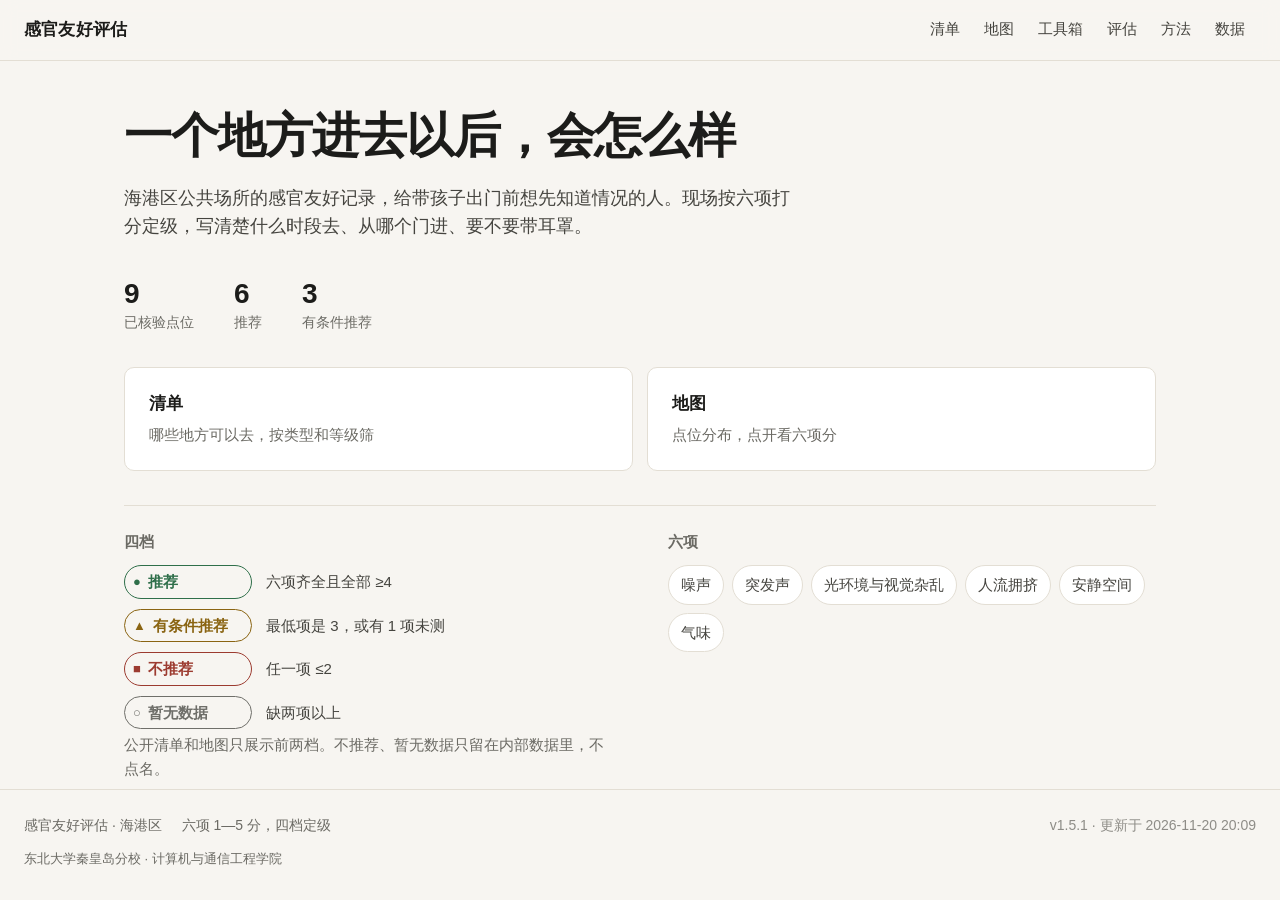
<file: index.html>
<!doctype html>
<html lang="zh-CN">
<head>
<meta charset="utf-8">
<meta name="viewport" content="width=device-width, initial-scale=1">
<title>感官友好评估 · 海港区公共环境</title>
<meta name="description" content="六项观察、四档定级，写清楚哪个时段去、从哪个门进、要不要带耳罩。">
<link rel="stylesheet" href="./assets/css/site.css?v=202611202009">
</head>
<body data-page="index">

<a class="skip" href="#main">跳到正文</a>

<header class="site-head">
  <div class="wrap head-inner">
    <a class="brand" href="./index.html?v=202611202009">感官友好评估</a>
    <nav class="nav" aria-label="主导航">
    <a href="./list.html?v=202611202009">清单</a>
    <a href="./map.html?v=202611202009">地图</a>
    <a href="./tools.html?v=202611202009">工具箱</a>
    <a href="./assess.html?v=202611202009">评估</a>
    <a href="./method.html?v=202611202009">方法</a>
    <a href="./data.html?v=202611202009">数据</a>
  </nav>
  </div>
</header>

<main id="main" class="wrap home">

  <section class="hero">
    <h1>一个地方进去以后，会怎么样</h1>
    <p class="lead">海港区公共场所的感官友好记录，给带孩子出门前想先知道情况的人。现场按六项打分定级，写清楚什么时段去、从哪个门进、要不要带耳罩。</p>
  </section>

  <ul class="stats" id="stats" hidden></ul>

  <div class="entry">
    <a href="./list.html?v=202611202009">
      <span class="entry-title">清单</span>
      <span class="entry-sub">哪些地方可以去，按类型和等级筛</span>
    </a>
    <a href="./map.html?v=202611202009">
      <span class="entry-title">地图</span>
      <span class="entry-sub">点位分布，点开看六项分</span>
    </a>
  </div>

  <div class="home-row">

    <section>
      <h2>四档</h2>
      <ul class="level-legend">
        <li><span class="badge badge-ok"><span class="glyph" aria-hidden="true">●</span>推荐</span><span>六项齐全且全部 ≥4</span></li>
        <li><span class="badge badge-warn"><span class="glyph" aria-hidden="true">▲</span>有条件推荐</span><span>最低项是 3，或有 1 项未测</span></li>
        <li><span class="badge badge-bad"><span class="glyph" aria-hidden="true">■</span>不推荐</span><span>任一项 ≤2</span></li>
        <li><span class="badge badge-none"><span class="glyph" aria-hidden="true">○</span>暂无数据</span><span>缺两项以上</span></li>
      </ul>
      <p class="hint">公开清单和地图只展示前两档。不推荐、暂无数据只留在内部数据里，不点名。</p>
    </section>

    <section>
      <h2>六项</h2>
      <ul class="dims">
        <li><a href="./method.html#dim-noise">噪声</a></li>
        <li><a href="./method.html#dim-surprise">突发声</a></li>
        <li><a href="./method.html#dim-light">光环境与视觉杂乱</a></li>
        <li><a href="./method.html#dim-crowd">人流拥挤</a></li>
        <li><a href="./method.html#dim-quiet">安静空间</a></li>
        <li><a href="./method.html#dim-smell">气味</a></li>
      </ul>
    </section>

  </div>

</main>

<footer class="site-foot">
  <div class="wrap">
    <div class="foot-inner">
      <span>感官友好评估 · 海港区</span>
      <span class="foot-note">六项 1—5 分，四档定级</span>
      <span class="foot-build" id="build"></span>
    </div>
    <p class="foot-school">东北大学秦皇岛分校 · 计算机与通信工程学院</p>
  </div>
</footer>

<script src="./data/points.js?v=202611202009"></script>
<script src="./data/demo-points.js?v=202611202009"></script>
<script src="./data/build.js?v=202611202009"></script>
<script src="./assets/js/core.js?v=202611202009"></script>
<script>
(function () {
  var list = window.SF.points();
  if (!list.length) return;

  var verified = list.filter(function (p) { return p.status === 'verified'; });
  var rec = verified.filter(function (p) { return p.level === 'recommended'; }).length;
  var cond = verified.filter(function (p) { return p.level === 'conditional'; }).length;

  var stats = document.getElementById('stats');
  stats.innerHTML =
    '<li><span class="num">' + verified.length + '</span><span class="lab">已核验点位</span></li>' +
    '<li><span class="num">' + rec + '</span><span class="lab">推荐</span></li>' +
    '<li><span class="num">' + cond + '</span><span class="lab">有条件推荐</span></li>';
  stats.hidden = false;
})();
</script>

</body>
</html>
</file>
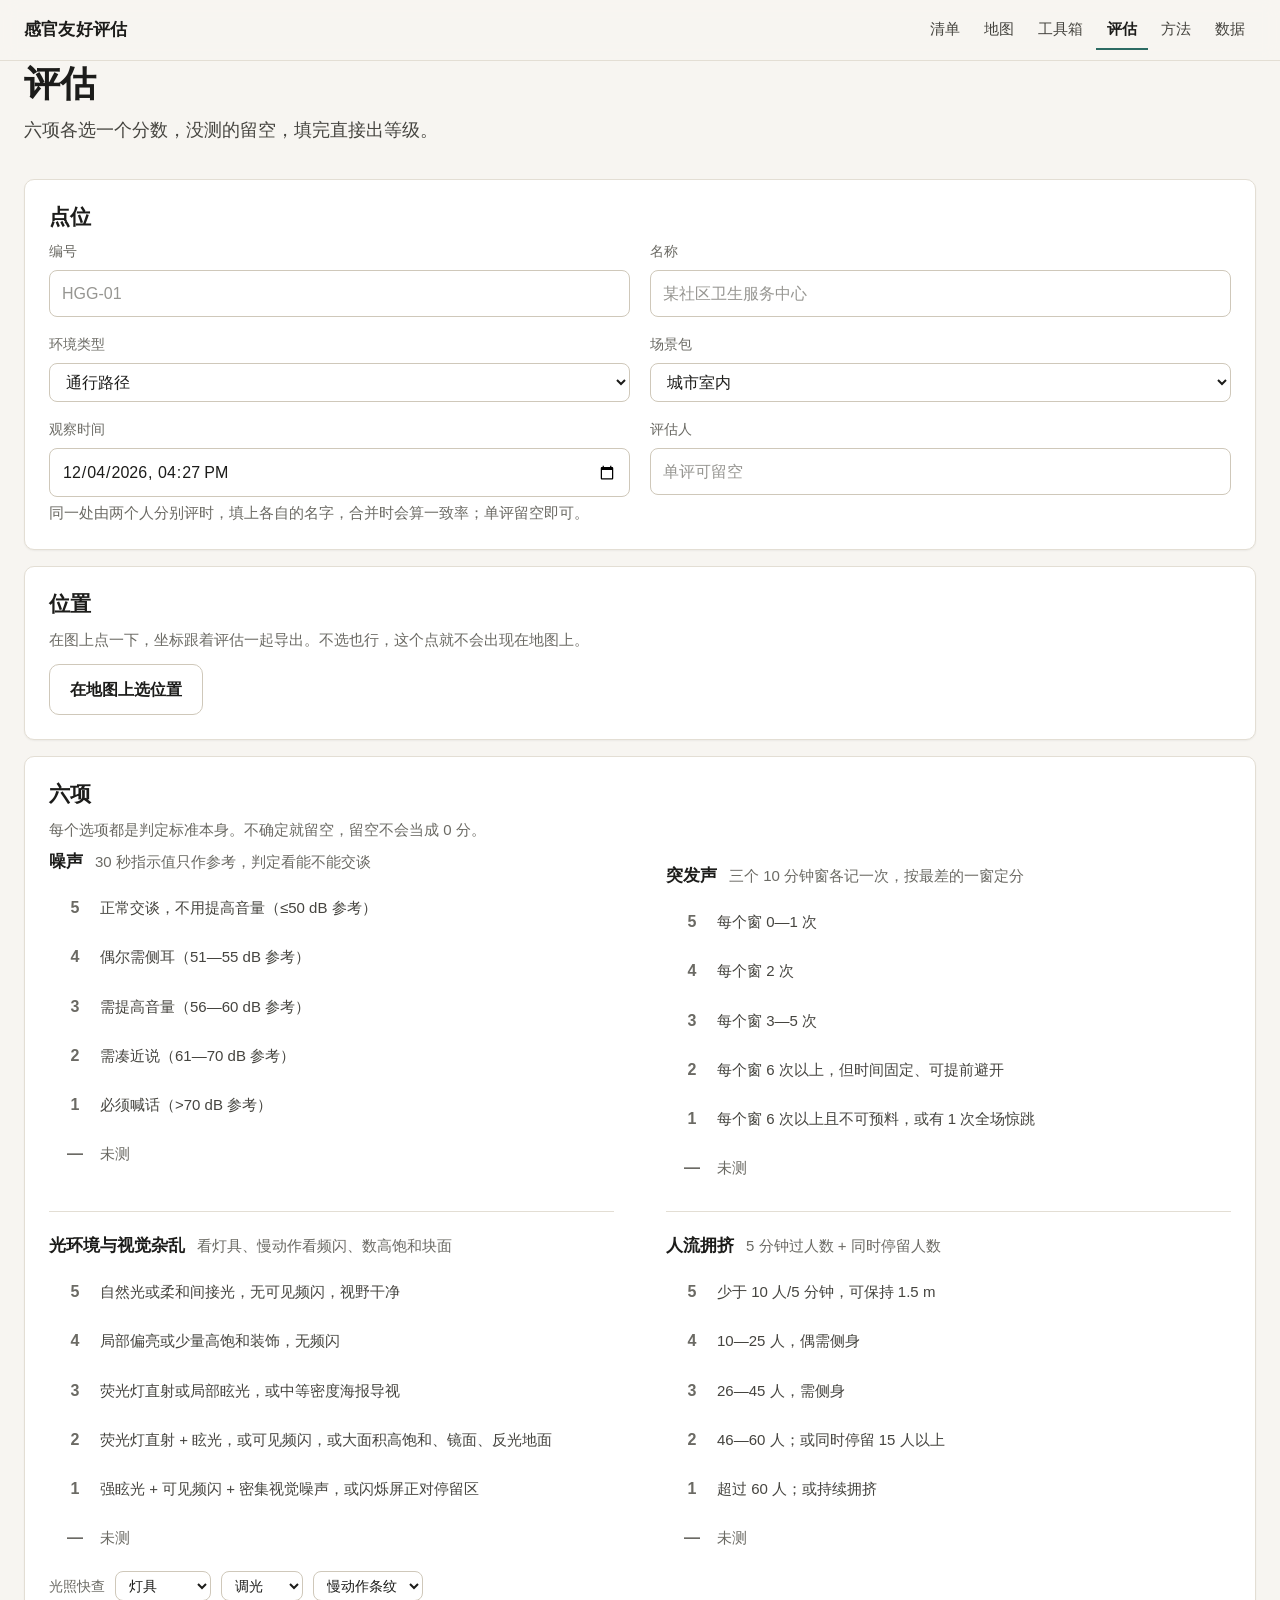
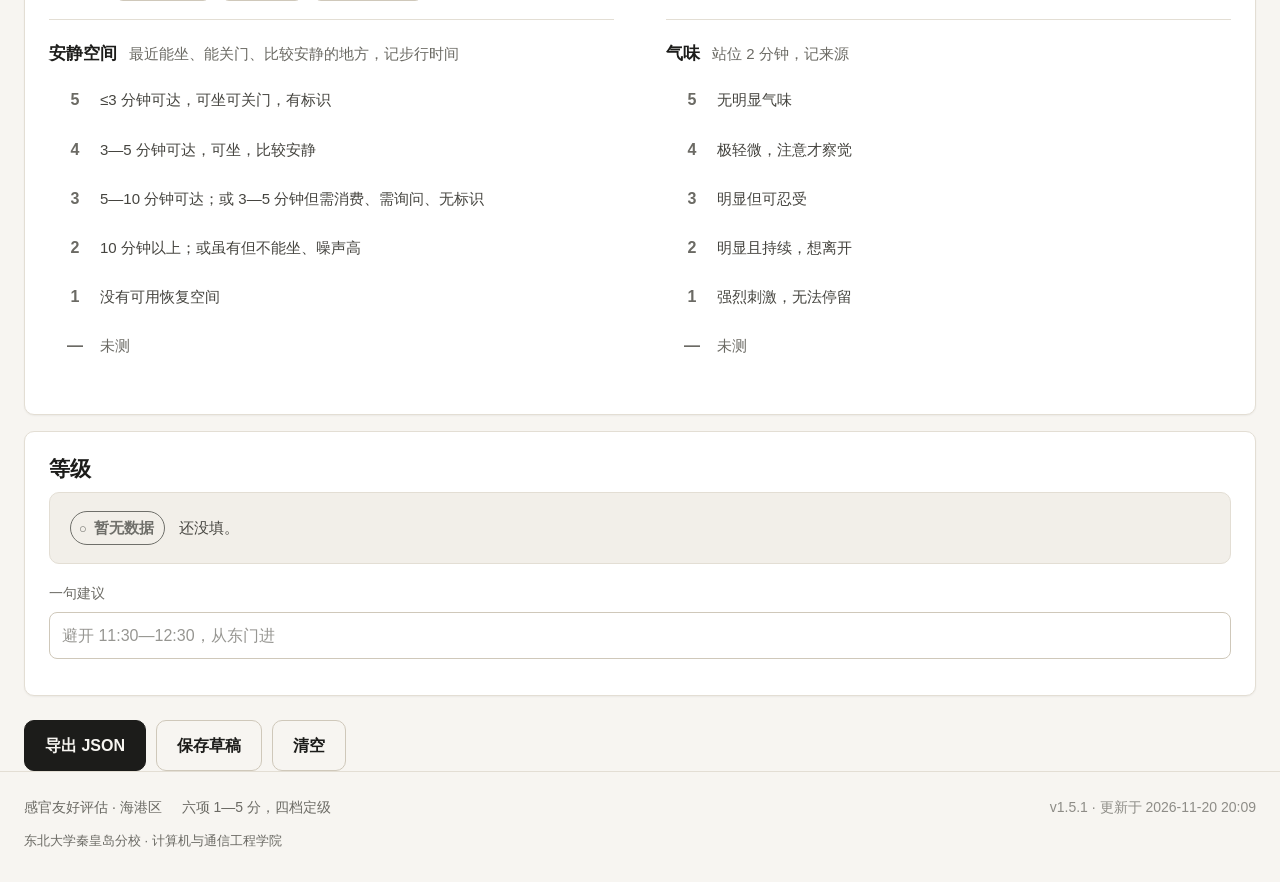
<file: assess.html>
<!doctype html>
<html lang="zh-CN">
<head>
<meta charset="utf-8">
<meta name="viewport" content="width=device-width, initial-scale=1">
<title>评估 · 感官友好评估</title>
<link rel="stylesheet" href="./assets/css/site.css?v=202611202009">
</head>
<body data-page="assess">

<a class="skip" href="#main">跳到正文</a>

<header class="site-head">
  <div class="wrap head-inner">
    <a class="brand" href="./index.html?v=202611202009">感官友好评估</a>
    <nav class="nav" aria-label="主导航">
    <a href="./list.html?v=202611202009">清单</a>
    <a href="./map.html?v=202611202009">地图</a>
    <a href="./tools.html?v=202611202009">工具箱</a>
    <a href="./assess.html?v=202611202009" aria-current="page">评估</a>
    <a href="./method.html?v=202611202009">方法</a>
    <a href="./data.html?v=202611202009">数据</a>
  </nav>
  </div>
</header>

<main id="main" class="wrap wrap-wide">

  <header class="page-head">
    <h1>评估</h1>
    <p class="lead">六项各选一个分数，没测的留空，填完直接出等级。</p>
  </header>

  <form id="form" novalidate>

    <section class="card">
      <h2>点位</h2>
      <div class="grid-2">
        <label class="field">
          <span>编号</span>
          <input name="id" list="place-list" placeholder="HGG-01" autocomplete="off">
        </label>
        <datalist id="place-list"></datalist>
        <label class="field">
          <span>名称</span>
          <input name="name" placeholder="某社区卫生服务中心" autocomplete="off">
        </label>
        <label class="field">
          <span>环境类型</span>
          <select name="envType" id="envType"></select>
        </label>
        <label class="field">
          <span>场景包</span>
          <select name="scenario" id="scenario"></select>
        </label>
        <label class="field">
          <span>观察时间</span>
          <input type="datetime-local" name="observedAt">
        </label>
        <label class="field">
          <span>评估人</span>
          <input name="rater" placeholder="单评可留空" autocomplete="off">
        </label>
      </div>
      <p class="hint">同一处由两个人分别评时，填上各自的名字，合并时会算一致率；单评留空即可。</p>
    </section>

    <section class="card">
      <h2>位置</h2>
      <p class="hint">在图上点一下，坐标跟着评估一起导出。不选也行，这个点就不会出现在地图上。</p>
      <div class="actions" style="margin-top:12px">
        <button type="button" class="btn btn-ghost" id="pick-open">在地图上选位置</button>
      </div>
      <div id="pick-wrap" hidden style="margin-top:14px">
        <div id="picker" class="picker"></div>
        <p class="hint" id="pick-val">坐标：未选</p>
        <div class="grid-2" style="margin-top:12px">
          <label class="field">
            <span>x</span>
            <input id="pick-x" type="number" inputmode="numeric" placeholder="412" autocomplete="off">
          </label>
          <label class="field">
            <span>y</span>
            <input id="pick-y" type="number" inputmode="numeric" placeholder="236" autocomplete="off">
          </label>
        </div>
        <p class="hint">地图加载不出来时，直接填 x / y 也可以。</p>
        <p class="hint">底图 © <a href="https://www.openstreetmap.org/copyright" rel="noopener">OpenStreetMap contributors</a>，ODbL 1.0。</p>
        <div class="actions" style="margin-top:10px">
          <button type="button" class="btn btn-ghost" id="pick-clear">清除位置</button>
        </div>
      </div>
    </section>

    <section class="card">
      <h2>六项</h2>
      <p class="hint">每个选项都是判定标准本身。不确定就留空，留空不会当成 0 分。</p>
      <div id="dims"></div>
    </section>

    <section class="card">
      <h2>等级</h2>
      <div class="result" id="result" aria-live="polite">
        <span class="badge badge-none"><span class="glyph" aria-hidden="true">○</span>暂无数据</span>
        <span class="result-text">还没填。</span>
      </div>
      <div id="result-bars"></div>
      <label class="field" style="margin-top:18px">
        <span>一句建议</span>
        <input name="note" placeholder="避开 11:30—12:30，从东门进" autocomplete="off">
      </label>
      <p class="hint" id="tools-note" style="margin-top:12px"></p>
    </section>

    <div class="actions">
      <button type="button" class="btn" id="export">导出 JSON</button>
      <button type="button" class="btn btn-ghost" id="save">保存草稿</button>
      <button type="button" class="btn btn-ghost" id="clear">清空</button>
    </div>

  </form>

</main>

<footer class="site-foot">
  <div class="wrap">
    <div class="foot-inner">
      <span>感官友好评估 · 海港区</span>
      <span class="foot-note">六项 1—5 分，四档定级</span>
      <span class="foot-build" id="build"></span>
    </div>
    <p class="foot-school">东北大学秦皇岛分校 · 计算机与通信工程学院</p>
  </div>
</footer>

<script src="./data/points.js?v=202611202009"></script>
<script src="./data/demo-points.js?v=202611202009"></script>
<script src="./data/places.js?v=202611202009"></script>
<script src="./data/landmarks.js?v=202611202009"></script>
<script src="./data/labels.js?v=202611202009"></script>
<script src="./data/labels-detail.js?v=202611202009"></script>
<script src="./data/build.js?v=202611202009"></script>
<script src="./assets/js/core.js?v=202611202009"></script>
<script src="./assets/js/maplabels.js?v=202611202009"></script>
<script src="./assets/js/picker.js?v=202611202009"></script>
<script src="./assets/js/assess.js?v=202611202009"></script>

</body>
</html>
</file>
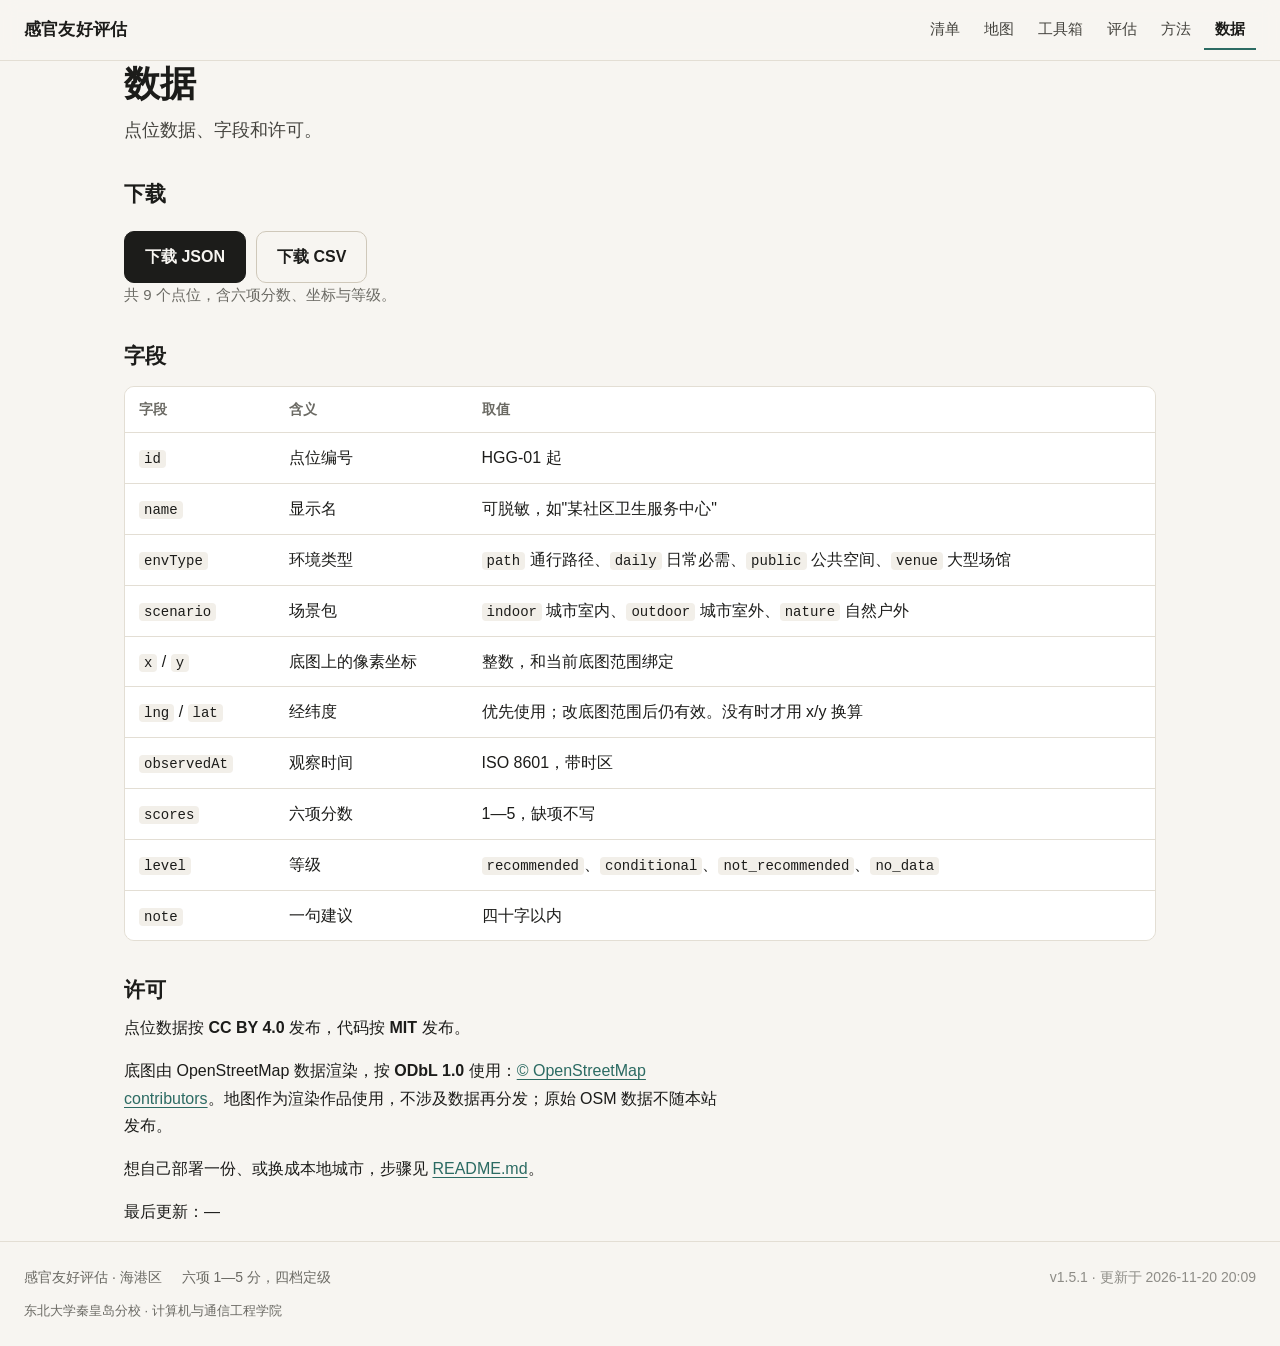
<file: data.html>
<!doctype html>
<html lang="zh-CN">
<head>
<meta charset="utf-8">
<meta name="viewport" content="width=device-width, initial-scale=1">
<title>数据 · 感官友好评估</title>
<link rel="stylesheet" href="./assets/css/site.css?v=202611202009">
</head>
<body data-page="data">

<a class="skip" href="#main">跳到正文</a>

<header class="site-head">
  <div class="wrap head-inner">
    <a class="brand" href="./index.html?v=202611202009">感官友好评估</a>
    <nav class="nav" aria-label="主导航">
    <a href="./list.html?v=202611202009">清单</a>
    <a href="./map.html?v=202611202009">地图</a>
    <a href="./tools.html?v=202611202009">工具箱</a>
    <a href="./assess.html?v=202611202009">评估</a>
    <a href="./method.html?v=202611202009">方法</a>
    <a href="./data.html?v=202611202009" aria-current="page">数据</a>
  </nav>
  </div>
</header>

<main id="main" class="wrap">

  <header class="page-head">
    <h1>数据</h1>
    <p class="lead">点位数据、字段和许可。</p>
  </header>

  <h2>下载</h2>
  <div class="prose">
    <p id="dl-empty">还没有公开点位，暂时没有可下载的数据。</p>
    <div class="actions" id="dl-actions" hidden>
      <button type="button" class="btn" id="dl-json">下载 JSON</button>
      <button type="button" class="btn btn-ghost" id="dl-csv">下载 CSV</button>
    </div>
    <p class="hint" id="dl-count"></p>
  </div>

  <h2>字段</h2>
  <div class="table-scroll">
    <table>
      <thead>
        <tr><th>字段</th><th>含义</th><th>取值</th></tr>
      </thead>
      <tbody>
        <tr><td><code>id</code></td><td>点位编号</td><td>HGG-01 起</td></tr>
        <tr><td><code>name</code></td><td>显示名</td><td>可脱敏，如"某社区卫生服务中心"</td></tr>
        <tr><td><code>envType</code></td><td>环境类型</td><td><code>path</code> 通行路径、<code>daily</code> 日常必需、<code>public</code> 公共空间、<code>venue</code> 大型场馆</td></tr>
        <tr><td><code>scenario</code></td><td>场景包</td><td><code>indoor</code> 城市室内、<code>outdoor</code> 城市室外、<code>nature</code> 自然户外</td></tr>
        <tr><td><code>x</code> / <code>y</code></td><td>底图上的像素坐标</td><td>整数，和当前底图范围绑定</td></tr>
        <tr><td><code>lng</code> / <code>lat</code></td><td>经纬度</td><td>优先使用；改底图范围后仍有效。没有时才用 x/y 换算</td></tr>
        <tr><td><code>observedAt</code></td><td>观察时间</td><td>ISO 8601，带时区</td></tr>
        <tr><td><code>scores</code></td><td>六项分数</td><td>1—5，缺项不写</td></tr>
        <tr><td><code>level</code></td><td>等级</td><td><code>recommended</code>、<code>conditional</code>、<code>not_recommended</code>、<code>no_data</code></td></tr>
        <tr><td><code>note</code></td><td>一句建议</td><td>四十字以内</td></tr>
      </tbody>
    </table>
  </div>

  <h2>许可</h2>
  <div class="prose">
    <p>点位数据按 <strong>CC BY 4.0</strong> 发布，代码按 <strong>MIT</strong> 发布。</p>
    <p>底图由 OpenStreetMap 数据渲染，按 <strong>ODbL 1.0</strong> 使用：<a href="https://www.openstreetmap.org/copyright" rel="noopener">© OpenStreetMap contributors</a>。地图作为渲染作品使用，不涉及数据再分发；原始 OSM 数据不随本站发布。</p>
    <p>想自己部署一份、或换成本地城市，步骤见 <a href="./README.md">README.md</a>。</p>
    <p>最后更新：—</p>
  </div>

</main>

<footer class="site-foot">
  <div class="wrap">
    <div class="foot-inner">
      <span>感官友好评估 · 海港区</span>
      <span class="foot-note">六项 1—5 分，四档定级</span>
      <span class="foot-build" id="build"></span>
    </div>
    <p class="foot-school">东北大学秦皇岛分校 · 计算机与通信工程学院</p>
  </div>
</footer>

<script src="./data/points.js?v=202611202009"></script>
<script src="./data/demo-points.js?v=202611202009"></script>
<script src="./data/build.js?v=202611202009"></script>
<script src="./assets/js/core.js?v=202611202009"></script>
<script>
(function () {
  var pts = window.SF.points();
  if (!pts.length) return;

  document.getElementById('dl-empty').hidden = true;
  document.getElementById('dl-actions').hidden = false;
  document.getElementById('dl-count').textContent = '共 ' + pts.length + ' 个点位，含六项分数、坐标与等级。';

  function save(name, text, type) {
    var blob = new Blob([text], { type: type });
    var a = document.createElement('a');
    a.href = URL.createObjectURL(blob);
    a.download = name;
    document.body.appendChild(a);
    a.click();
    a.remove();
    setTimeout(function () { URL.revokeObjectURL(a.href); }, 1000);
  }

  var today = new Date().toISOString().slice(0, 10);

  document.getElementById('dl-json').addEventListener('click', function () {
    save('感官友好点位-' + today + '.json', JSON.stringify(pts, null, 2), 'application/json');
  });

  document.getElementById('dl-csv').addEventListener('click', function () {
    var dims = window.SF.DIMS.map(function (d) { return d.id; });
    var head = ['id', 'name', 'envType', 'x', 'y', 'observedAt', 'level'].concat(dims).concat(['note']);
    var rows = [head.join(',')];
    pts.forEach(function (p) {
      var line = [p.id, p.name, p.envType, p.x, p.y, p.observedAt, p.level];
      dims.forEach(function (d) { line.push(p.scores && p.scores[d] != null ? p.scores[d] : ''); });
      line.push(p.note || '');
      rows.push(line.map(function (v) {
        var s = v == null ? '' : String(v);
        return /[",\n]/.test(s) ? '"' + s.replace(/"/g, '""') + '"' : s;
      }).join(','));
    });
    save('感官友好点位-' + today + '.csv', '\uFEFF' + rows.join('\n'), 'text/csv');
  });
})();
</script>

</body>
</html>
</file>
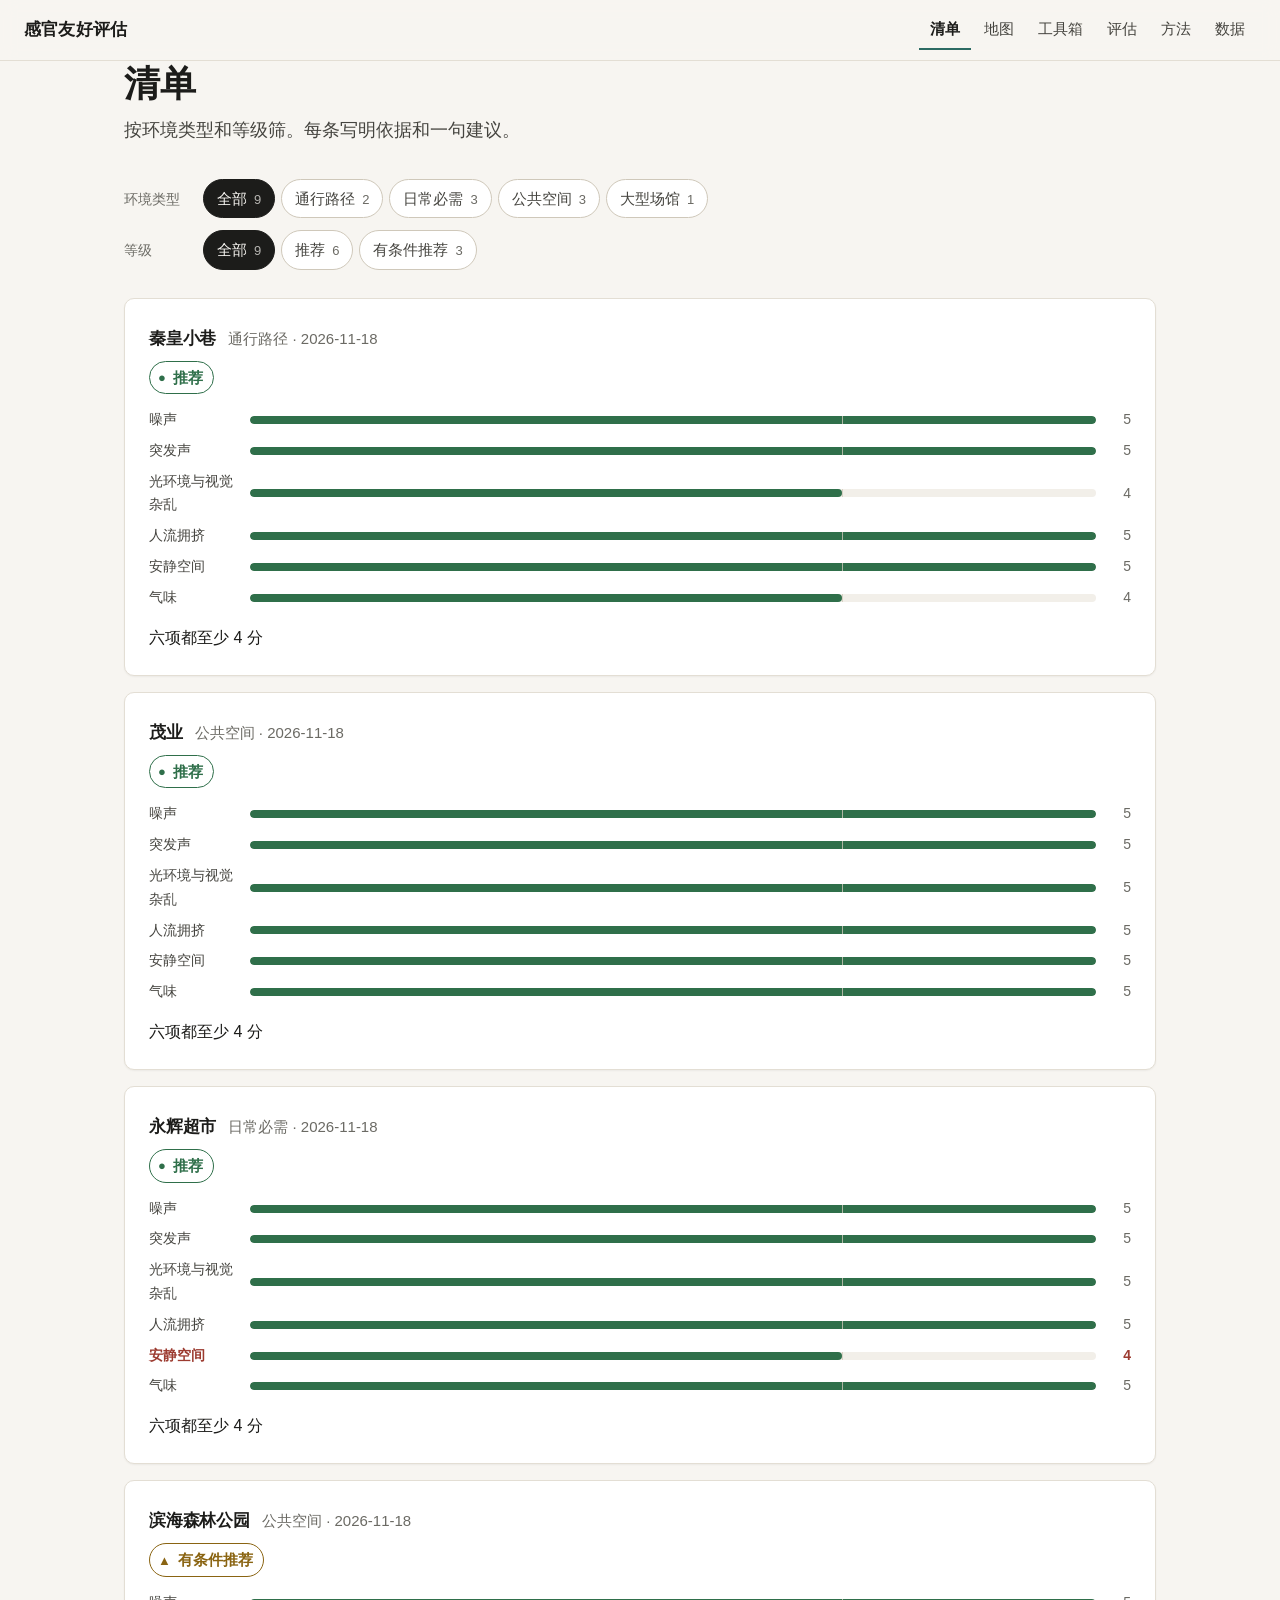
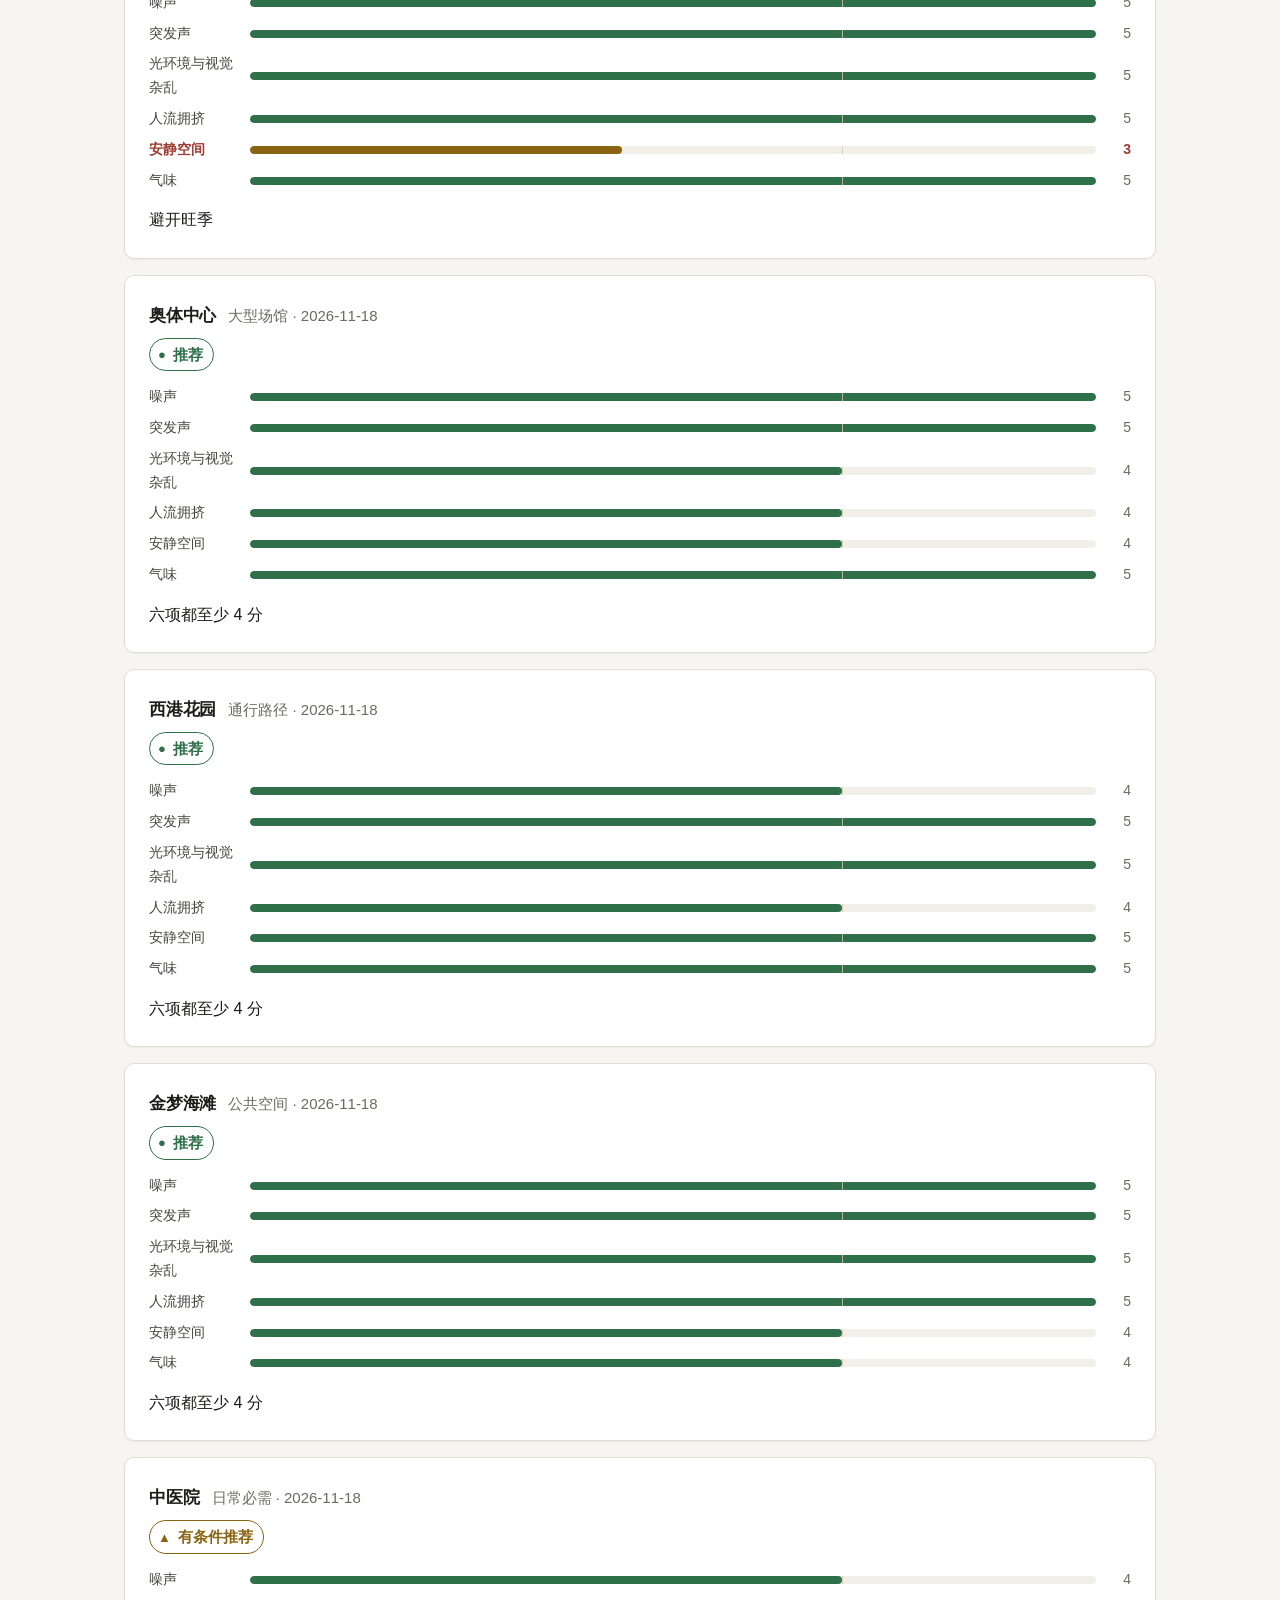
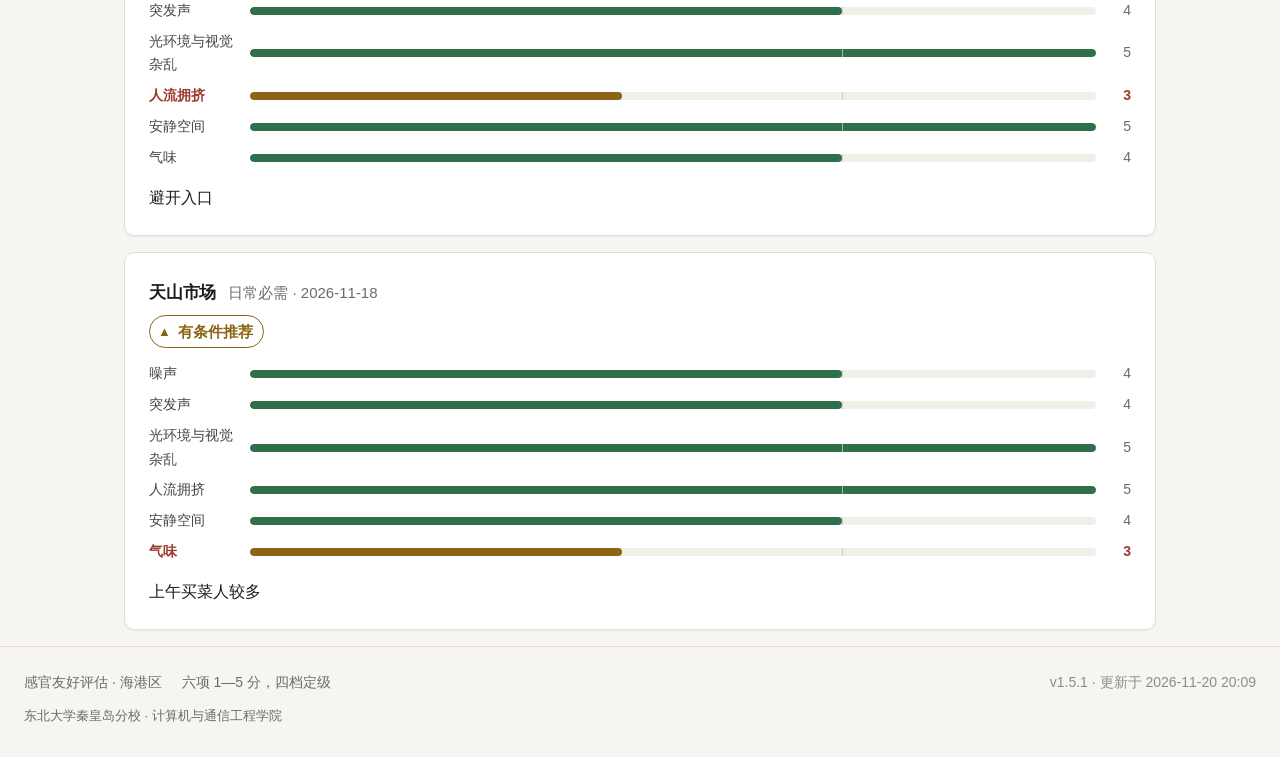
<file: list.html>
<!doctype html>
<html lang="zh-CN">
<head>
<meta charset="utf-8">
<meta name="viewport" content="width=device-width, initial-scale=1">
<title>清单 · 感官友好评估</title>
<link rel="stylesheet" href="./assets/css/site.css?v=202611202009">
</head>
<body data-page="list">

<a class="skip" href="#main">跳到正文</a>

<header class="site-head">
  <div class="wrap head-inner">
    <a class="brand" href="./index.html?v=202611202009">感官友好评估</a>
    <nav class="nav" aria-label="主导航">
    <a href="./list.html?v=202611202009" aria-current="page">清单</a>
    <a href="./map.html?v=202611202009">地图</a>
    <a href="./tools.html?v=202611202009">工具箱</a>
    <a href="./assess.html?v=202611202009">评估</a>
    <a href="./method.html?v=202611202009">方法</a>
    <a href="./data.html?v=202611202009">数据</a>
  </nav>
  </div>
</header>

<main id="main" class="wrap">

  <header class="page-head">
    <h1>清单</h1>
    <p class="lead">按环境类型和等级筛。每条写明依据和一句建议。</p>
  </header>

  <div class="filters" id="filters" hidden></div>
  <div id="results"><div class="empty">还没有点位。</div></div>

</main>

<footer class="site-foot">
  <div class="wrap">
    <div class="foot-inner">
      <span>感官友好评估 · 海港区</span>
      <span class="foot-note">六项 1—5 分，四档定级</span>
      <span class="foot-build" id="build"></span>
    </div>
    <p class="foot-school">东北大学秦皇岛分校 · 计算机与通信工程学院</p>
  </div>
</footer>

<script src="./data/points.js?v=202611202009"></script>
<script src="./data/demo-points.js?v=202611202009"></script>
<script src="./data/build.js?v=202611202009"></script>
<script src="./assets/js/core.js?v=202611202009"></script>
<script>
(function () {
  var SF = window.SF;
  // 公开页只展示"推荐 / 有条件推荐"，其余等级留在内部数据里
  var PUBLIC = { recommended: 1, conditional: 1 };
  var data = SF.points().filter(function (p) { return PUBLIC[p.level]; });
  var filters = document.getElementById('filters');
  var host = document.getElementById('results');
  var state = { envType: '', level: '' };

  var GROUPS = [
    {
      key: 'envType',
      label: '环境类型',
      options: [{ v: '', t: '全部' }].concat(SF.ENV_TYPES.map(function (t) {
        return { v: t.id, t: t.name };
      }))
    },
    {
      key: 'level',
      label: '等级',
      options: [
        { v: '', t: '全部' },
        { v: 'recommended', t: '推荐' },
        { v: 'conditional', t: '有条件推荐' }
      ]
    }
  ];

  function card(p) {
    var lv = SF.LEVELS[p.level] || SF.LEVELS.no_data;
    var type = (SF.ENV_TYPES.filter(function (t) { return t.id === p.envType; })[0] || {}).name || '';
    return '<article class="card">' +
      '<div class="dim-head"><h2 style="margin:0;font-size:1.0625rem">' + SF.esc(p.name) + '</h2>' +
      '<span class="hint">' + SF.esc(type) + ' · ' + SF.fmtDate(p.observedAt) + '</span></div>' +
      '<p style="margin:10px 0 0"><span class="badge badge-' + lv.cls + '">' +
      '<span class="glyph" aria-hidden="true">' + lv.glyph + '</span>' + lv.label + '</span></p>' +
      SF.scoreBars(p.scores) +
      '<p class="prose" style="margin:14px 0 0">' + SF.esc(p.note || lv.text) + '</p>' +
      '</article>';
  }

  function render() {
    var list = data.filter(function (p) {
      return (!state.envType || p.envType === state.envType) &&
             (!state.level || p.level === state.level);
    });
    if (!list.length) {
      host.innerHTML = '<div class="empty">没有符合条件的点位。</div>';
      return;
    }
    host.innerHTML = list.map(card).join('');
  }

  function updateChips() {
    SF.$$('.chip', filters).forEach(function (btn) {
      var key = btn.getAttribute('data-filter');
      var val = btn.getAttribute('data-value');
      var n = data.filter(function (p) {
        var self = !val || p[key] === val;
        var other = key === 'envType'
          ? (!state.level || p.level === state.level)
          : (!state.envType || p.envType === state.envType);
        return self && other;
      }).length;
      btn.querySelector('.count').textContent = n;
      btn.setAttribute('aria-pressed', state[key] === val ? 'true' : 'false');
    });
  }

  if (!data.length) {
    host.innerHTML = '<div class="empty">还没有点位。</div>';
    return;
  }

  filters.hidden = false;
  filters.innerHTML = GROUPS.map(function (g) {
    return '<div class="filter-row">' +
      '<span class="filter-label">' + g.label + '</span>' +
      '<div class="group" role="group" aria-label="' + g.label + '">' +
      g.options.map(function (o) {
        return '<button type="button" class="chip" data-filter="' + g.key +
          '" data-value="' + o.v + '" aria-pressed="false">' + o.t +
          '<span class="count">0</span></button>';
      }).join('') +
      '</div></div>';
  }).join('');

  filters.addEventListener('click', function (e) {
    var btn = e.target.closest('.chip');
    if (!btn) return;
    state[btn.getAttribute('data-filter')] = btn.getAttribute('data-value');
    updateChips();
    render();
  });

  updateChips();
  render();
})();
</script>

</body>
</html>
</file>
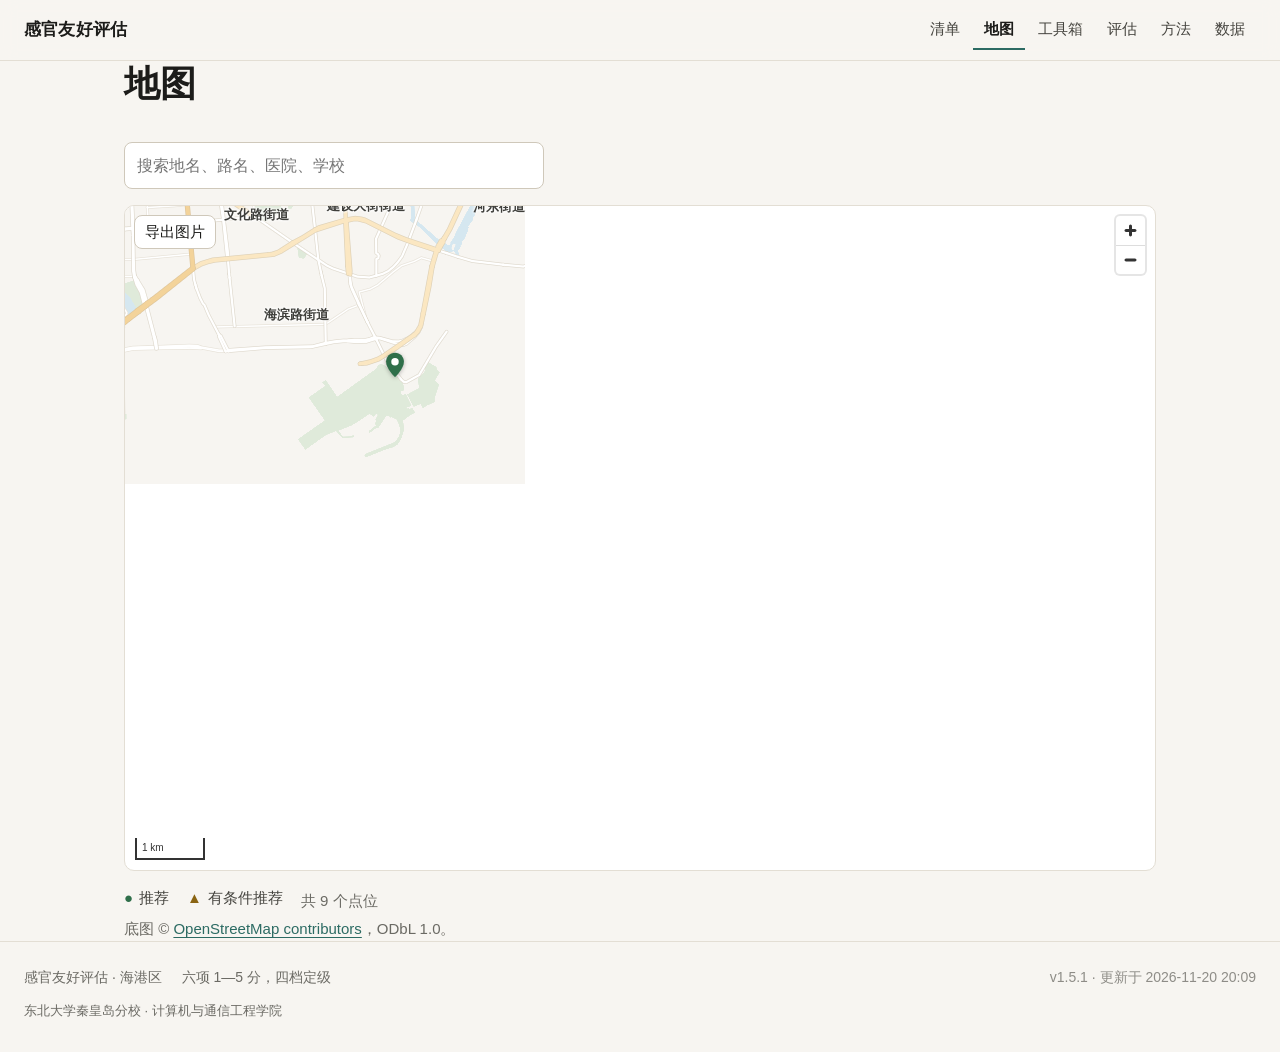
<file: map.html>
<!doctype html>
<html lang="zh-CN">
<head>
<meta charset="utf-8">
<meta name="viewport" content="width=device-width, initial-scale=1">
<title>地图 · 感官友好评估</title>
<link rel="stylesheet" href="./assets/vendor/maplibre/maplibre-gl.css?v=202611202009">
<link rel="stylesheet" href="./assets/css/site.css?v=202611202009">
<script>
/* 先把底图数据拉起来，和地图库并行，不用等库下载完 */
window.__sfBaseParts = ["./data/map-base-area.geojson?v=202611202009", "./data/map-base-road.geojson?v=202611202009"].map(function (u) {
  return fetch(u, { priority: "high" }).then(function (r) { return r.json(); });
});
</script>
</head>
<body data-page="map">

<a class="skip" href="#main">跳到正文</a>

<header class="site-head">
  <div class="wrap head-inner">
    <a class="brand" href="./index.html?v=202611202009">感官友好评估</a>
    <nav class="nav" aria-label="主导航">
      <a href="./list.html?v=202611202009">清单</a>
      <a href="./map.html?v=202611202009" aria-current="page">地图</a>
      <a href="./tools.html?v=202611202009">工具箱</a>
      <a href="./assess.html?v=202611202009">评估</a>
      <a href="./method.html?v=202611202009">方法</a>
      <a href="./data.html?v=202611202009">数据</a>
    </nav>
  </div>
</header>

<main id="main" class="wrap">

  <header class="page-head">
    <h1>地图</h1>
  </header>

  <div class="map-search">
    <input type="search" id="q" placeholder="搜索地名、路名、医院、学校" autocomplete="off" aria-label="搜索地图上的名字">
    <ul id="q-list" class="q-list" hidden></ul>
  </div>

  <div class="map-wrap">
    <div id="map" class="map-shell ml-shell" role="application" aria-label="海港区点位地图，可拖动和缩放">
      <img id="map-fallback" class="map-fallback" src="./assets/img/haigang.svg" alt="">
    </div>
    <div class="map-tools">
      <button type="button" id="export-png">导出图片</button>
      <button type="button" id="pick-toggle" hidden>标点</button>
    </div>
  </div>

  <ul class="legend">
    <li><span class="mark ok" aria-hidden="true">●</span>推荐</li>
    <li><span class="mark warn" aria-hidden="true">▲</span>有条件推荐</li>
    <li class="hint" id="shown"></li>
  </ul>

  <p class="hint">底图 © <a href="https://www.openstreetmap.org/copyright" rel="noopener">OpenStreetMap contributors</a>，ODbL 1.0。</p>

  <p class="hint" id="empty" hidden>还没有点位。</p>

  <div id="pick-panel" class="card" hidden>
    <p class="hint">标点模式：在地图上点一下，坐标就出来了，填进 places.csv 的 x/y 列。</p>
    <p><strong id="pick-coord">—</strong></p>
    <button type="button" class="btn btn-ghost" id="pick-copy">复制坐标</button>
  </div>

  <aside id="card" class="card" hidden aria-live="polite"></aside>

</main>

<footer class="site-foot">
  <div class="wrap">
    <div class="foot-inner">
      <span>感官友好评估 · 海港区</span>
      <span class="foot-note">六项 1—5 分，四档定级</span>
      <span class="foot-build" id="build"></span>
    </div>
    <p class="foot-school">东北大学秦皇岛分校 · 计算机与通信工程学院</p>
  </div>
</footer>

<script src="./data/points.js?v=202611202009"></script>
<script src="./data/demo-points.js?v=202611202009"></script>
<script src="./data/landmarks.js?v=202611202009"></script>
<script src="./data/labels.js?v=202611202009"></script>
<script src="./data/labels-detail.js?v=202611202009"></script>
<script src="./data/build.js?v=202611202009"></script>
<script src="./assets/js/core.js?v=202611202009"></script>

<script src="./assets/vendor/maplibre/maplibre-gl.js?v=202611202009"></script>
<script type="module">
const maplibregl = window.maplibregl;
import { BOUNDS, toLngLat, toXY, emptyStyle, loadBase, loadDetail, addBaseLayers, addDetailLayers } from './assets/js/map-style.mjs?v=202611202009';

const SF = window.SF;

const points = SF.points().filter(p => p.level === 'recommended' || p.level === 'conditional');
const hasRecommended = points.some(p => p.level === 'recommended');
// 点位少的时候全部显示，不必等放大（分级显示是为了多点点位时防挤）
const showAllPoints = points.length <= 12;

const cardHost = document.getElementById('card');
const shown = document.getElementById('shown');
const empty = document.getElementById('empty');

const map = new maplibregl.Map({
  container: 'map',
  style: emptyStyle(),
  bounds: BOUNDS,
  fitBoundsOptions: { padding: 10 },
  attributionControl: false,
  dragRotate: false,
  pitchWithRotate: false,
  preserveDrawingBuffer: true
});

window.__sfmap = map;
map.addControl(new maplibregl.NavigationControl({ showCompass: false }), 'top-right');
map.addControl(new maplibregl.ScaleControl({ unit: 'metric' }), 'bottom-left');

let z0 = 13;

map.on('load', async () => {
  z0 = map.getZoom();
  const base = await loadBase();
  addBaseLayers(map, z0, base);

  var fb = document.getElementById('map-fallback');
  if (fb) fb.remove();

  startOverlay();
  updateLegend();
  initSearch();

  // 底图就绪后再显示点位与名称，避免和静态占位图错位
  var overlayEl = document.querySelector('.ml-overlay');
  if (overlayEl) overlayEl.classList.add('is-ready');

  // 细节层体积大，放大到一定程度才取
  let detailAdded = false;
  let detailLoading = false;
  async function ensureDetail() {
    if (detailAdded || detailLoading) return;
    detailLoading = true;
    try {
      const detail = await loadDetail();
      addDetailLayers(map, z0, detail);
      detailAdded = true;
    } finally {
      detailLoading = false;
    }
  }
  map.on('zoom', () => {
    if (!detailAdded && map.getZoom() >= z0 + 0.8) ensureDetail();
  });
});

/* ---------- 叠层：标签 + 点位 ---------- */

let overlay = null;
let labelNodes = [];
let pointNodes = [];

function zoomToScale(z) { return Math.pow(2, z - z0); }

function tiersAt(s) {
  if (s < 2) return [1];
  if (s < 4) return [2];
  if (s < 8) return [2, 3];
  return [2, 3, 4];
}

function startOverlay() {
  const host = document.getElementById('map');
  const layer = document.createElement('div');
  layer.className = 'ml-overlay';
  host.appendChild(layer);
  overlay = layer;

  const all = (window.SF_LABELS || []).concat(window.SF_LABELS_DETAIL || []);
  labelNodes = all.map(l => {
    const el = document.createElement('span');
    el.className = 'ml-lbl t' + l.t;
    el.textContent = l.n;
    el.style.display = 'none';
    layer.appendChild(el);
    return { el, ll: toLngLat(l.x, l.y), t: l.t };
  });

  pointNodes = points
    .filter(p => isFinite(Number(p.x)) && isFinite(Number(p.y)))
    .map(p => {
      const el = document.createElement('button');
      el.type = 'button';
      el.className = 'ml-pin ' + (p.level === 'recommended' ? 'ok' : 'warn');
      el.title = p.name;
      el.innerHTML = p.level === 'recommended'
        ? '<svg viewBox="0 0 24 32" aria-hidden="true"><path d="M12 1C5.9 1 1 5.9 1 12c0 8.6 11 19 11 19s11-10.4 11-19C23 5.9 18.1 1 12 1z"/><circle cx="12" cy="12" r="4.6" fill="#fff"/></svg>'
        : '<svg viewBox="0 0 24 32" aria-hidden="true"><path d="M12 1C5.9 1 1 5.9 1 12c0 8.6 11 19 11 19s11-10.4 11-19C23 5.9 18.1 1 12 1z"/><path d="M12 7.6l4.6 8H7.4z" fill="#fff"/></svg>';
      el.addEventListener('click', () => { showCard(p); showPopup(p, ll); });
      layer.appendChild(el);
      const ll = (p.lng != null && p.lat != null) ? [Number(p.lng), Number(p.lat)] : toLngLat(Number(p.x), Number(p.y));
      return { el, ll, p };
    });

  map.on('move', function () { renderPins(); scheduleOverlay(); });
  map.on('zoom', function () { renderPins(); scheduleOverlay(); });
  map.on('moveend', function () { renderPins(); renderOverlay(); });
  map.on('zoomend', function () { renderPins(); renderOverlay(); });
  map.on('resize', function () { renderPins(); renderOverlay(); });
  scheduleOverlay();

  if (!points.length) empty.hidden = false;
}

let overlayTimer = 0;
function scheduleOverlay() {
  if (overlayTimer) return;
  overlayTimer = setTimeout(function () { overlayTimer = 0; renderOverlay(); }, 16);
}

// 点位很少，直接跟随地图同步更新，避免拖动/缩放时落后于底图
function renderPins() {
  if (!pointNodes.length) return;
  const s = zoomToScale(map.getZoom());
  for (const n of pointNodes) {
    const p = map.project(n.ll);
    const visible = showAllPoints || s >= 1.6 || n.p.level === 'recommended' || !hasRecommended;
    if (!visible) { n.el.style.display = 'none'; continue; }
    n.el.style.display = '';
    n.el.style.left = p.x + 'px';
    n.el.style.top = p.y + 'px';
  }
}

function renderOverlay() {
  overlayTimer = 0;
  const size = map.getCanvas().getBoundingClientRect();
  const s = zoomToScale(map.getZoom());
  const want = tiersAt(s);
  const placed = [];

  for (const n of labelNodes) {
    if (want.indexOf(n.t) < 0) { n.el.style.display = 'none'; continue; }
    if (placed.length >= 70) { n.el.style.display = 'none'; continue; }

    const p = map.project(n.ll);
    if (p.x < -100 || p.x > size.width + 100 || p.y < -30 || p.y > size.height + 30) {
      n.el.style.display = 'none';
      continue;
    }

    const w = n.el.textContent.length * (n.t === 1 ? 14 : 12) * 0.95;
    const h = n.t === 1 ? 17 : 14;
    const pad = 3;
    const box = { x1: p.x - w / 2 - pad, x2: p.x + w / 2 + pad, y1: p.y - h / 2 - pad, y2: p.y + h / 2 + pad };

    let hit = false;
    for (const b of placed) {
      if (box.x1 < b.x2 && box.x2 > b.x1 && box.y1 < b.y2 && box.y2 > b.y1) { hit = true; break; }
    }
    if (hit) { n.el.style.display = 'none'; continue; }

    placed.push(box);
    n.el.style.display = '';
    n.el.style.left = p.x + 'px';
    n.el.style.top = p.y + 'px';
  }

  renderPins();
}

function updateLegend() {
  if (!points.length) { shown.textContent = ''; return; }
  shown.textContent = '共 ' + points.length + ' 个点位';
}

let popup = null;
let sheet = null;

function infoHtml(p) {
  const lv = SF.LEVELS[p.level] || SF.LEVELS.no_data;
  const rows = SF.DIMS.map(function (d) {
    var v = p.scores && p.scores[d.id];
    return '<span class="pop-dim">' + SF.esc(d.name) + '<b>' + (v == null ? '—' : v) + '</b></span>';
  }).join('');

  return '<div class="pop-in"><strong>' + SF.esc(p.name) + '</strong>' +
    '<span class="badge badge-' + lv.cls + '"><span class="glyph" aria-hidden="true">' + lv.glyph + '</span>' + lv.label + '</span>' +
    '<div class="pop-dims">' + rows + '</div>' +
    (p.note ? '<p class="pop-note">' + SF.esc(p.note) + '</p>' : '') +
    '</div>';
}

function isNarrow() {
  return window.matchMedia('(max-width: 760px)').matches;
}

function showPopup(p, ll) {
  // 手机端用地图内底部卡片，避免弹窗被地图边界裁掉
  if (isNarrow()) {
    if (!sheet) {
      sheet = document.createElement('div');
      sheet.className = 'map-sheet';
      sheet.hidden = true;
      document.querySelector('.map-wrap').appendChild(sheet);
      sheet.addEventListener('click', function (e) {
        if (e.target.classList.contains('map-sheet-close')) sheet.hidden = true;
      });
    }
    sheet.innerHTML = '<button type="button" class="map-sheet-close" aria-label="关闭">×</button>' + infoHtml(p);
    sheet.hidden = false;
    return;
  }

  if (!popup) {
    popup = new maplibregl.Popup({ offset: 30, closeButton: true, maxWidth: '300px', className: 'sf-popup' });
  }
  popup.setLngLat(ll).setHTML(infoHtml(p)).addTo(map);
}

function showCard(p) {
  const lv = SF.LEVELS[p.level] || SF.LEVELS.no_data;
  const type = (SF.ENV_TYPES.filter(t => t.id === p.envType)[0] || {}).name || '';
  cardHost.innerHTML =
    '<h2 style="margin:0 0 4px;font-size:1.0625rem">' + SF.esc(p.name) + '</h2>' +
    '<p class="hint" style="margin:0">' + SF.esc(type) + ' · ' + SF.fmtDate(p.observedAt) + '</p>' +
    '<p style="margin:10px 0 0"><span class="badge badge-' + lv.cls + '">' +
    '<span class="glyph" aria-hidden="true">' + lv.glyph + '</span>' + lv.label + '</span></p>' +
    SF.scoreBars(p.scores) +
    '<p class="prose" style="margin:14px 0 0">' + SF.esc(p.note || lv.text) + '</p>';
  cardHost.hidden = false;
}

/* ---------- 搜索 ---------- */

function initSearch() {
  const input = document.getElementById('q');
  const list = document.getElementById('q-list');
  if (!input || !list) return;

  const index = (window.SF_LABELS || []).concat(window.SF_LABELS_DETAIL || []);
  points.forEach(p => {
    if (p.x != null && p.y != null) index.push({ n: p.name, x: p.x, y: p.y });
  });

  let hits = [];

  function flyToLabel(h) {
    map.flyTo({ center: toLngLat(h.x, h.y), zoom: z0 + 2.6, duration: 700 });
    list.hidden = true;
  }

  function render(q) {
    const v = q.trim();
    if (!v) { list.hidden = true; list.innerHTML = ''; return; }
    hits = index.filter(l => l.n && l.n.indexOf(v) >= 0).slice(0, 8);
    if (!hits.length) { list.innerHTML = '<li class="q-empty">没找到</li>'; list.hidden = false; return; }
    list.innerHTML = hits.map((h, i) =>
      '<li><button type="button" data-i="' + i + '">' + SF.esc(h.n) + '</button></li>').join('');
    list.hidden = false;
  }

  input.addEventListener('input', () => render(input.value));
  input.addEventListener('keydown', e => {
    if (e.key === 'Enter' && hits.length) { e.preventDefault(); flyToLabel(hits[0]); }
    if (e.key === 'Escape') list.hidden = true;
  });
  list.addEventListener('click', e => {
    const btn = e.target.closest('button');
    if (!btn) return;
    const h = hits[Number(btn.getAttribute('data-i'))];
    if (h) flyToLabel(h);
  });
  document.addEventListener('click', e => {
    if (!e.target.closest('.map-search')) list.hidden = true;
  });
}

/* ---------- 导出图片 ---------- */

document.getElementById('export-png').addEventListener('click', function () {
  const btn = this;
  btn.textContent = '导出中…';

  map.once('render', () => {
    const src = map.getCanvas();
    const out = document.createElement('canvas');
    out.width = src.width;
    out.height = src.height;
    const ctx = out.getContext('2d');
    ctx.drawImage(src, 0, 0);

    // 把标签和点位画进图里（DOM 层不会被导出）
    const size = map.getCanvas().getBoundingClientRect();
    const s = zoomToScale(map.getZoom());
    const want = tiersAt(s);

    ctx.textAlign = 'center';
    ctx.textBaseline = 'middle';
    for (const n of labelNodes) {
      if (want.indexOf(n.t) < 0) continue;
      const p = map.project(n.ll);
      if (p.x < 0 || p.x > size.width || p.y < 0 || p.y > size.height) continue;
      ctx.font = (n.t === 1 ? '600 13px' : '12px') + ' system-ui, "Microsoft YaHei", sans-serif';
      ctx.lineWidth = 4;
      ctx.strokeStyle = 'rgba(255,255,255,.95)';
      ctx.strokeText(n.el.textContent, p.x, p.y);
      ctx.fillStyle = n.t === 1 ? '#3f3f3b' : '#6b6a64';
      ctx.fillText(n.el.textContent, p.x, p.y);
    }

    for (const n of pointNodes) {
      if (n.el.style.display === 'none') continue;
      const p = map.project(n.ll);
      ctx.beginPath();
      ctx.arc(p.x, p.y, 7, 0, Math.PI * 2);
      ctx.fillStyle = n.p.level === 'recommended' ? '#2f6f4a' : '#8a6412';
      ctx.fill();
      ctx.lineWidth = 2;
      ctx.strokeStyle = '#fff';
      ctx.stroke();
    }

    out.toBlob(blob => {
      const a = document.createElement('a');
      a.href = URL.createObjectURL(blob);
      a.download = '感官友好地图-' + new Date().toISOString().slice(0, 10) + '.png';
      document.body.appendChild(a);
      a.click();
      a.remove();
      setTimeout(() => URL.revokeObjectURL(a.href), 1000);
      btn.textContent = '导出图片';
    }, 'image/png');
  });
  map.triggerRepaint();
});

/* ---------- 标点（只在 ?pick=1 时出现） ---------- */

if (/[?&]pick=1/.test(location.search)) {
  const btn = document.getElementById('pick-toggle');
  const panel = document.getElementById('pick-panel');
  const coord = document.getElementById('pick-coord');

  btn.hidden = false;
  let picking = false;

  btn.addEventListener('click', () => {
    picking = !picking;
    btn.textContent = picking ? '标点中' : '标点';
    panel.hidden = !picking;
    map.getCanvas().style.cursor = picking ? 'crosshair' : '';
  });

  map.on('click', e => {
    if (!picking) return;
    const [x, y] = toXY(e.lngLat.lng, e.lngLat.lat);
    coord.textContent = Math.round(x) + ', ' + Math.round(y);
  });

  document.getElementById('pick-copy').addEventListener('click', function () {
    if (navigator.clipboard) navigator.clipboard.writeText(coord.textContent);
    const self = this;
    self.textContent = '已复制';
    setTimeout(() => { self.textContent = '复制坐标'; }, 1400);
  });
}
</script>

</body>
</html>
</file>
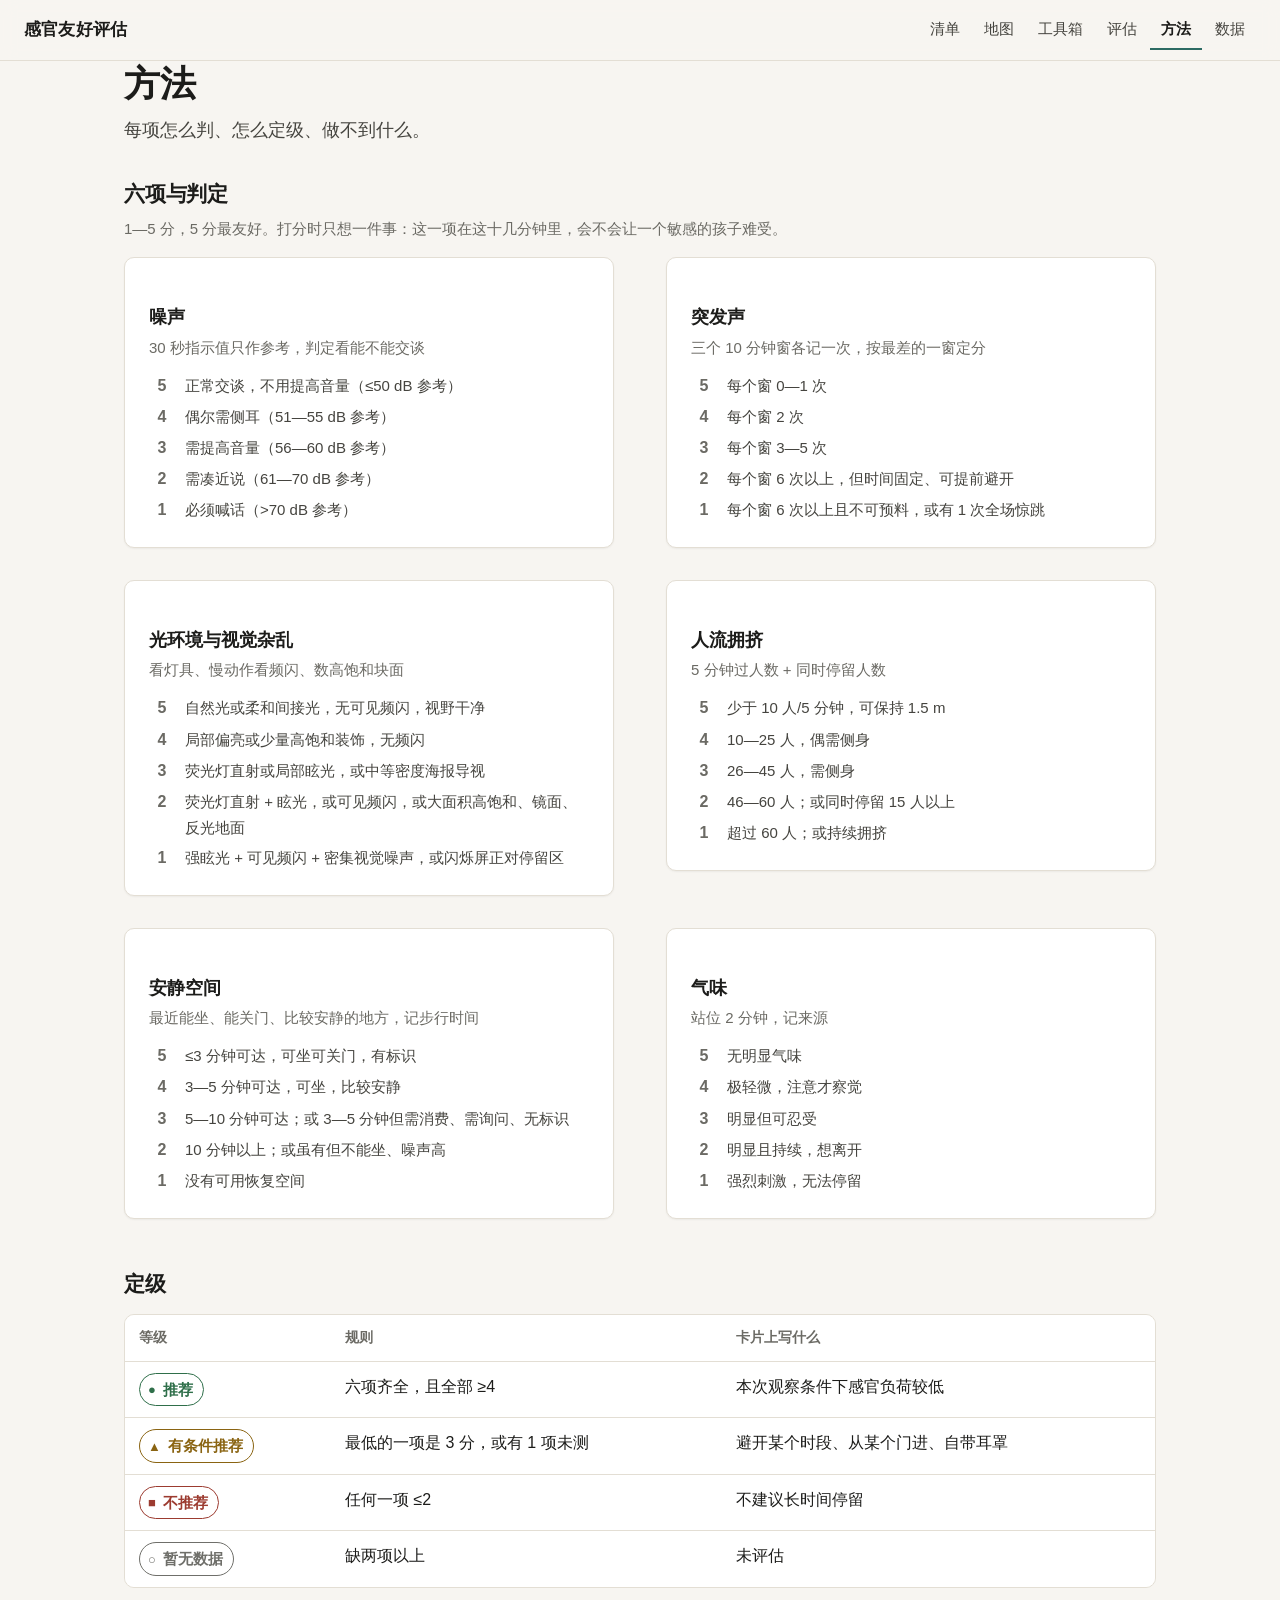
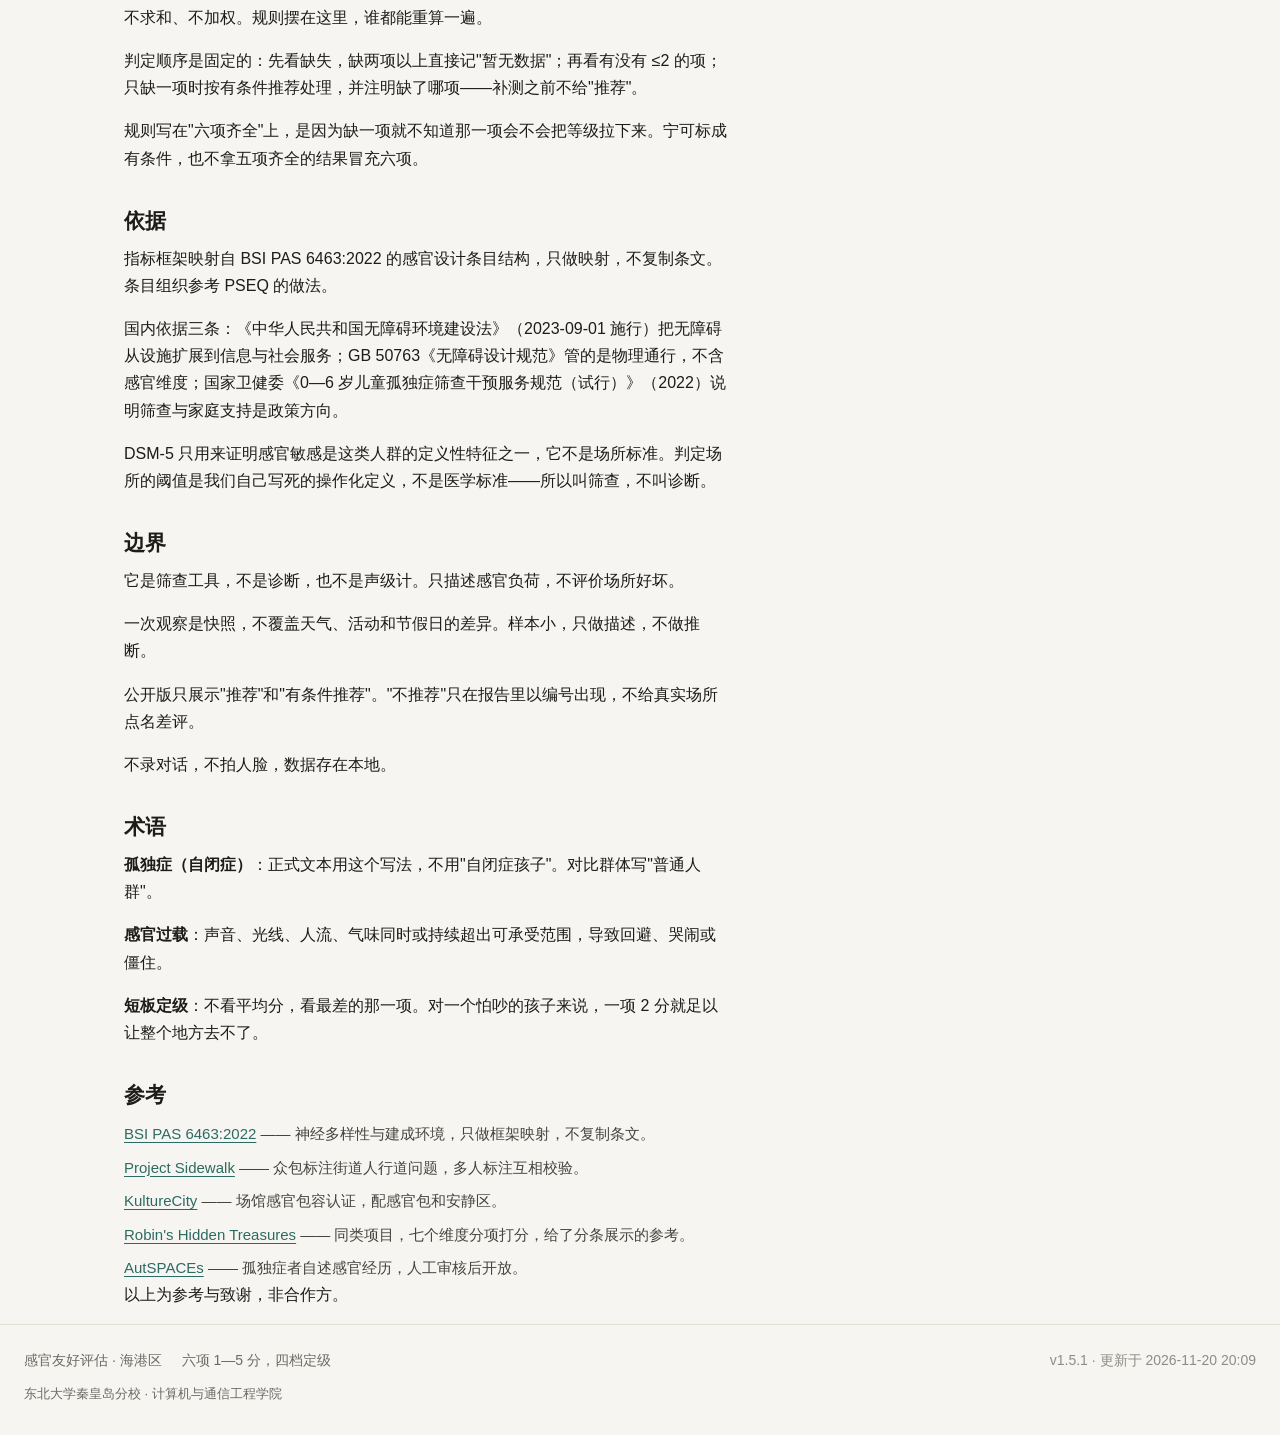
<file: method.html>
<!doctype html>
<html lang="zh-CN">
<head>
<meta charset="utf-8">
<meta name="viewport" content="width=device-width, initial-scale=1">
<title>方法 · 感官友好评估</title>
<link rel="stylesheet" href="./assets/css/site.css?v=202611202009">
</head>
<body data-page="method">

<a class="skip" href="#main">跳到正文</a>

<header class="site-head">
  <div class="wrap head-inner">
    <a class="brand" href="./index.html?v=202611202009">感官友好评估</a>
    <nav class="nav" aria-label="主导航">
    <a href="./list.html?v=202611202009">清单</a>
    <a href="./map.html?v=202611202009">地图</a>
    <a href="./tools.html?v=202611202009">工具箱</a>
    <a href="./assess.html?v=202611202009">评估</a>
    <a href="./method.html?v=202611202009" aria-current="page">方法</a>
    <a href="./data.html?v=202611202009">数据</a>
  </nav>
  </div>
</header>

<main id="main" class="wrap">

  <header class="page-head">
    <h1>方法</h1>
    <p class="lead">每项怎么判、怎么定级、做不到什么。</p>
  </header>

  <h2>六项与判定</h2>
  <p class="hint">1—5 分，5 分最友好。打分时只想一件事：这一项在这十几分钟里，会不会让一个敏感的孩子难受。</p>
  <div id="dims">

    <section class="card" id="dim-noise">
      <h3>噪声</h3>
      <p class="hint">30 秒指示值只作参考，判定看能不能交谈</p>
      <ol class="anchor-list" aria-label="噪声的 1 到 5 分">
        <li><span class="n">5</span><span class="t">正常交谈，不用提高音量（≤50 dB 参考）</span></li>
        <li><span class="n">4</span><span class="t">偶尔需侧耳（51—55 dB 参考）</span></li>
        <li><span class="n">3</span><span class="t">需提高音量（56—60 dB 参考）</span></li>
        <li><span class="n">2</span><span class="t">需凑近说（61—70 dB 参考）</span></li>
        <li><span class="n">1</span><span class="t">必须喊话（&gt;70 dB 参考）</span></li>
      </ol>
    </section>

    <section class="card" id="dim-surprise">
      <h3>突发声</h3>
      <p class="hint">三个 10 分钟窗各记一次，按最差的一窗定分</p>
      <ol class="anchor-list" aria-label="突发声的 1 到 5 分">
        <li><span class="n">5</span><span class="t">每个窗 0—1 次</span></li>
        <li><span class="n">4</span><span class="t">每个窗 2 次</span></li>
        <li><span class="n">3</span><span class="t">每个窗 3—5 次</span></li>
        <li><span class="n">2</span><span class="t">每个窗 6 次以上，但时间固定、可提前避开</span></li>
        <li><span class="n">1</span><span class="t">每个窗 6 次以上且不可预料，或有 1 次全场惊跳</span></li>
      </ol>
    </section>

    <section class="card" id="dim-light">
      <h3>光环境与视觉杂乱</h3>
      <p class="hint">看灯具、慢动作看频闪、数高饱和块面</p>
      <ol class="anchor-list" aria-label="光环境与视觉杂乱的 1 到 5 分">
        <li><span class="n">5</span><span class="t">自然光或柔和间接光，无可见频闪，视野干净</span></li>
        <li><span class="n">4</span><span class="t">局部偏亮或少量高饱和装饰，无频闪</span></li>
        <li><span class="n">3</span><span class="t">荧光灯直射或局部眩光，或中等密度海报导视</span></li>
        <li><span class="n">2</span><span class="t">荧光灯直射 + 眩光，或可见频闪，或大面积高饱和、镜面、反光地面</span></li>
        <li><span class="n">1</span><span class="t">强眩光 + 可见频闪 + 密集视觉噪声，或闪烁屏正对停留区</span></li>
      </ol>
    </section>

    <section class="card" id="dim-crowd">
      <h3>人流拥挤</h3>
      <p class="hint">5 分钟过人数 + 同时停留人数</p>
      <ol class="anchor-list" aria-label="人流拥挤的 1 到 5 分">
        <li><span class="n">5</span><span class="t">少于 10 人/5 分钟，可保持 1.5 m</span></li>
        <li><span class="n">4</span><span class="t">10—25 人，偶需侧身</span></li>
        <li><span class="n">3</span><span class="t">26—45 人，需侧身</span></li>
        <li><span class="n">2</span><span class="t">46—60 人；或同时停留 15 人以上</span></li>
        <li><span class="n">1</span><span class="t">超过 60 人；或持续拥挤</span></li>
      </ol>
    </section>

    <section class="card" id="dim-quiet">
      <h3>安静空间</h3>
      <p class="hint">最近能坐、能关门、比较安静的地方，记步行时间</p>
      <ol class="anchor-list" aria-label="安静空间的 1 到 5 分">
        <li><span class="n">5</span><span class="t">≤3 分钟可达，可坐可关门，有标识</span></li>
        <li><span class="n">4</span><span class="t">3—5 分钟可达，可坐，比较安静</span></li>
        <li><span class="n">3</span><span class="t">5—10 分钟可达；或 3—5 分钟但需消费、需询问、无标识</span></li>
        <li><span class="n">2</span><span class="t">10 分钟以上；或虽有但不能坐、噪声高</span></li>
        <li><span class="n">1</span><span class="t">没有可用恢复空间</span></li>
      </ol>
    </section>

    <section class="card" id="dim-smell">
      <h3>气味</h3>
      <p class="hint">站位 2 分钟，记来源</p>
      <ol class="anchor-list" aria-label="气味的 1 到 5 分">
        <li><span class="n">5</span><span class="t">无明显气味</span></li>
        <li><span class="n">4</span><span class="t">极轻微，注意才察觉</span></li>
        <li><span class="n">3</span><span class="t">明显但可忍受</span></li>
        <li><span class="n">2</span><span class="t">明显且持续，想离开</span></li>
        <li><span class="n">1</span><span class="t">强烈刺激，无法停留</span></li>
      </ol>
    </section>

  </div>

  <h2>定级</h2>
  <div class="table-scroll">
    <table>
      <thead>
        <tr><th>等级</th><th>规则</th><th>卡片上写什么</th></tr>
      </thead>
      <tbody>
        <tr><td><span class="badge badge-ok"><span class="glyph" aria-hidden="true">●</span>推荐</span></td><td>六项齐全，且全部 ≥4</td><td>本次观察条件下感官负荷较低</td></tr>
        <tr><td><span class="badge badge-warn"><span class="glyph" aria-hidden="true">▲</span>有条件推荐</span></td><td>最低的一项是 3 分，或有 1 项未测</td><td>避开某个时段、从某个门进、自带耳罩</td></tr>
        <tr><td><span class="badge badge-bad"><span class="glyph" aria-hidden="true">■</span>不推荐</span></td><td>任何一项 ≤2</td><td>不建议长时间停留</td></tr>
        <tr><td><span class="badge badge-none"><span class="glyph" aria-hidden="true">○</span>暂无数据</span></td><td>缺两项以上</td><td>未评估</td></tr>
      </tbody>
    </table>
  </div>

  <div class="prose">
    <p>不求和、不加权。规则摆在这里，谁都能重算一遍。</p>
    <p>判定顺序是固定的：先看缺失，缺两项以上直接记"暂无数据"；再看有没有 ≤2 的项；只缺一项时按有条件推荐处理，并注明缺了哪项——补测之前不给"推荐"。</p>
    <p>规则写在"六项齐全"上，是因为缺一项就不知道那一项会不会把等级拉下来。宁可标成有条件，也不拿五项齐全的结果冒充六项。</p>
  </div>

  <h2>依据</h2>
  <div class="prose">
    <p>指标框架映射自 BSI PAS 6463:2022 的感官设计条目结构，只做映射，不复制条文。条目组织参考 PSEQ 的做法。</p>
    <p>国内依据三条：《中华人民共和国无障碍环境建设法》（2023-09-01 施行）把无障碍从设施扩展到信息与社会服务；GB 50763《无障碍设计规范》管的是物理通行，不含感官维度；国家卫健委《0—6 岁儿童孤独症筛查干预服务规范（试行）》（2022）说明筛查与家庭支持是政策方向。</p>
    <p>DSM-5 只用来证明感官敏感是这类人群的定义性特征之一，它不是场所标准。判定场所的阈值是我们自己写死的操作化定义，不是医学标准——所以叫筛查，不叫诊断。</p>
  </div>

  <h2 id="boundary">边界</h2>
  <div class="prose">
    <p>它是筛查工具，不是诊断，也不是声级计。只描述感官负荷，不评价场所好坏。</p>
    <p>一次观察是快照，不覆盖天气、活动和节假日的差异。样本小，只做描述，不做推断。</p>
    <p>公开版只展示"推荐"和"有条件推荐"。"不推荐"只在报告里以编号出现，不给真实场所点名差评。</p>
    <p>不录对话，不拍人脸，数据存在本地。</p>
  </div>

  <h2>术语</h2>
  <div class="prose">
    <p><strong>孤独症（自闭症）</strong>：正式文本用这个写法，不用"自闭症孩子"。对比群体写"普通人群"。</p>
    <p><strong>感官过载</strong>：声音、光线、人流、气味同时或持续超出可承受范围，导致回避、哭闹或僵住。</p>
    <p><strong>短板定级</strong>：不看平均分，看最差的那一项。对一个怕吵的孩子来说，一项 2 分就足以让整个地方去不了。</p>
  </div>

  <h2>参考</h2>
  <ul class="refs">
    <li><a href="https://www.bsigroup.com/en-GB/standards/pas-6463/" rel="noopener">BSI PAS 6463:2022</a> —— 神经多样性与建成环境，只做框架映射，不复制条文。</li>
    <li><a href="https://projectsidewalk.io/" rel="noopener">Project Sidewalk</a> —— 众包标注街道人行道问题，多人标注互相校验。</li>
    <li><a href="https://kulturecity.org/" rel="noopener">KultureCity</a> —— 场馆感官包容认证，配感官包和安静区。</li>
    <li><a href="https://robinhiddentreasures.com/" rel="noopener">Robin's Hidden Treasures</a> —— 同类项目，七个维度分项打分，给了分条展示的参考。</li>
    <li><a href="https://github.com/alan-turing-institute/AutSPACEs" rel="noopener">AutSPACEs</a> —— 孤独症者自述感官经历，人工审核后开放。</li>
  </ul>
  <p class="ref-note">以上为参考与致谢，非合作方。</p>

</main>

<footer class="site-foot">
  <div class="wrap">
    <div class="foot-inner">
      <span>感官友好评估 · 海港区</span>
      <span class="foot-note">六项 1—5 分，四档定级</span>
      <span class="foot-build" id="build"></span>
    </div>
    <p class="foot-school">东北大学秦皇岛分校 · 计算机与通信工程学院</p>
  </div>
</footer>

<script src="./data/points.js?v=202611202009"></script>
<script src="./data/build.js?v=202611202009"></script>
<script src="./assets/js/core.js?v=202611202009"></script>

</body>
</html>
</file>
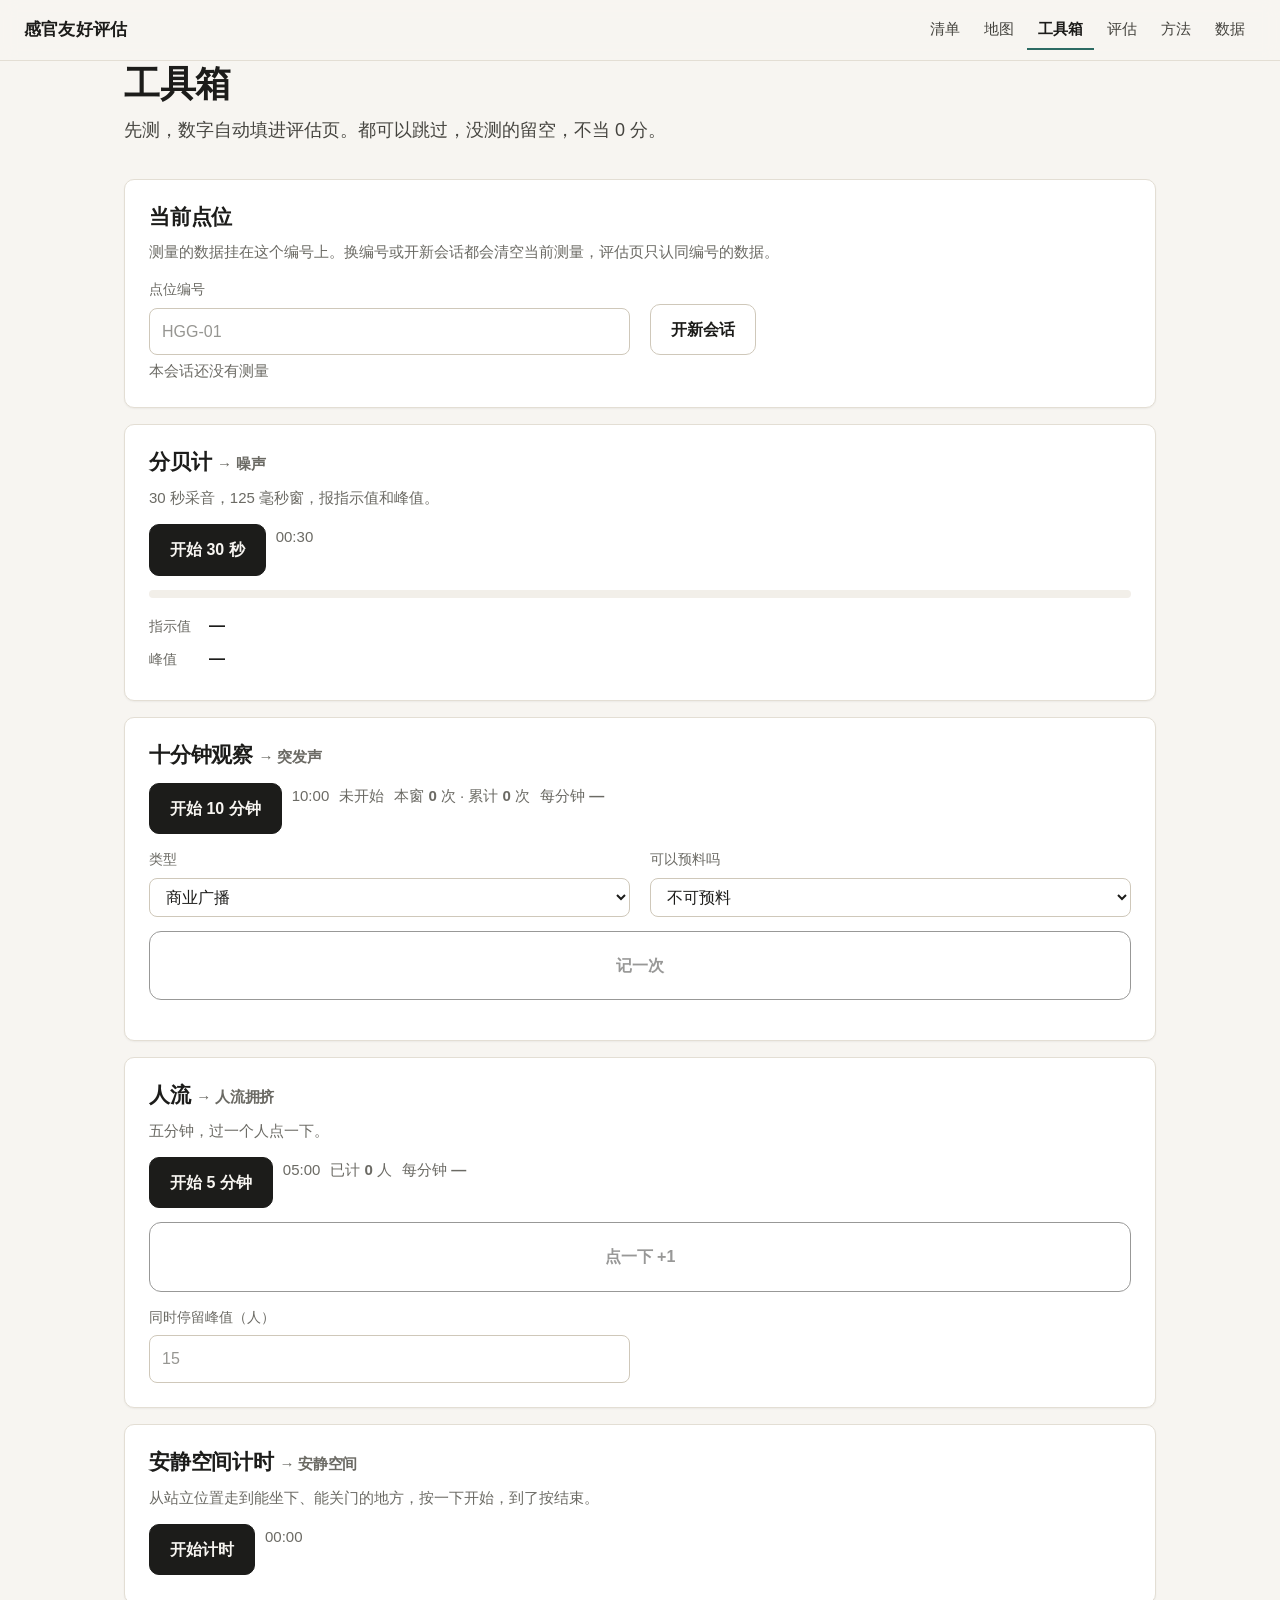
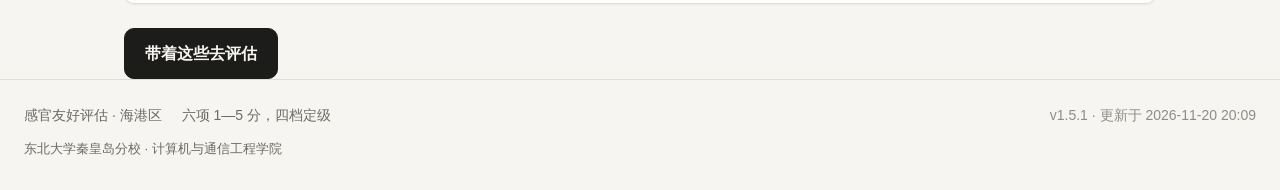
<file: tools.html>
<!doctype html>
<html lang="zh-CN">
<head>
<meta charset="utf-8">
<meta name="viewport" content="width=device-width, initial-scale=1">
<title>工具箱 · 感官友好评估</title>
<link rel="stylesheet" href="./assets/css/site.css?v=202611202009">
</head>
<body data-page="tools">

<a class="skip" href="#main">跳到正文</a>

<header class="site-head">
  <div class="wrap head-inner">
    <a class="brand" href="./index.html?v=202611202009">感官友好评估</a>
    <nav class="nav" aria-label="主导航">
    <a href="./list.html?v=202611202009">清单</a>
    <a href="./map.html?v=202611202009">地图</a>
    <a href="./tools.html?v=202611202009" aria-current="page">工具箱</a>
    <a href="./assess.html?v=202611202009">评估</a>
    <a href="./method.html?v=202611202009">方法</a>
    <a href="./data.html?v=202611202009">数据</a>
  </nav>
  </div>
</header>

<main id="main" class="wrap">

  <header class="page-head">
    <h1>工具箱</h1>
    <p class="lead">先测，数字自动填进评估页。都可以跳过，没测的留空，不当 0 分。</p>
  </header>

  <section class="card">
    <h2>当前点位</h2>
    <p class="hint">测量的数据挂在这个编号上。换编号或开新会话都会清空当前测量，评估页只认同编号的数据。</p>
    <div class="grid-2" style="margin-top:14px">
      <label class="field">
        <span>点位编号</span>
        <input id="sess-id" list="place-list" placeholder="HGG-01" autocomplete="off">
      </label>
      <div style="align-self:end">
        <button class="btn btn-ghost" type="button" id="sess-new">开新会话</button>
      </div>
      <datalist id="place-list"></datalist>
    </div>
    <p class="hint" id="sess-msg"></p>
  </section>

  <section class="card">
    <h2>分贝计 <span class="hint">→ 噪声</span></h2>
    <p class="hint">30 秒采音，125 毫秒窗，报指示值和峰值。</p>
    <div class="actions" style="margin-top:14px">
      <button class="btn" type="button" id="db-start">开始 30 秒</button>
      <span class="timer" id="db-timer">00:30</span>
    </div>
    <div class="meter" aria-hidden="true"><span id="db-bar"></span></div>
    <dl class="readout">
      <dt>指示值</dt><dd id="db-avg">—</dd>
      <dt>峰值</dt><dd id="db-max">—</dd>
    </dl>
    <p class="hint" id="db-msg"></p>
  </section>

  <section class="card">
    <h2>十分钟观察 <span class="hint">→ 突发声</span></h2>
    <div class="actions" style="margin-top:14px">
      <button class="btn" type="button" id="ob-start">开始 10 分钟</button>
      <span class="timer" id="ob-timer">10:00</span>
      <span class="timer" id="ob-window">未开始</span>
      <span class="timer">本窗 <strong id="ob-count">0</strong> 次 · 累计 <strong id="ob-total">0</strong> 次</span>
      <span class="timer">每分钟 <strong id="ob-rate">—</strong></span>
    </div>
    <div class="grid-2" style="margin-top:14px">
      <label class="field">
        <span>类型</span>
        <select id="ob-type">
          <option value="broadcast">商业广播</option>
          <option value="square">广场舞音响</option>
          <option value="horn">鸣笛</option>
          <option value="construction">装修施工</option>
          <option value="transit">报站提示音</option>
          <option value="festival">婚庆鞭炮</option>
          <option value="children">儿童尖叫</option>
          <option value="impact">摔门碰撞</option>
          <option value="alarm">警报</option>
          <option value="other">其他</option>
        </select>
      </label>
      <label class="field">
        <span>可以预料吗</span>
        <select id="ob-expected">
          <option value="false">不可预料</option>
          <option value="true">可预料（固定时段）</option>
        </select>
      </label>
    </div>
    <button class="big-btn" type="button" id="ob-btn" disabled>记一次</button>
    <ul class="event-list" id="ob-list"></ul>
  </section>

  <section class="card">
    <h2>人流 <span class="hint">→ 人流拥挤</span></h2>
    <p class="hint">五分钟，过一个人点一下。</p>
    <div class="actions" style="margin-top:14px">
      <button class="btn" type="button" id="cw-start">开始 5 分钟</button>
      <span class="timer" id="cw-timer">05:00</span>
      <span class="timer">已计 <strong id="cw-count">0</strong> 人</span>
      <span class="timer">每分钟 <strong id="cw-rate">—</strong></span>
    </div>
    <button class="big-btn" type="button" id="cw-btn" disabled>点一下 +1</button>
    <div class="grid-2" style="margin-top:14px">
<label class="field">
        <span>同时停留峰值（人）</span>
        <input type="number" id="cw-peak" min="0" inputmode="numeric" placeholder="15">
      </label>
    </div>
  </section>

  <section class="card">
    <h2>安静空间计时 <span class="hint">→ 安静空间</span></h2>
    <p class="hint">从站立位置走到能坐下、能关门的地方，按一下开始，到了按结束。</p>
    <div class="actions" style="margin-top:14px">
      <button class="btn" type="button" id="qt-btn">开始计时</button>
      <span class="timer" id="qt-time">00:00</span>
    </div>
    <p class="hint" id="qt-msg"></p>
  </section>

  <div class="actions">
    <a class="btn" href="./assess.html?v=202611202009">带着这些去评估</a>
  </div>

</main>

<footer class="site-foot">
  <div class="wrap">
    <div class="foot-inner">
      <span>感官友好评估 · 海港区</span>
      <span class="foot-note">六项 1—5 分，四档定级</span>
      <span class="foot-build" id="build"></span>
    </div>
    <p class="foot-school">东北大学秦皇岛分校 · 计算机与通信工程学院</p>
  </div>
</footer>

<script src="./data/points.js?v=202611202009"></script>
<script src="./data/places.js?v=202611202009"></script>
<script src="./data/build.js?v=202611202009"></script>
<script src="./assets/js/core.js?v=202611202009"></script>
<script src="./assets/js/tools.js?v=202611202009"></script>

</body>
</html>
</file>
<file: assets/css/site.css>
/* 感官友好 · 站点样式
   原则：无动效、无闪烁、正文≥16px、对比≥4.5:1、等级用颜色+形状+文字三重编码 */

:root {
  --bg: #f7f5f1;
  --surface: #ffffff;
  --surface-2: #f2efe9;
  --ink: #1c1c1a;
  --ink-2: #45443f;
  --muted: #6b6a64;
  --line: #e3ded4;
  --line-2: #cfc8ba;
  --accent: #2c6b63;
  --accent-ink: #ffffff;
  --ok: #2f6f4a;
  --warn: #8a6412;
  --bad: #9c3b30;
  --neutral: #6f6f6a;

  --radius: 10px;
  --wrap: 1080px;
  --prose: 68ch;
  --shadow: 0 1px 2px rgba(28, 28, 26, .05);
}

@media (prefers-color-scheme: dark) {
  :root {
    --bg: #161615;
    --surface: #1e1e1c;
    --surface-2: #26251f;
    --ink: #eceae4;
    --ink-2: #c8c5bc;
    --muted: #9b988f;
    --line: #33322f;
    --line-2: #47453f;
    --accent: #8cc4b8;
    --accent-ink: #10201d;
    --ok: #86c39c;
    --warn: #d9b45c;
    --bad: #e08f84;
    --neutral: #a8a59d;
    --shadow: none;
  }
}

html { -webkit-text-size-adjust: 100%; }

body {
  margin: 0;
  min-height: 100vh;
  display: flex;
  flex-direction: column;
  background: var(--bg);
  color: var(--ink);
  font: 16px/1.75 -apple-system, BlinkMacSystemFont, "Segoe UI", "PingFang SC",
        "Hiragino Sans GB", "Microsoft YaHei", "Source Han Sans SC", sans-serif;
  font-variant-numeric: tabular-nums;
}

* { box-sizing: border-box; }

a { color: var(--accent); text-underline-offset: 3px; }
a:hover { text-decoration-thickness: 2px; }

:focus-visible {
  outline: 3px solid var(--accent);
  outline-offset: 2px;
  border-radius: 4px;
}

.skip {
  position: absolute;
  left: -9999px;
  top: 0;
  background: var(--surface);
  color: var(--ink);
  padding: 10px 14px;
  z-index: 100;
  border: 1px solid var(--line-2);
}
.skip:focus { left: 12px; top: 12px; }

.wrap {
  width: 100%;
  max-width: var(--wrap);
  margin: 0 auto;
  padding: 0 24px;
}

/* ---------- 页头 ---------- */

.site-head {
  position: sticky;
  top: 0;
  z-index: 20;
  background: color-mix(in srgb, var(--bg) 88%, transparent);
  backdrop-filter: blur(8px);
  border-bottom: 1px solid var(--line);
}

.head-inner {
  display: flex;
  align-items: center;
  gap: 24px;
  min-height: 60px;
}

.brand {
  font-size: 1.0625rem;
  font-weight: 700;
  letter-spacing: .01em;
  color: var(--ink);
  text-decoration: none;
  white-space: nowrap;
}

.nav {
  display: flex;
  gap: 2px;
  flex-wrap: wrap;
  margin-left: auto;
}

.nav a {
  display: block;
  padding: 6px 11px;
  font-size: .9375rem;
  color: var(--ink-2);
  text-decoration: none;
  border-bottom: 2px solid transparent;
}
.nav a:hover { color: var(--ink); border-bottom-color: var(--line-2); }

.nav a[aria-current="page"] {
  color: var(--ink);
  font-weight: 600;
  border-bottom-color: var(--accent);
}

/* ---------- 正文 ---------- */

main { flex: 1 0 auto; padding: 44px 0 72px; }

.home { padding-top: 34px; }

.home-row {
  display: grid;
  grid-template-columns: 1fr 1fr;
  gap: 24px 56px;
  margin-top: 34px;
  padding-top: 26px;
  border-top: 1px solid var(--line);
}
.home-row h2 { margin: 0 0 14px; font-size: .9375rem; color: var(--muted); font-weight: 600; letter-spacing: .02em; }

.page-head { margin-bottom: 34px; }
.page-head h1 { font-size: clamp(1.75rem, 3.6vw, 2.25rem); line-height: 1.3; margin: 0 0 8px; letter-spacing: -.01em; text-wrap: balance; }

h2 { font-size: 1.1875rem; margin: 40px 0 12px; }
h3 { font-size: 1rem; margin: 24px 0 8px; }

.lead { font-size: 1.0625rem; color: var(--ink-2); margin: 0; max-width: var(--prose); }
.hint { color: var(--muted); font-size: .9375rem; margin: 4px 0 0; }
.prose { max-width: var(--prose); }
.prose p { margin: 0 0 1em; }

.muted { color: var(--muted); }

/* ---------- 按钮 ---------- */

.btn {
  display: inline-flex;
  align-items: center;
  gap: 8px;
  font: inherit;
  font-weight: 600;
  padding: 11px 20px;
  border-radius: 10px;
  border: 1.5px solid var(--ink);
  background: var(--ink);
  color: var(--bg);
  cursor: pointer;
  text-decoration: none;
  transition: opacity .12s linear;
}
.btn:hover { opacity: .86; }

.btn-ghost {
  background: transparent;
  color: var(--ink);
  border-color: var(--line-2);
}
.btn-ghost:hover { border-color: var(--ink); opacity: 1; }

.actions { display: flex; gap: 10px; flex-wrap: wrap; margin-top: 24px; }

/* ---------- 卡片 ---------- */

.card {
  background: var(--surface);
  border: 1px solid var(--line);
  border-radius: var(--radius);
  padding: 22px 24px;
  box-shadow: var(--shadow);
  margin: 16px 0;
}

.card > h2 { margin-top: 0; }
.card > h2:first-child { margin-top: 0; }

/* ---------- 首页 ---------- */

.hero { padding: 12px 0 8px; }
.hero h1 { font-size: clamp(2rem, 5vw, 3rem); line-height: 1.22; letter-spacing: -.02em; margin: 0 0 18px; max-width: 14em; text-wrap: balance; }
.hero .lead { font-size: 1.125rem; }

.entry {
  display: grid;
  grid-template-columns: 1fr 1fr;
  gap: 14px;
  margin: 32px 0 8px;
}

.entry a {
  display: block;
  padding: 22px 24px;
  background: var(--surface);
  border: 1px solid var(--line);
  border-radius: var(--radius);
  text-decoration: none;
  color: var(--ink);
}
.entry a:hover { border-color: var(--line-2); }
.entry .entry-title { display: block; font-weight: 700; font-size: 1.0625rem; }
.entry .entry-sub { display: block; color: var(--muted); font-size: .9375rem; margin-top: 4px; }

.stats { display: flex; gap: 40px; flex-wrap: wrap; margin: 28px 0 0; padding: 0; list-style: none; }
.stats li { }
.stats .num { display: block; font-size: 1.75rem; font-weight: 700; line-height: 1.2; }
.stats .lab { display: block; color: var(--muted); font-size: .875rem; }

.dims { display: flex; flex-wrap: wrap; gap: 8px; padding: 0; margin: 0; list-style: none; }
.dims a {
  display: inline-block;
  padding: 6px 12px;
  border: 1px solid var(--line);
  border-radius: 999px;
  text-decoration: none;
  color: var(--ink-2);
  font-size: .9375rem;
  background: var(--surface);
}
.dims a:hover { color: var(--ink); border-color: var(--line-2); }

.level-legend { list-style: none; margin: 0; padding: 0; display: grid; gap: 10px; }
.level-legend li {
  display: grid;
  grid-template-columns: 128px 1fr;
  align-items: center;
  gap: 14px;
  font-size: .9375rem;
  color: var(--ink-2);
}

/* ---------- 等级 ---------- */

.badge {
  display: inline-flex;
  align-items: center;
  gap: 7px;
  font-weight: 600;
  font-size: .9375rem;
  padding: 3px 10px 3px 8px;
  border-radius: 999px;
  border: 1.5px solid currentColor;
  white-space: nowrap;
}
.badge .glyph { font-size: .8125rem; line-height: 1; }

.badge-ok { color: var(--ok); }
.badge-warn { color: var(--warn); }
.badge-bad { color: var(--bad); }
.badge-none { color: var(--neutral); }

/* ---------- 表单 ---------- */

fieldset { border: 0; padding: 0; margin: 0; }

.dim-block { padding: 20px 0; border-top: 1px solid var(--line); }
.dim-block:first-of-type { border-top: 0; padding-top: 4px; }

.dim-extra { display: flex; align-items: center; gap: 10px; flex-wrap: wrap; margin-top: 12px; }
.dim-extra .dim-extra-label { font-size: .875rem; color: var(--muted); }
.dim-extra select {
  font: inherit;
  font-size: .875rem;
  color: var(--ink);
  background: var(--surface);
  border: 1px solid var(--line-2);
  border-radius: 8px;
  padding: 5px 9px;
}

@media (min-width: 1080px) {
  #dims { display: grid; grid-template-columns: 1fr 1fr; column-gap: 52px; align-items: start; }
  .dim-block:nth-child(2) { border-top: 0; }
  .dim-block { padding: 18px 0; }
}

.dim-head { display: flex; align-items: baseline; gap: 12px; flex-wrap: wrap; margin-bottom: 4px; }
.dim-head h3 { margin: 0; font-size: 1.0625rem; }

.ladder { display: grid; gap: 6px; margin-top: 12px; }

.ladder label {
  display: grid;
  grid-template-columns: 30px 1fr;
  align-items: baseline;
  gap: 10px;
  padding: 7px 10px;
  border: 1px solid transparent;
  border-radius: 8px;
  cursor: pointer;
}
.ladder label:hover { background: var(--surface-2); }
.ladder input { position: absolute; opacity: 0; width: 1px; height: 1px; }
.ladder .score { font-weight: 700; color: var(--muted); text-align: center; }
.ladder .txt { color: var(--ink-2); font-size: .9375rem; }

.ladder label:has(input:checked) {
  background: var(--surface-2);
  border-color: var(--accent);
}
.ladder label:has(input:checked) .score { color: var(--accent); }
.ladder label:has(input:checked) .txt { color: var(--ink); }

.ladder label:has(input:focus-visible) {
  outline: 3px solid var(--accent);
  outline-offset: 1px;
}

/* 未测 */

.ladder label.unknown .txt { color: var(--muted); font-style: normal; }

/* ---------- 结果 ---------- */

.result {
  display: flex;
  align-items: center;
  gap: 14px;
  flex-wrap: wrap;
  padding: 18px 20px;
  border: 1px solid var(--line);
  border-radius: var(--radius);
  background: var(--surface-2);
}
.result .result-text { color: var(--ink-2); font-size: .9375rem; }

/* ---------- 字段 ---------- */

.grid-2 { display: grid; grid-template-columns: 1fr 1fr; gap: 16px 20px; }

.field { display: block; }
.field > span { display: block; font-size: .875rem; color: var(--muted); margin-bottom: 6px; }
.field input,
.field select {
  width: 100%;
  font: inherit;
  color: var(--ink);
  background: var(--surface);
  border: 1px solid var(--line-2);
  border-radius: 8px;
  padding: 9px 12px;
}
.field input::placeholder { color: var(--muted); opacity: .7; }

/* ---------- 筛选 ---------- */

.filters { display: grid; gap: 12px; margin: 0 0 28px; }
.filter-row { display: flex; align-items: baseline; gap: 16px; flex-wrap: wrap; }
.filter-label { font-size: .875rem; color: var(--muted); min-width: 4.5em; }
.group { display: flex; gap: 6px; flex-wrap: wrap; }

.chip {
  font: inherit;
  font-size: .9375rem;
  padding: 6px 13px;
  border-radius: 999px;
  border: 1px solid var(--line-2);
  background: var(--surface);
  color: var(--ink-2);
  cursor: pointer;
  text-decoration: none;
  display: inline-flex;
  align-items: baseline;
  gap: 7px;
}
.chip:hover { border-color: var(--ink-2); color: var(--ink); }
.chip .count { font-size: .8125rem; color: var(--muted); }
.chip[aria-pressed="true"] { background: var(--ink); color: var(--bg); border-color: var(--ink); }
.chip[aria-pressed="true"] .count { color: var(--bg); opacity: .7; }

/* ---------- 表格 ---------- */

.table-scroll { overflow-x: auto; margin: 16px 0; border: 1px solid var(--line); border-radius: var(--radius); }

table { width: 100%; border-collapse: collapse; background: var(--surface); }
th, td { text-align: left; padding: 11px 14px; border-bottom: 1px solid var(--line); vertical-align: top; }
thead th { font-size: .875rem; color: var(--muted); font-weight: 600; white-space: nowrap; }
tbody tr:last-child td { border-bottom: 0; }
td code, th code { font-size: .875rem; background: var(--surface-2); padding: 1px 5px; border-radius: 4px; }

/* ---------- 空状态 ---------- */

.empty {
  padding: 56px 24px;
  text-align: center;
  color: var(--muted);
  border: 0;
  background: transparent;
}

/* ---------- 地图 ---------- */

.wrap-wide { max-width: 1440px; }

.map-shell {
  position: relative;
  border: 1px solid var(--line);
  border-radius: var(--radius);
  background: var(--surface);
  overflow: hidden;
}
/* 旧版 SVG 底图只匹配直属元素，避免撑大点位内的 SVG。 */
.map-shell > svg {
  display: block;
  width: 100%;
  height: auto;
  min-height: 52vh;
  cursor: grab;
  touch-action: none;
}
.map-shell > svg.is-dragging { cursor: grabbing; }
.map-shell > svg.is-picking { cursor: crosshair; }

.pin { cursor: pointer; outline: none; }
.pin:focus-visible circle,
.pin:focus-visible polygon { stroke: var(--accent); stroke-width: 3; }

.map-tools {
  position: absolute;
  right: 12px;
  top: 12px;
  display: flex;
  flex-direction: column;
  gap: 6px;
  align-items: flex-end;
}
.map-tools button {
  font: inherit;
  font-size: .9375rem;
  min-width: 38px;
  height: 34px;
  padding: 0 10px;
  border: 1px solid var(--line-2);
  border-radius: 8px;
  background: var(--surface);
  color: var(--ink);
  cursor: pointer;
}
.map-tools button:hover { border-color: var(--ink-2); }

.legend { display: flex; gap: 18px; flex-wrap: wrap; margin: 14px 0 0; padding: 0; list-style: none; font-size: .9375rem; color: var(--ink-2); }
.legend .mark { margin-right: 6px; }
.legend .ok { color: var(--ok); }
.legend .warn { color: var(--warn); }
.legend .none { color: var(--neutral); }

/* ---------- 工具 ---------- */

.tool { display: grid; grid-template-columns: 180px 1fr; gap: 6px 24px; padding: 20px 0; border-top: 1px solid var(--line); }
.tool:first-of-type { border-top: 0; }
.tool h3 { margin: 0; font-size: 1.0625rem; }
.tool .tool-body { color: var(--ink-2); font-size: .9375rem; }
.tool dl { margin: 0; display: grid; grid-template-columns: 82px 1fr; gap: 4px 12px; }
.tool dt { color: var(--muted); font-size: .875rem; }
.tool dd { margin: 0; }

/* ---------- 锚点阶梯 ---------- */

.anchor-list { margin: 12px 0 0; padding: 0; list-style: none; display: grid; gap: 4px; }
.anchor-list li { display: grid; grid-template-columns: 26px 1fr; gap: 10px; align-items: baseline; }
.anchor-list .n { font-weight: 700; color: var(--muted); text-align: center; }
.anchor-list .t { color: var(--ink-2); font-size: .9375rem; }

/* ---------- 页脚 ---------- */

.site-foot {
  margin-top: auto;
  border-top: 1px solid var(--line);
  padding: 24px 0 30px;
  color: var(--muted);
  font-size: .875rem;
}
.foot-inner { display: flex; gap: 20px; flex-wrap: wrap; align-items: baseline; }
.foot-note { color: var(--muted); }
.foot-build { margin-left: auto; color: var(--muted); opacity: .75; }
.foot-school { margin: 10px 0 0; font-size: .8125rem; color: var(--muted); }

/* ---------- 窄屏 ---------- */

@media (max-width: 760px) {
  .wrap { padding: 0 18px; }
  .head-inner { gap: 12px; min-height: 54px; }
  .nav { gap: 0; }
  .nav a { padding: 6px 7px; font-size: .9375rem; }
  .entry { grid-template-columns: 1fr; }
  .grid-2 { grid-template-columns: 1fr; }
  .tool { grid-template-columns: 1fr; }
  .stats { gap: 28px; }
  .home-row { grid-template-columns: 1fr; gap: 26px; }
  .level-legend li { grid-template-columns: 118px 1fr; }
  main { padding: 30px 0 52px; }
}

@media (prefers-reduced-motion: reduce) {
  * { transition: none !important; animation: none !important; }
}

@media print {
  .site-head, .site-foot, .actions, .filters { display: none; }
  body { background: #fff; color: #000; }
  .card { border-color: #bbb; box-shadow: none; break-inside: avoid; }
}

/* ---------- 工具箱 ---------- */

.timer { font-variant-numeric: tabular-nums; color: var(--muted); font-size: .9375rem; }

.meter {
  height: 8px;
  background: var(--surface-2);
  border-radius: 999px;
  overflow: hidden;
  margin: 14px 0 4px;
}
.meter > span { display: block; height: 100%; width: 0; background: var(--accent); transition: width .12s linear; }

.readout { display: grid; grid-template-columns: auto 1fr; gap: 6px 18px; margin: 14px 0 0; align-items: baseline; }
.readout dt { color: var(--muted); font-size: .875rem; }
.readout dd { margin: 0; font-weight: 600; font-variant-numeric: tabular-nums; }

.big-btn {
  width: 100%;
  margin-top: 14px;
  padding: 20px;
  font: inherit;
  font-weight: 600;
  border-radius: 12px;
  border: 1.5px solid var(--ink);
  background: var(--surface);
  color: var(--ink);
  cursor: pointer;
  user-select: none;
  touch-action: none;
}
.big-btn:disabled { opacity: .45; cursor: default; }
.big-btn.is-down { background: var(--ink); color: var(--bg); }

.event-list { list-style: none; padding: 0; margin: 16px 0 0; display: grid; gap: 6px; }
.event-list li {
  display: grid;
  grid-template-columns: 64px 1fr auto;
  gap: 12px;
  font-size: .9375rem;
  color: var(--ink-2);
  padding: 6px 0;
  border-top: 1px solid var(--line);
}
.event-list li:first-child { border-top: 0; }
.event-list .ev-time { color: var(--muted); font-variant-numeric: tabular-nums; }

.field-row { display: grid; grid-template-columns: repeat(3, 1fr); gap: 14px; margin-top: 12px; }

@media (max-width: 760px) {
  .field-row { grid-template-columns: 1fr; }
}
/* ---------- 六项分条 ---------- */

.bars { list-style: none; margin: 14px 0 0; padding: 0; display: grid; gap: 7px; }
.bar-row {
  display: grid;
  grid-template-columns: 6.5em 1fr 1.8em;
  align-items: center;
  gap: 10px;
  font-size: .875rem;
}
.bar-label { color: var(--ink-2); }
.bar-track {
  display: block;
  height: 8px;
  background: var(--surface-2);
  border-radius: 999px;
  overflow: hidden;
}
.bar-fill { display: block; height: 100%; border-radius: 999px; }
.fill-ok { background: var(--ok); }
.fill-warn { background: var(--warn); }
.fill-bad { background: var(--bad); }
.fill-none { background: transparent; }
.bar-score { text-align: right; color: var(--muted); font-variant-numeric: tabular-nums; }
.bar-row.is-weak .bar-label,
.bar-row.is-weak .bar-score { color: var(--bad); font-weight: 600; }

/* ---------- 参考链接 ---------- */

.refs { list-style: none; padding: 0; margin: 12px 0 0; display: grid; gap: 8px; max-width: var(--prose); }
.refs li { font-size: .9375rem; color: var(--ink-2); }
.refs .ref-note { color: var(--muted); font-size: .875rem; margin: 10px 0 0; }
/* ---------- 评估页选点器 ---------- */

.picker {
  position: relative;
  border: 1px solid var(--line);
  border-radius: var(--radius);
  overflow: hidden;
  background: var(--surface);
}
.picker svg {
  display: block;
  width: 100%;
  height: auto;
  cursor: crosshair;
  touch-action: none;
}
.picker svg.is-dragging { cursor: grabbing; }
.picker .map-tools { top: 8px; right: 8px; }
/* ---------- 地图搜索 ---------- */

.map-search { position: relative; margin: 0 0 16px; max-width: 420px; }
.map-search input {
  width: 100%;
  font: inherit;
  padding: 9px 12px;
  border: 1px solid var(--line-2);
  border-radius: 8px;
  background: var(--surface);
  color: var(--ink);
}
.q-list {
  position: absolute;
  z-index: 30;
  left: 0; right: 0;
  top: calc(100% + 4px);
  margin: 0; padding: 4px;
  list-style: none;
  background: var(--surface);
  border: 1px solid var(--line-2);
  border-radius: 8px;
  box-shadow: 0 4px 14px rgba(0, 0, 0, .08);
  max-height: 260px;
  overflow: auto;
}
.q-list button {
  width: 100%;
  text-align: left;
  font: inherit;
  padding: 8px 10px;
  border: 0;
  background: transparent;
  color: var(--ink);
  cursor: pointer;
  border-radius: 6px;
}
.q-list button:hover { background: var(--surface-2); }
.q-empty { padding: 8px 10px; color: var(--muted); font-size: .9375rem; }
/* ---------- MapLibre 版地图 ---------- */

.map-wrap { position: relative; }
.ml-shell { height: 70vh; min-height: 400px; position: relative; }

.ml-overlay {
  position: absolute;
  inset: 0;
  pointer-events: none;
  z-index: 2;
}
.ml-lbl {
  position: absolute;
  transform: translate(-50%, -50%);
  white-space: nowrap;
  font-size: 12px;
  color: #5f5e59;
  text-shadow: 0 0 3px #fff, 0 0 3px #fff, 0 0 3px #fff;
}
.ml-lbl.t1 { font-size: 13px; color: #3f3f3b; font-weight: 600; }
.ml-lbl.t3 { color: #3f3f3b; }

.map-wrap .map-tools { top: 10px; right: 10px; }
/* ---------- 地图页加宽、按钮改到左上 ---------- */

body[data-page="map"] .ml-shell { height: 74vh; }
.map-wrap .map-tools { top: 10px; left: 10px; right: auto; }

/* ---------- 评估页选点器（MapLibre） ---------- */

.picker { height: 340px; position: relative; }
.pk-marker {
  width: 14px;
  height: 14px;
  border: 2px solid #9c3b30;
  border-radius: 50%;
  background: rgba(156, 59, 48, .22);
  box-sizing: border-box;
}
.picker .map-tools { top: 8px; right: 8px; left: auto; }
.ml-lbl.t4 { font-size: 11px; color: #6f6e68; }
/* ---------- 示例数据横幅 ---------- */

.demo-banner {
  background: #fbf3d9;
  color: #6b5a1e;
  border-bottom: 1px solid #e8d9a8;
  padding: 10px 24px;
  font-size: .9375rem;
  line-height: 1.6;
}
.demo-banner code {
  background: rgba(0, 0, 0, .06);
  padding: 1px 5px;
  border-radius: 4px;
}
@media (prefers-color-scheme: dark) {
  .demo-banner { background: #3a3320; color: #e8d9a8; border-bottom-color: #55492a; }
}
/* 顶部和底部通栏：不随页面版心宽度变化而左右跳 */
.site-head .wrap,
.site-foot .wrap { max-width: none; }
/* ---------- 设计变量与排版 ---------- */

:root {
  --fs-xs: .8125rem;
  --fs-sm: .9375rem;
  --fs-base: 1rem;
  --fs-lg: 1.125rem;
  --fs-xl: 1.3125rem;
  --fs-2xl: clamp(1.5rem, 2.4vw, 1.875rem);
  --fs-3xl: clamp(1.9rem, 3.6vw, 2.5rem);

  --lh-tight: 1.28;
  --lh-base: 1.7;

  --sp-1: 6px;
  --sp-2: 10px;
  --sp-3: 16px;
  --sp-4: 24px;
  --sp-5: 36px;
  --sp-6: 56px;

  --radius-sm: 6px;
  --radius-lg: 14px;
}

body {
  font-size: var(--fs-base);
  line-height: var(--lh-base);
}

h1 {
  font-size: var(--fs-3xl);
  line-height: 1.15;
  letter-spacing: -.02em;
  margin: 0 0 var(--sp-2);
}

h2 {
  font-size: var(--fs-xl);
  line-height: var(--lh-tight);
  letter-spacing: -.01em;
  margin: var(--sp-5) 0 var(--sp-2);
}

h3 {
  font-size: var(--fs-lg);
  line-height: var(--lh-tight);
  margin: var(--sp-4) 0 var(--sp-1);
}

p { margin: 0 0 var(--sp-3); }

.lead {
  font-size: var(--fs-lg);
  line-height: 1.6;
  color: var(--ink-2);
}

.hint {
  font-size: var(--fs-sm);
  line-height: 1.6;
}

.card {
  padding: var(--sp-4);
  margin: var(--sp-3) 0;
}

.card > h2:first-child { margin-top: 0; }
.card > h2 { margin-top: var(--sp-5); }


/* 选点器名称叠层 */
.pk-label-layer {
  position: absolute;
  inset: 0;
  pointer-events: none;
  z-index: 2;
}
.pk-label {
  position: absolute;
  transform: translate(-50%, -50%);
  white-space: nowrap;
  font-size: 11px;
  color: #5f5e59;
  text-shadow: 0 0 3px #fff, 0 0 3px #fff, 0 0 3px #fff;
}
.pk-label.t1 { font-size: 12px; font-weight: 600; color: #3f3f3b; }
.pk-label.t4 { font-size: 10px; color: #6f6e68; }
/* 地图加载提示与点位弹窗 */
.map-loading {
  position: absolute;
  left: 50%;
  top: 50%;
  transform: translate(-50%, -50%);
  margin: 0;
  color: var(--muted);
  font-size: .9375rem;
  pointer-events: none;
  z-index: 1;
}
.sf-popup .maplibregl-popup-content {
  background: var(--surface);
  color: var(--ink);
  padding: 12px 14px;
  border-radius: 10px;
  box-shadow: 0 6px 24px rgba(0, 0, 0, .18);
  border: 1px solid var(--line);
}
.sf-popup .maplibregl-popup-tip { border-top-color: var(--surface); }
.pop-in strong { display: block; font-size: 1rem; margin-bottom: 6px; }
.pop-dims { display: flex; flex-wrap: wrap; gap: 4px 12px; margin-top: 8px; font-size: .8125rem; color: var(--ink-2); }
.pop-dim b { margin-left: 3px; color: var(--ink); }
.pop-note { margin: 8px 0 0; font-size: .8125rem; color: var(--muted); line-height: 1.5; }
/* 分条的非线性刻度：70% 处是"推荐"分界 */
.bar-track { position: relative; }
.bar-mark {
  position: absolute;
  left: 70%;
  top: -3px;
  bottom: -3px;
  width: 1px;
  background: var(--line-2);
  opacity: .8;
  pointer-events: none;
}
/* 静态底图占位：MapLibre 就绪前先显示 */
.map-fallback {
  position: absolute;
  inset: 0;
  width: 100%;
  height: 100%;
  object-fit: cover;
  pointer-events: none;
  z-index: 0;
}
/* 弹窗要盖在名称层之上 */
.maplibregl-popup { z-index: 8; }
/* 水滴形点位：尖端对准坐标 */
.ml-pin {
  position: absolute;
  width: 20px;
  height: 26px;
  padding: 0;
  border: 0;
  background: none;
  transform: translate(-50%, -100%);
  cursor: pointer;
  pointer-events: auto;
  filter: drop-shadow(0 1px 2px rgba(0, 0, 0, .28));
}
.ml-pin svg { display: block; width: 100%; height: 100%; min-height: 0; }
.ml-pin.ok svg path:first-child { fill: #2f6f4a; }
.ml-pin.warn svg path:first-child { fill: #8a6412; }
.ml-pin.ok:hover svg path:first-child { fill: #245a3b; }
.ml-pin.warn:hover svg path:first-child { fill: #6f4f0c; }
/* 覆盖旧圆点样式，避免水滴背后露出方块底色 */
.ml-pin.ok,
.ml-pin.warn {
  background: none;
  border: 0;
  border-radius: 0;
}
.ml-overlay {
  opacity: 0;
  transition: opacity .2s ease;
}
.ml-overlay.is-ready { opacity: 1; }
/* 手机端地图不要占满整屏 */
@media (max-width: 760px) {
  body[data-page="map"] .ml-shell {
    height: 52vh;
    min-height: 280px;
  }
}
@media (min-width: 761px) and (max-width: 1024px) {
  body[data-page="map"] .ml-shell {
    height: 62vh;
  }
}
/* 手机端顶部导航换行，避免被截断 */
@media (max-width: 760px) {
  .head-inner {
    flex-wrap: wrap;
    row-gap: 4px;
    padding-top: 8px;
    padding-bottom: 6px;
  }
  .nav {
    margin-left: 0;
    width: 100%;
    flex-wrap: wrap;
  }
  .nav a { padding: 5px 8px; }
}
/* 手机端点位信息：地图内底部卡片，不被裁切 */
.map-sheet {
  position: absolute;
  left: 10px;
  right: 10px;
  bottom: 10px;
  z-index: 9;
  max-height: 52%;
  overflow: auto;
  background: var(--surface);
  color: var(--ink);
  border: 1px solid var(--line);
  border-radius: 12px;
  padding: 14px 16px;
  box-shadow: 0 8px 28px rgba(0, 0, 0, .22);
}
.map-sheet .pop-in strong { padding-right: 28px; }
.map-sheet .pop-dims { gap: 6px 14px; }
.map-sheet-close {
  position: absolute;
  right: 10px;
  top: 8px;
  width: 28px;
  height: 28px;
  border: 0;
  border-radius: 50%;
  background: var(--surface-2);
  color: var(--ink-2);
  font-size: 18px;
  line-height: 1;
  cursor: pointer;
}
</file>
<file: assets/vendor/maplibre/maplibre-gl.css>
.maplibregl-map{-webkit-tap-highlight-color:rgb(0 0 0/0);font:12px/20px Helvetica Neue,Arial,Helvetica,sans-serif;overflow:hidden;position:relative}.maplibregl-canvas{left:0;position:absolute;top:0}.maplibregl-map:fullscreen{height:100%;width:100%}.maplibregl-ctrl-group button.maplibregl-ctrl-compass{touch-action:none}.maplibregl-canvas-container.maplibregl-interactive,.maplibregl-ctrl-group button.maplibregl-ctrl-compass{cursor:grab;-moz-user-select:none;-webkit-user-select:none;-ms-user-select:none;user-select:none}.maplibregl-canvas-container.maplibregl-interactive.maplibregl-track-pointer{cursor:pointer}.maplibregl-canvas-container.maplibregl-interactive:active,.maplibregl-ctrl-group button.maplibregl-ctrl-compass:active{cursor:grabbing}.maplibregl-canvas-container.maplibregl-touch-zoom-rotate,.maplibregl-canvas-container.maplibregl-touch-zoom-rotate .maplibregl-canvas{touch-action:pan-x pan-y}.maplibregl-canvas-container.maplibregl-touch-drag-pan,.maplibregl-canvas-container.maplibregl-touch-drag-pan .maplibregl-canvas{touch-action:pinch-zoom}.maplibregl-canvas-container.maplibregl-touch-zoom-rotate.maplibregl-touch-drag-pan,.maplibregl-canvas-container.maplibregl-touch-zoom-rotate.maplibregl-touch-drag-pan .maplibregl-canvas{touch-action:none}.maplibregl-canvas-container.maplibregl-touch-drag-pan.maplibregl-cooperative-gestures,.maplibregl-canvas-container.maplibregl-touch-drag-pan.maplibregl-cooperative-gestures .maplibregl-canvas{touch-action:pan-x pan-y}.maplibregl-ctrl-bottom-left,.maplibregl-ctrl-bottom-right,.maplibregl-ctrl-top-left,.maplibregl-ctrl-top-right{pointer-events:none;position:absolute;z-index:2}.maplibregl-ctrl-top-left{left:0;top:0}.maplibregl-ctrl-top-right{right:0;top:0}.maplibregl-ctrl-bottom-left{bottom:0;left:0}.maplibregl-ctrl-bottom-right{bottom:0;right:0}.maplibregl-ctrl{clear:both;pointer-events:auto;transform:translate(0)}.maplibregl-ctrl-top-left .maplibregl-ctrl{float:left;margin:10px 0 0 10px}.maplibregl-ctrl-top-right .maplibregl-ctrl{float:right;margin:10px 10px 0 0}.maplibregl-ctrl-bottom-left .maplibregl-ctrl{float:left;margin:0 0 10px 10px}.maplibregl-ctrl-bottom-right .maplibregl-ctrl{float:right;margin:0 10px 10px 0}.maplibregl-ctrl-group{background:#fff;border-radius:4px}.maplibregl-ctrl-group:not(:empty){box-shadow:0 0 0 2px rgba(0,0,0,.1)}@media (-ms-high-contrast:active){.maplibregl-ctrl-group:not(:empty){box-shadow:0 0 0 2px ButtonText}}.maplibregl-ctrl-group button{background-color:transparent;border:0;box-sizing:border-box;cursor:pointer;display:block;height:29px;outline:none;padding:0;width:29px}.maplibregl-ctrl-group button+button{border-top:1px solid #ddd}.maplibregl-ctrl button .maplibregl-ctrl-icon{background-position:50%;background-repeat:no-repeat;display:block;height:100%;width:100%}@media (-ms-high-contrast:active){.maplibregl-ctrl-icon{background-color:transparent}.maplibregl-ctrl-group button+button{border-top:1px solid ButtonText}}.maplibregl-ctrl button::-moz-focus-inner{border:0;padding:0}.maplibregl-ctrl-attrib-button:focus,.maplibregl-ctrl-group button:focus{box-shadow:0 0 2px 2px #0096ff}.maplibregl-ctrl button:disabled{cursor:not-allowed}.maplibregl-ctrl button:disabled .maplibregl-ctrl-icon{opacity:.25}.maplibregl-ctrl button:not(:disabled):hover{background-color:rgb(0 0 0/5%)}.maplibregl-ctrl-group button:focus:focus-visible{box-shadow:0 0 2px 2px #0096ff}.maplibregl-ctrl-group button:focus:not(:focus-visible){box-shadow:none}.maplibregl-ctrl-group button:focus:first-child{border-radius:4px 4px 0 0}.maplibregl-ctrl-group button:focus:last-child{border-radius:0 0 4px 4px}.maplibregl-ctrl-group button:focus:only-child{border-radius:inherit}.maplibregl-ctrl button.maplibregl-ctrl-zoom-out .maplibregl-ctrl-icon{background-image:url("data:image/svg+xml;charset=utf-8,%3Csvg xmlns='http://www.w3.org/2000/svg' width='29' height='29' fill='%23333' viewBox='0 0 29 29'%3E%3Cpath d='M10 13c-.75 0-1.5.75-1.5 1.5S9.25 16 10 16h9c.75 0 1.5-.75 1.5-1.5S19.75 13 19 13h-9z'/%3E%3C/svg%3E")}.maplibregl-ctrl button.maplibregl-ctrl-zoom-in .maplibregl-ctrl-icon{background-image:url("data:image/svg+xml;charset=utf-8,%3Csvg xmlns='http://www.w3.org/2000/svg' width='29' height='29' fill='%23333' viewBox='0 0 29 29'%3E%3Cpath d='M14.5 8.5c-.75 0-1.5.75-1.5 1.5v3h-3c-.75 0-1.5.75-1.5 1.5S9.25 16 10 16h3v3c0 .75.75 1.5 1.5 1.5S16 19.75 16 19v-3h3c.75 0 1.5-.75 1.5-1.5S19.75 13 19 13h-3v-3c0-.75-.75-1.5-1.5-1.5z'/%3E%3C/svg%3E")}@media (-ms-high-contrast:active){.maplibregl-ctrl button.maplibregl-ctrl-zoom-out .maplibregl-ctrl-icon{background-image:url("data:image/svg+xml;charset=utf-8,%3Csvg xmlns='http://www.w3.org/2000/svg' width='29' height='29' fill='%23fff' viewBox='0 0 29 29'%3E%3Cpath d='M10 13c-.75 0-1.5.75-1.5 1.5S9.25 16 10 16h9c.75 0 1.5-.75 1.5-1.5S19.75 13 19 13h-9z'/%3E%3C/svg%3E")}.maplibregl-ctrl button.maplibregl-ctrl-zoom-in .maplibregl-ctrl-icon{background-image:url("data:image/svg+xml;charset=utf-8,%3Csvg xmlns='http://www.w3.org/2000/svg' width='29' height='29' fill='%23fff' viewBox='0 0 29 29'%3E%3Cpath d='M14.5 8.5c-.75 0-1.5.75-1.5 1.5v3h-3c-.75 0-1.5.75-1.5 1.5S9.25 16 10 16h3v3c0 .75.75 1.5 1.5 1.5S16 19.75 16 19v-3h3c.75 0 1.5-.75 1.5-1.5S19.75 13 19 13h-3v-3c0-.75-.75-1.5-1.5-1.5z'/%3E%3C/svg%3E")}}@media (-ms-high-contrast:black-on-white){.maplibregl-ctrl button.maplibregl-ctrl-zoom-out .maplibregl-ctrl-icon{background-image:url("data:image/svg+xml;charset=utf-8,%3Csvg xmlns='http://www.w3.org/2000/svg' width='29' height='29' viewBox='0 0 29 29'%3E%3Cpath d='M10 13c-.75 0-1.5.75-1.5 1.5S9.25 16 10 16h9c.75 0 1.5-.75 1.5-1.5S19.75 13 19 13h-9z'/%3E%3C/svg%3E")}.maplibregl-ctrl button.maplibregl-ctrl-zoom-in .maplibregl-ctrl-icon{background-image:url("data:image/svg+xml;charset=utf-8,%3Csvg xmlns='http://www.w3.org/2000/svg' width='29' height='29' viewBox='0 0 29 29'%3E%3Cpath d='M14.5 8.5c-.75 0-1.5.75-1.5 1.5v3h-3c-.75 0-1.5.75-1.5 1.5S9.25 16 10 16h3v3c0 .75.75 1.5 1.5 1.5S16 19.75 16 19v-3h3c.75 0 1.5-.75 1.5-1.5S19.75 13 19 13h-3v-3c0-.75-.75-1.5-1.5-1.5z'/%3E%3C/svg%3E")}}.maplibregl-ctrl button.maplibregl-ctrl-fullscreen .maplibregl-ctrl-icon{background-image:url("data:image/svg+xml;charset=utf-8,%3Csvg xmlns='http://www.w3.org/2000/svg' width='29' height='29' fill='%23333' viewBox='0 0 29 29'%3E%3Cpath d='M24 16v5.5c0 1.75-.75 2.5-2.5 2.5H16v-1l3-1.5-4-5.5 1-1 5.5 4 1.5-3h1zM6 16l1.5 3 5.5-4 1 1-4 5.5 3 1.5v1H7.5C5.75 24 5 23.25 5 21.5V16h1zm7-11v1l-3 1.5 4 5.5-1 1-5.5-4L6 13H5V7.5C5 5.75 5.75 5 7.5 5H13zm11 2.5c0-1.75-.75-2.5-2.5-2.5H16v1l3 1.5-4 5.5 1 1 5.5-4 1.5 3h1V7.5z'/%3E%3C/svg%3E")}.maplibregl-ctrl button.maplibregl-ctrl-shrink .maplibregl-ctrl-icon{background-image:url("data:image/svg+xml;charset=utf-8,%3Csvg xmlns='http://www.w3.org/2000/svg' width='29' height='29' viewBox='0 0 29 29'%3E%3Cpath d='M18.5 16c-1.75 0-2.5.75-2.5 2.5V24h1l1.5-3 5.5 4 1-1-4-5.5 3-1.5v-1h-5.5zM13 18.5c0-1.75-.75-2.5-2.5-2.5H5v1l3 1.5L4 24l1 1 5.5-4 1.5 3h1v-5.5zm3-8c0 1.75.75 2.5 2.5 2.5H24v-1l-3-1.5L25 5l-1-1-5.5 4L17 5h-1v5.5zM10.5 13c1.75 0 2.5-.75 2.5-2.5V5h-1l-1.5 3L5 4 4 5l4 5.5L5 12v1h5.5z'/%3E%3C/svg%3E")}@media (-ms-high-contrast:active){.maplibregl-ctrl button.maplibregl-ctrl-fullscreen .maplibregl-ctrl-icon{background-image:url("data:image/svg+xml;charset=utf-8,%3Csvg xmlns='http://www.w3.org/2000/svg' width='29' height='29' fill='%23fff' viewBox='0 0 29 29'%3E%3Cpath d='M24 16v5.5c0 1.75-.75 2.5-2.5 2.5H16v-1l3-1.5-4-5.5 1-1 5.5 4 1.5-3h1zM6 16l1.5 3 5.5-4 1 1-4 5.5 3 1.5v1H7.5C5.75 24 5 23.25 5 21.5V16h1zm7-11v1l-3 1.5 4 5.5-1 1-5.5-4L6 13H5V7.5C5 5.75 5.75 5 7.5 5H13zm11 2.5c0-1.75-.75-2.5-2.5-2.5H16v1l3 1.5-4 5.5 1 1 5.5-4 1.5 3h1V7.5z'/%3E%3C/svg%3E")}.maplibregl-ctrl button.maplibregl-ctrl-shrink .maplibregl-ctrl-icon{background-image:url("data:image/svg+xml;charset=utf-8,%3Csvg xmlns='http://www.w3.org/2000/svg' width='29' height='29' fill='%23fff' viewBox='0 0 29 29'%3E%3Cpath d='M18.5 16c-1.75 0-2.5.75-2.5 2.5V24h1l1.5-3 5.5 4 1-1-4-5.5 3-1.5v-1h-5.5zM13 18.5c0-1.75-.75-2.5-2.5-2.5H5v1l3 1.5L4 24l1 1 5.5-4 1.5 3h1v-5.5zm3-8c0 1.75.75 2.5 2.5 2.5H24v-1l-3-1.5L25 5l-1-1-5.5 4L17 5h-1v5.5zM10.5 13c1.75 0 2.5-.75 2.5-2.5V5h-1l-1.5 3L5 4 4 5l4 5.5L5 12v1h5.5z'/%3E%3C/svg%3E")}}@media (-ms-high-contrast:black-on-white){.maplibregl-ctrl button.maplibregl-ctrl-fullscreen .maplibregl-ctrl-icon{background-image:url("data:image/svg+xml;charset=utf-8,%3Csvg xmlns='http://www.w3.org/2000/svg' width='29' height='29' viewBox='0 0 29 29'%3E%3Cpath d='M24 16v5.5c0 1.75-.75 2.5-2.5 2.5H16v-1l3-1.5-4-5.5 1-1 5.5 4 1.5-3h1zM6 16l1.5 3 5.5-4 1 1-4 5.5 3 1.5v1H7.5C5.75 24 5 23.25 5 21.5V16h1zm7-11v1l-3 1.5 4 5.5-1 1-5.5-4L6 13H5V7.5C5 5.75 5.75 5 7.5 5H13zm11 2.5c0-1.75-.75-2.5-2.5-2.5H16v1l3 1.5-4 5.5 1 1 5.5-4 1.5 3h1V7.5z'/%3E%3C/svg%3E")}.maplibregl-ctrl button.maplibregl-ctrl-shrink .maplibregl-ctrl-icon{background-image:url("data:image/svg+xml;charset=utf-8,%3Csvg xmlns='http://www.w3.org/2000/svg' width='29' height='29' viewBox='0 0 29 29'%3E%3Cpath d='M18.5 16c-1.75 0-2.5.75-2.5 2.5V24h1l1.5-3 5.5 4 1-1-4-5.5 3-1.5v-1h-5.5zM13 18.5c0-1.75-.75-2.5-2.5-2.5H5v1l3 1.5L4 24l1 1 5.5-4 1.5 3h1v-5.5zm3-8c0 1.75.75 2.5 2.5 2.5H24v-1l-3-1.5L25 5l-1-1-5.5 4L17 5h-1v5.5zM10.5 13c1.75 0 2.5-.75 2.5-2.5V5h-1l-1.5 3L5 4 4 5l4 5.5L5 12v1h5.5z'/%3E%3C/svg%3E")}}.maplibregl-ctrl button.maplibregl-ctrl-compass .maplibregl-ctrl-icon{background-image:url("data:image/svg+xml;charset=utf-8,%3Csvg xmlns='http://www.w3.org/2000/svg' width='29' height='29' fill='%23333' viewBox='0 0 29 29'%3E%3Cpath d='m10.5 14 4-8 4 8h-8z'/%3E%3Cpath fill='%23ccc' d='m10.5 16 4 8 4-8h-8z'/%3E%3C/svg%3E")}@media (-ms-high-contrast:active){.maplibregl-ctrl button.maplibregl-ctrl-compass .maplibregl-ctrl-icon{background-image:url("data:image/svg+xml;charset=utf-8,%3Csvg xmlns='http://www.w3.org/2000/svg' width='29' height='29' fill='%23fff' viewBox='0 0 29 29'%3E%3Cpath d='m10.5 14 4-8 4 8h-8z'/%3E%3Cpath fill='%23999' d='m10.5 16 4 8 4-8h-8z'/%3E%3C/svg%3E")}}@media (-ms-high-contrast:black-on-white){.maplibregl-ctrl button.maplibregl-ctrl-compass .maplibregl-ctrl-icon{background-image:url("data:image/svg+xml;charset=utf-8,%3Csvg xmlns='http://www.w3.org/2000/svg' width='29' height='29' viewBox='0 0 29 29'%3E%3Cpath d='m10.5 14 4-8 4 8h-8z'/%3E%3Cpath fill='%23ccc' d='m10.5 16 4 8 4-8h-8z'/%3E%3C/svg%3E")}}.maplibregl-ctrl button.maplibregl-ctrl-terrain .maplibregl-ctrl-icon{background-image:url("data:image/svg+xml;charset=utf-8,%3Csvg xmlns='http://www.w3.org/2000/svg' width='22' height='22' fill='%23333' viewBox='0 0 22 22'%3E%3Cpath d='m1.754 13.406 4.453-4.851 3.09 3.09 3.281 3.277.969-.969-3.309-3.312 3.844-4.121 6.148 6.886h1.082v-.855l-7.207-8.07-4.84 5.187L6.169 6.57l-5.48 5.965v.871ZM.688 16.844h20.625v1.375H.688Zm0 0'/%3E%3C/svg%3E")}.maplibregl-ctrl button.maplibregl-ctrl-terrain-enabled .maplibregl-ctrl-icon{background-image:url("data:image/svg+xml;charset=utf-8,%3Csvg xmlns='http://www.w3.org/2000/svg' width='22' height='22' fill='%2333b5e5' viewBox='0 0 22 22'%3E%3Cpath d='m1.754 13.406 4.453-4.851 3.09 3.09 3.281 3.277.969-.969-3.309-3.312 3.844-4.121 6.148 6.886h1.082v-.855l-7.207-8.07-4.84 5.187L6.169 6.57l-5.48 5.965v.871ZM.688 16.844h20.625v1.375H.688Zm0 0'/%3E%3C/svg%3E")}.maplibregl-ctrl button.maplibregl-ctrl-geolocate .maplibregl-ctrl-icon{background-image:url("data:image/svg+xml;charset=utf-8,%3Csvg xmlns='http://www.w3.org/2000/svg' width='29' height='29' fill='%23333' viewBox='0 0 20 20'%3E%3Cpath d='M10 4C9 4 9 5 9 5v.1A5 5 0 0 0 5.1 9H5s-1 0-1 1 1 1 1 1h.1A5 5 0 0 0 9 14.9v.1s0 1 1 1 1-1 1-1v-.1a5 5 0 0 0 3.9-3.9h.1s1 0 1-1-1-1-1-1h-.1A5 5 0 0 0 11 5.1V5s0-1-1-1zm0 2.5a3.5 3.5 0 1 1 0 7 3.5 3.5 0 1 1 0-7z'/%3E%3Ccircle cx='10' cy='10' r='2'/%3E%3C/svg%3E")}.maplibregl-ctrl button.maplibregl-ctrl-geolocate:disabled .maplibregl-ctrl-icon{background-image:url("data:image/svg+xml;charset=utf-8,%3Csvg xmlns='http://www.w3.org/2000/svg' width='29' height='29' fill='%23aaa' viewBox='0 0 20 20'%3E%3Cpath d='M10 4C9 4 9 5 9 5v.1A5 5 0 0 0 5.1 9H5s-1 0-1 1 1 1 1 1h.1A5 5 0 0 0 9 14.9v.1s0 1 1 1 1-1 1-1v-.1a5 5 0 0 0 3.9-3.9h.1s1 0 1-1-1-1-1-1h-.1A5 5 0 0 0 11 5.1V5s0-1-1-1zm0 2.5a3.5 3.5 0 1 1 0 7 3.5 3.5 0 1 1 0-7z'/%3E%3Ccircle cx='10' cy='10' r='2'/%3E%3Cpath fill='red' d='m14 5 1 1-9 9-1-1 9-9z'/%3E%3C/svg%3E")}.maplibregl-ctrl button.maplibregl-ctrl-geolocate.maplibregl-ctrl-geolocate-active .maplibregl-ctrl-icon{background-image:url("data:image/svg+xml;charset=utf-8,%3Csvg xmlns='http://www.w3.org/2000/svg' width='29' height='29' fill='%2333b5e5' viewBox='0 0 20 20'%3E%3Cpath d='M10 4C9 4 9 5 9 5v.1A5 5 0 0 0 5.1 9H5s-1 0-1 1 1 1 1 1h.1A5 5 0 0 0 9 14.9v.1s0 1 1 1 1-1 1-1v-.1a5 5 0 0 0 3.9-3.9h.1s1 0 1-1-1-1-1-1h-.1A5 5 0 0 0 11 5.1V5s0-1-1-1zm0 2.5a3.5 3.5 0 1 1 0 7 3.5 3.5 0 1 1 0-7z'/%3E%3Ccircle cx='10' cy='10' r='2'/%3E%3C/svg%3E")}.maplibregl-ctrl button.maplibregl-ctrl-geolocate.maplibregl-ctrl-geolocate-active-error .maplibregl-ctrl-icon{background-image:url("data:image/svg+xml;charset=utf-8,%3Csvg xmlns='http://www.w3.org/2000/svg' width='29' height='29' fill='%23e58978' viewBox='0 0 20 20'%3E%3Cpath d='M10 4C9 4 9 5 9 5v.1A5 5 0 0 0 5.1 9H5s-1 0-1 1 1 1 1 1h.1A5 5 0 0 0 9 14.9v.1s0 1 1 1 1-1 1-1v-.1a5 5 0 0 0 3.9-3.9h.1s1 0 1-1-1-1-1-1h-.1A5 5 0 0 0 11 5.1V5s0-1-1-1zm0 2.5a3.5 3.5 0 1 1 0 7 3.5 3.5 0 1 1 0-7z'/%3E%3Ccircle cx='10' cy='10' r='2'/%3E%3C/svg%3E")}.maplibregl-ctrl button.maplibregl-ctrl-geolocate.maplibregl-ctrl-geolocate-background .maplibregl-ctrl-icon{background-image:url("data:image/svg+xml;charset=utf-8,%3Csvg xmlns='http://www.w3.org/2000/svg' width='29' height='29' fill='%2333b5e5' viewBox='0 0 20 20'%3E%3Cpath d='M10 4C9 4 9 5 9 5v.1A5 5 0 0 0 5.1 9H5s-1 0-1 1 1 1 1 1h.1A5 5 0 0 0 9 14.9v.1s0 1 1 1 1-1 1-1v-.1a5 5 0 0 0 3.9-3.9h.1s1 0 1-1-1-1-1-1h-.1A5 5 0 0 0 11 5.1V5s0-1-1-1zm0 2.5a3.5 3.5 0 1 1 0 7 3.5 3.5 0 1 1 0-7z'/%3E%3C/svg%3E")}.maplibregl-ctrl button.maplibregl-ctrl-geolocate.maplibregl-ctrl-geolocate-background-error .maplibregl-ctrl-icon{background-image:url("data:image/svg+xml;charset=utf-8,%3Csvg xmlns='http://www.w3.org/2000/svg' width='29' height='29' fill='%23e54e33' viewBox='0 0 20 20'%3E%3Cpath d='M10 4C9 4 9 5 9 5v.1A5 5 0 0 0 5.1 9H5s-1 0-1 1 1 1 1 1h.1A5 5 0 0 0 9 14.9v.1s0 1 1 1 1-1 1-1v-.1a5 5 0 0 0 3.9-3.9h.1s1 0 1-1-1-1-1-1h-.1A5 5 0 0 0 11 5.1V5s0-1-1-1zm0 2.5a3.5 3.5 0 1 1 0 7 3.5 3.5 0 1 1 0-7z'/%3E%3C/svg%3E")}.maplibregl-ctrl button.maplibregl-ctrl-geolocate.maplibregl-ctrl-geolocate-waiting .maplibregl-ctrl-icon{animation:maplibregl-spin 2s linear infinite}@media (-ms-high-contrast:active){.maplibregl-ctrl button.maplibregl-ctrl-geolocate .maplibregl-ctrl-icon{background-image:url("data:image/svg+xml;charset=utf-8,%3Csvg xmlns='http://www.w3.org/2000/svg' width='29' height='29' fill='%23fff' viewBox='0 0 20 20'%3E%3Cpath d='M10 4C9 4 9 5 9 5v.1A5 5 0 0 0 5.1 9H5s-1 0-1 1 1 1 1 1h.1A5 5 0 0 0 9 14.9v.1s0 1 1 1 1-1 1-1v-.1a5 5 0 0 0 3.9-3.9h.1s1 0 1-1-1-1-1-1h-.1A5 5 0 0 0 11 5.1V5s0-1-1-1zm0 2.5a3.5 3.5 0 1 1 0 7 3.5 3.5 0 1 1 0-7z'/%3E%3Ccircle cx='10' cy='10' r='2'/%3E%3C/svg%3E")}.maplibregl-ctrl button.maplibregl-ctrl-geolocate:disabled .maplibregl-ctrl-icon{background-image:url("data:image/svg+xml;charset=utf-8,%3Csvg xmlns='http://www.w3.org/2000/svg' width='29' height='29' fill='%23999' viewBox='0 0 20 20'%3E%3Cpath d='M10 4C9 4 9 5 9 5v.1A5 5 0 0 0 5.1 9H5s-1 0-1 1 1 1 1 1h.1A5 5 0 0 0 9 14.9v.1s0 1 1 1 1-1 1-1v-.1a5 5 0 0 0 3.9-3.9h.1s1 0 1-1-1-1-1-1h-.1A5 5 0 0 0 11 5.1V5s0-1-1-1zm0 2.5a3.5 3.5 0 1 1 0 7 3.5 3.5 0 1 1 0-7z'/%3E%3Ccircle cx='10' cy='10' r='2'/%3E%3Cpath fill='red' d='m14 5 1 1-9 9-1-1 9-9z'/%3E%3C/svg%3E")}.maplibregl-ctrl button.maplibregl-ctrl-geolocate.maplibregl-ctrl-geolocate-active .maplibregl-ctrl-icon{background-image:url("data:image/svg+xml;charset=utf-8,%3Csvg xmlns='http://www.w3.org/2000/svg' width='29' height='29' fill='%2333b5e5' viewBox='0 0 20 20'%3E%3Cpath d='M10 4C9 4 9 5 9 5v.1A5 5 0 0 0 5.1 9H5s-1 0-1 1 1 1 1 1h.1A5 5 0 0 0 9 14.9v.1s0 1 1 1 1-1 1-1v-.1a5 5 0 0 0 3.9-3.9h.1s1 0 1-1-1-1-1-1h-.1A5 5 0 0 0 11 5.1V5s0-1-1-1zm0 2.5a3.5 3.5 0 1 1 0 7 3.5 3.5 0 1 1 0-7z'/%3E%3Ccircle cx='10' cy='10' r='2'/%3E%3C/svg%3E")}.maplibregl-ctrl button.maplibregl-ctrl-geolocate.maplibregl-ctrl-geolocate-active-error .maplibregl-ctrl-icon{background-image:url("data:image/svg+xml;charset=utf-8,%3Csvg xmlns='http://www.w3.org/2000/svg' width='29' height='29' fill='%23e58978' viewBox='0 0 20 20'%3E%3Cpath d='M10 4C9 4 9 5 9 5v.1A5 5 0 0 0 5.1 9H5s-1 0-1 1 1 1 1 1h.1A5 5 0 0 0 9 14.9v.1s0 1 1 1 1-1 1-1v-.1a5 5 0 0 0 3.9-3.9h.1s1 0 1-1-1-1-1-1h-.1A5 5 0 0 0 11 5.1V5s0-1-1-1zm0 2.5a3.5 3.5 0 1 1 0 7 3.5 3.5 0 1 1 0-7z'/%3E%3Ccircle cx='10' cy='10' r='2'/%3E%3C/svg%3E")}.maplibregl-ctrl button.maplibregl-ctrl-geolocate.maplibregl-ctrl-geolocate-background .maplibregl-ctrl-icon{background-image:url("data:image/svg+xml;charset=utf-8,%3Csvg xmlns='http://www.w3.org/2000/svg' width='29' height='29' fill='%2333b5e5' viewBox='0 0 20 20'%3E%3Cpath d='M10 4C9 4 9 5 9 5v.1A5 5 0 0 0 5.1 9H5s-1 0-1 1 1 1 1 1h.1A5 5 0 0 0 9 14.9v.1s0 1 1 1 1-1 1-1v-.1a5 5 0 0 0 3.9-3.9h.1s1 0 1-1-1-1-1-1h-.1A5 5 0 0 0 11 5.1V5s0-1-1-1zm0 2.5a3.5 3.5 0 1 1 0 7 3.5 3.5 0 1 1 0-7z'/%3E%3C/svg%3E")}.maplibregl-ctrl button.maplibregl-ctrl-geolocate.maplibregl-ctrl-geolocate-background-error .maplibregl-ctrl-icon{background-image:url("data:image/svg+xml;charset=utf-8,%3Csvg xmlns='http://www.w3.org/2000/svg' width='29' height='29' fill='%23e54e33' viewBox='0 0 20 20'%3E%3Cpath d='M10 4C9 4 9 5 9 5v.1A5 5 0 0 0 5.1 9H5s-1 0-1 1 1 1 1 1h.1A5 5 0 0 0 9 14.9v.1s0 1 1 1 1-1 1-1v-.1a5 5 0 0 0 3.9-3.9h.1s1 0 1-1-1-1-1-1h-.1A5 5 0 0 0 11 5.1V5s0-1-1-1zm0 2.5a3.5 3.5 0 1 1 0 7 3.5 3.5 0 1 1 0-7z'/%3E%3C/svg%3E")}}@media (-ms-high-contrast:black-on-white){.maplibregl-ctrl button.maplibregl-ctrl-geolocate .maplibregl-ctrl-icon{background-image:url("data:image/svg+xml;charset=utf-8,%3Csvg xmlns='http://www.w3.org/2000/svg' width='29' height='29' viewBox='0 0 20 20'%3E%3Cpath d='M10 4C9 4 9 5 9 5v.1A5 5 0 0 0 5.1 9H5s-1 0-1 1 1 1 1 1h.1A5 5 0 0 0 9 14.9v.1s0 1 1 1 1-1 1-1v-.1a5 5 0 0 0 3.9-3.9h.1s1 0 1-1-1-1-1-1h-.1A5 5 0 0 0 11 5.1V5s0-1-1-1zm0 2.5a3.5 3.5 0 1 1 0 7 3.5 3.5 0 1 1 0-7z'/%3E%3Ccircle cx='10' cy='10' r='2'/%3E%3C/svg%3E")}.maplibregl-ctrl button.maplibregl-ctrl-geolocate:disabled .maplibregl-ctrl-icon{background-image:url("data:image/svg+xml;charset=utf-8,%3Csvg xmlns='http://www.w3.org/2000/svg' width='29' height='29' fill='%23666' viewBox='0 0 20 20'%3E%3Cpath d='M10 4C9 4 9 5 9 5v.1A5 5 0 0 0 5.1 9H5s-1 0-1 1 1 1 1 1h.1A5 5 0 0 0 9 14.9v.1s0 1 1 1 1-1 1-1v-.1a5 5 0 0 0 3.9-3.9h.1s1 0 1-1-1-1-1-1h-.1A5 5 0 0 0 11 5.1V5s0-1-1-1zm0 2.5a3.5 3.5 0 1 1 0 7 3.5 3.5 0 1 1 0-7z'/%3E%3Ccircle cx='10' cy='10' r='2'/%3E%3Cpath fill='red' d='m14 5 1 1-9 9-1-1 9-9z'/%3E%3C/svg%3E")}}@keyframes maplibregl-spin{0%{transform:rotate(0deg)}to{transform:rotate(1turn)}}a.maplibregl-ctrl-logo{background-image:url("data:image/svg+xml;charset=utf-8,%3Csvg xmlns='http://www.w3.org/2000/svg' width='88' height='23' fill='none'%3E%3Cpath fill='%23000' fill-opacity='.4' fill-rule='evenodd' d='M17.408 16.796h-1.827l2.501-12.095h.198l3.324 6.533.988 2.19.988-2.19 3.258-6.533h.181l2.6 12.095h-1.81l-1.218-5.644-.362-1.71-.658 1.71-2.929 5.644h-.098l-2.914-5.644-.757-1.71-.345 1.71zm1.958-3.42-.726 3.663a1.255 1.255 0 0 1-1.232 1.011h-1.827a1.255 1.255 0 0 1-1.229-1.509l2.501-12.095a1.255 1.255 0 0 1 1.23-1.001h.197a1.255 1.255 0 0 1 1.12.685l3.19 6.273 3.125-6.263a1.255 1.255 0 0 1 1.123-.695h.181a1.255 1.255 0 0 1 1.227.991l1.443 6.71a5.11 5.11 0 0 1 .314-.787l.009-.016a4.623 4.623 0 0 1 1.777-1.887c.782-.46 1.668-.667 2.611-.667a4.548 4.548 0 0 1 1.7.32l.306.134c.21-.16.474-.256.759-.256h1.694a1.255 1.255 0 0 1 1.212.925 1.255 1.255 0 0 1 1.212-.925h1.711c.284 0 .545.094.755.252.613-.3 1.312-.45 2.075-.45 1.356 0 2.557.445 3.482 1.4.314.319.566.676.763 1.064V4.701a1.255 1.255 0 0 1 1.255-1.255h1.86A1.255 1.255 0 0 1 54.44 4.7v9.194h2.217c.19 0 .37.043.532.118v-4.77c0-.356.147-.678.385-.906a2.416 2.416 0 0 1-.682-1.71c0-.665.267-1.253.735-1.7a2.448 2.448 0 0 1 1.722-.674 2.43 2.43 0 0 1 1.705.675c.211.2.381.43.504.683V4.7a1.255 1.255 0 0 1 1.255-1.255h1.744A1.255 1.255 0 0 1 65.812 4.7v3.335a4.76 4.76 0 0 1 1.526-.246c.938 0 1.817.214 2.59.69a4.47 4.47 0 0 1 1.67 1.743v-.98a1.255 1.255 0 0 1 1.256-1.256h1.777c.233 0 .451.064.639.174a3.407 3.407 0 0 1 1.567-.372c.346 0 .861.02 1.285.232a1.255 1.255 0 0 1 .689 1.004 4.73 4.73 0 0 1 .853-.588c.795-.44 1.675-.647 2.61-.647 1.385 0 2.65.39 3.525 1.396.836.938 1.168 2.173 1.168 3.528 0 .343-.02.694-.056 1.051a1.255 1.255 0 0 1-.947 1.09l.408.952a1.255 1.255 0 0 1-.477 1.552c-.418.268-.92.463-1.458.612-.613.171-1.304.244-2.049.244-1.06 0-2.043-.207-2.886-.698l-.015-.008c-.798-.48-1.419-1.135-1.818-1.963l-.004-.008a5.815 5.815 0 0 1-.548-2.512c0-.286.017-.567.053-.843a1.255 1.255 0 0 1-.333-.086l-.166-.004c-.223 0-.426.062-.643.228-.03.024-.142.139-.142.59v3.883a1.255 1.255 0 0 1-1.256 1.256h-1.777a1.255 1.255 0 0 1-1.256-1.256V15.69l-.032.057a4.778 4.778 0 0 1-1.86 1.833 5.04 5.04 0 0 1-2.484.634 4.47 4.47 0 0 1-1.935-.424 1.252 1.252 0 0 1-.764.258h-1.71a1.255 1.255 0 0 1-1.256-1.255V7.687a2.402 2.402 0 0 1-.428.625c.253.23.412.561.412.93v7.553a1.255 1.255 0 0 1-1.256 1.255h-1.843a1.25 1.25 0 0 1-.894-.373c-.228.23-.544.373-.894.373H51.32a1.255 1.255 0 0 1-1.256-1.255v-1.251l-.061.117a4.703 4.703 0 0 1-1.782 1.884 4.767 4.767 0 0 1-2.485.67 5.6 5.6 0 0 1-1.485-.188l.009 2.764a1.255 1.255 0 0 1-1.255 1.259h-1.729a1.255 1.255 0 0 1-1.255-1.255v-3.537a1.255 1.255 0 0 1-1.167.793h-1.679a1.25 1.25 0 0 1-.77-.263 4.47 4.47 0 0 1-1.945.429c-.885 0-1.724-.21-2.495-.632l-.017-.01a4.983 4.983 0 0 1-1.081-.836 1.255 1.255 0 0 1-1.254 1.312h-1.81a1.255 1.255 0 0 1-1.228-.99l-.782-3.625-2.044 3.939a1.255 1.255 0 0 1-1.115.676h-.098a1.255 1.255 0 0 1-1.116-.68l-2.061-3.994zM35.92 16.63l.207-.114.223-.15c.329-.237.574-.499.735-.785l.061-.118.033 1.332h1.678V9.242h-1.694l-.033 1.267c-.088-.22-.264-.438-.526-.658l-.032-.028a3.16 3.16 0 0 0-.668-.428l-.27-.12a3.293 3.293 0 0 0-1.235-.23c-.757 0-1.415.163-1.974.493a3.36 3.36 0 0 0-1.3 1.382c-.297.593-.444 1.284-.444 2.074 0 .8.17 1.503.51 2.107a3.795 3.795 0 0 0 1.382 1.381 3.883 3.883 0 0 0 1.893.477c.53 0 1.015-.11 1.455-.33zm-2.789-5.38c-.384.45-.575 1.038-.575 1.762 0 .735.186 1.332.559 1.794.384.45.933.675 1.645.675a2.25 2.25 0 0 0 .934-.19 2.17 2.17 0 0 0 .468-.29l.178-.161a2.163 2.163 0 0 0 .397-.561c.163-.333.244-.717.244-1.15v-.115c0-.472-.098-.894-.296-1.267l-.043-.077a2.211 2.211 0 0 0-.633-.709l-.13-.086-.047-.028a2.099 2.099 0 0 0-1.073-.285c-.702 0-1.244.231-1.629.692zm2.316 2.706c.163-.17.28-.407.28-.83v-.114c0-.292-.06-.508-.15-.68a.958.958 0 0 0-.353-.389.851.851 0 0 0-.464-.127c-.4 0-.56.114-.664.239l-.01.012c-.148.174-.275.45-.275.945 0 .506.122.801.27.99.097.11.266.224.68.224.303 0 .504-.09.687-.269zm7.545 1.705a2.626 2.626 0 0 0 .331.423c.213.22.464.402.755.548l.173.074c.433.17.93.255 1.49.255.68 0 1.295-.165 1.844-.493a3.447 3.447 0 0 0 1.316-1.4c.329-.603.493-1.299.493-2.089 0-1.273-.33-2.243-.988-2.913-.658-.68-1.52-1.02-2.584-1.02-.598 0-1.124.115-1.575.347a2.807 2.807 0 0 0-.415.262l-.199.166a3.35 3.35 0 0 0-.64.82V9.242h-1.712v11.553h1.729l-.017-5.134zm.53-1.138c.137.193.297.36.48.5l.155.11.053.034c.34.197.713.297 1.119.297.714 0 1.262-.225 1.645-.675.385-.46.576-1.048.576-1.762 0-.746-.192-1.338-.576-1.777-.372-.45-.92-.675-1.645-.675-.29 0-.569.053-.835.16a2.366 2.366 0 0 0-.284.136 1.99 1.99 0 0 0-.363.254 2.237 2.237 0 0 0-.46.569l-.082.162a2.56 2.56 0 0 0-.213 1.072v.115c0 .471.098.894.296 1.267l.135.211zm.964-.818a1.11 1.11 0 0 0 .367.385.937.937 0 0 0 .476.118c.423 0 .59-.117.687-.23.159-.194.28-.478.28-.95 0-.53-.133-.8-.266-.952l-.021-.025c-.078-.094-.231-.221-.68-.221a.995.995 0 0 0-.503.135l-.012.007a.859.859 0 0 0-.335.343c-.073.133-.132.324-.132.614v.115a1.43 1.43 0 0 0 .14.66zm15.7-6.222c.232-.23.346-.516.346-.856a1.053 1.053 0 0 0-.345-.79 1.175 1.175 0 0 0-.84-.329c-.34 0-.625.11-.855.33a1.053 1.053 0 0 0-.346.79c0 .34.115.625.346.855.23.23.516.346.856.346.34 0 .62-.115.839-.346zm4.337 9.314.033-1.332c.128.269.324.518.59.747l.098.081a3.727 3.727 0 0 0 .316.224l.223.122a3.21 3.21 0 0 0 1.44.322 3.785 3.785 0 0 0 1.875-.477 3.52 3.52 0 0 0 1.382-1.366c.352-.593.526-1.29.526-2.09 0-.79-.147-1.48-.444-2.073a3.235 3.235 0 0 0-1.283-1.399c-.549-.34-1.195-.51-1.942-.51a3.476 3.476 0 0 0-1.527.344l-.086.043-.165.09a3.412 3.412 0 0 0-.33.214c-.288.21-.507.446-.656.707a1.893 1.893 0 0 0-.099.198l.082-1.283V4.701h-1.744v12.095zm.473-2.509a2.482 2.482 0 0 0 .566.7c.078.065.159.125.245.18l.144.08a2.105 2.105 0 0 0 .975.232c.713 0 1.262-.225 1.645-.675.384-.46.576-1.053.576-1.778 0-.734-.192-1.327-.576-1.777-.373-.46-.921-.692-1.645-.692a2.18 2.18 0 0 0-1.015.235c-.147.075-.285.17-.415.282l-.15.142a2.086 2.086 0 0 0-.42.594c-.149.32-.223.685-.223 1.1v.115c0 .47.097.89.293 1.26zm2.616-.293c.157-.191.28-.479.28-.967 0-.51-.13-.79-.276-.961l-.021-.026c-.082-.1-.232-.225-.67-.225a.868.868 0 0 0-.681.279l-.012.011c-.154.155-.274.38-.274.807v.115c0 .285.057.499.144.669a1.13 1.13 0 0 0 .367.405c.137.082.28.123.455.123.423 0 .59-.118.686-.23zm8.266-3.013c.23-.087.472-.134.724-.14l.069-.002c.329 0 .542.033.642.099l.247-1.794c-.13-.066-.37-.099-.717-.099a2.3 2.3 0 0 0-.545.063 2.086 2.086 0 0 0-.411.148 2.18 2.18 0 0 0-.4.249 2.482 2.482 0 0 0-.485.499 2.659 2.659 0 0 0-.32.581l-.05.137v-1.48h-1.778v7.553h1.777v-3.884c0-.364.053-.678.159-.943a1.49 1.49 0 0 1 .466-.636 2.52 2.52 0 0 1 .399-.253 2.19 2.19 0 0 1 .224-.099zm9.784 2.656.05-.922c0-1.162-.285-2.062-.856-2.698-.559-.647-1.42-.97-2.584-.97-.746 0-1.415.163-2.007.493a3.462 3.462 0 0 0-1.4 1.382c-.329.604-.493 1.306-.493 2.106 0 .714.143 1.371.428 1.975.285.593.73 1.07 1.332 1.432.604.351 1.355.526 2.255.526.649 0 1.204-.062 1.668-.185l.044-.012.135-.04c.409-.122.736-.263.984-.421l-.542-1.267c-.2.108-.415.199-.642.274l-.297.087c-.34.088-.773.131-1.3.131-.636 0-1.135-.147-1.497-.444a1.573 1.573 0 0 1-.192-.193c-.244-.294-.415-.705-.512-1.234l-.004-.021h5.43zm-5.427-1.256-.003.022h3.752v-.138c-.007-.485-.104-.857-.288-1.118a1.056 1.056 0 0 0-.156-.176c-.307-.285-.746-.428-1.316-.428-.657 0-1.155.202-1.494.604-.253.3-.417.712-.494 1.234zm-27.053 2.77V4.7h-1.86v12.095h5.333V15.15zm7.103-5.908v7.553h-1.843V9.242h1.843z'/%3E%3Cpath fill='%23fff' d='m19.63 11.151-.757-1.71-.345 1.71-1.12 5.644h-1.827L18.083 4.7h.197l3.325 6.533.988 2.19.988-2.19L26.839 4.7h.181l2.6 12.095h-1.81l-1.218-5.644-.362-1.71-.658 1.71-2.93 5.644h-.098l-2.913-5.644zm14.836 5.81c-.68 0-1.311-.16-1.893-.478a3.795 3.795 0 0 1-1.381-1.382c-.34-.604-.51-1.306-.51-2.106 0-.79.147-1.482.444-2.074a3.364 3.364 0 0 1 1.3-1.382c.559-.33 1.217-.494 1.974-.494a3.293 3.293 0 0 1 1.234.231 3.341 3.341 0 0 1 .97.575c.264.22.44.439.527.659l.033-1.267h1.694v7.553H37.18l-.033-1.332c-.186.395-.526.746-1.02 1.053a3.167 3.167 0 0 1-1.662.444zm.296-1.482c.626 0 1.152-.214 1.58-.642.428-.44.642-1.01.642-1.711v-.115c0-.472-.098-.894-.296-1.267a2.211 2.211 0 0 0-.807-.872 2.098 2.098 0 0 0-1.119-.313c-.702 0-1.245.231-1.629.692-.384.45-.575 1.037-.575 1.76 0 .736.186 1.333.559 1.795.384.45.933.675 1.645.675zm6.521-6.237h1.711v1.4c.604-1.065 1.547-1.597 2.83-1.597 1.064 0 1.926.34 2.584 1.02.659.67.988 1.641.988 2.914 0 .79-.164 1.487-.493 2.09a3.456 3.456 0 0 1-1.316 1.399 3.51 3.51 0 0 1-1.844.493c-.636 0-1.19-.11-1.662-.329a2.665 2.665 0 0 1-1.086-.97l.017 5.134h-1.728V9.242zm4.048 6.22c.714 0 1.262-.224 1.645-.674.385-.46.576-1.048.576-1.762 0-.746-.192-1.338-.576-1.777-.372-.45-.92-.675-1.645-.675-.395 0-.768.098-1.12.296-.34.187-.613.46-.822.823-.197.351-.296.763-.296 1.234v.115c0 .472.098.894.296 1.267.209.362.483.647.823.855.34.197.713.297 1.119.297z'/%3E%3Cpath fill='%23e1e3e9' d='M51.325 4.7h1.86v10.45h3.473v1.646h-5.333zm7.12 4.542h1.843v7.553h-1.843zm.905-1.415a1.159 1.159 0 0 1-.856-.346 1.165 1.165 0 0 1-.346-.856 1.053 1.053 0 0 1 .346-.79c.23-.219.516-.329.856-.329.329 0 .609.11.839.33a1.053 1.053 0 0 1 .345.79 1.159 1.159 0 0 1-.345.855c-.22.23-.5.346-.84.346zm7.875 9.133a3.167 3.167 0 0 1-1.662-.444c-.482-.307-.817-.658-1.004-1.053l-.033 1.332h-1.71V4.701h1.743v4.657l-.082 1.283c.186-.438.548-.812 1.086-1.119a3.486 3.486 0 0 1 1.778-.477c.746 0 1.393.17 1.942.51a3.235 3.235 0 0 1 1.283 1.4c.297.592.444 1.282.444 2.072 0 .8-.175 1.498-.526 2.09a3.52 3.52 0 0 1-1.382 1.366 3.785 3.785 0 0 1-1.876.477zm-.296-1.481c.713 0 1.26-.225 1.645-.675.384-.46.577-1.053.577-1.778 0-.734-.193-1.327-.577-1.776-.373-.46-.921-.692-1.645-.692a2.115 2.115 0 0 0-1.58.659c-.428.428-.642.992-.642 1.694v.115c0 .473.098.895.296 1.267a2.385 2.385 0 0 0 .807.872 2.1 2.1 0 0 0 1.119.313zm5.927-6.237h1.777v1.481c.176-.505.46-.91.856-1.217a2.14 2.14 0 0 1 1.349-.46c.351 0 .593.032.724.098l-.247 1.794c-.099-.066-.313-.099-.642-.099-.516 0-.988.164-1.416.494-.417.329-.626.855-.626 1.58v3.883h-1.777V9.242zm9.534 7.718c-.9 0-1.651-.175-2.255-.526-.603-.362-1.047-.84-1.332-1.432a4.567 4.567 0 0 1-.428-1.975c0-.8.164-1.502.493-2.106a3.462 3.462 0 0 1 1.4-1.382c.592-.33 1.262-.494 2.007-.494 1.163 0 2.024.324 2.584.97.57.637.856 1.537.856 2.7 0 .296-.017.603-.05.92h-5.43c.12.67.356 1.153.708 1.45.362.296.86.443 1.497.443.526 0 .96-.044 1.3-.131a4.123 4.123 0 0 0 .938-.362l.542 1.267c-.274.175-.647.329-1.119.46-.472.132-1.042.197-1.711.197zm1.596-4.558c.01-.68-.137-1.158-.444-1.432-.307-.285-.746-.428-1.316-.428-1.152 0-1.815.62-1.991 1.86h3.752z'/%3E%3Cg fill-rule='evenodd' stroke-width='1.036'%3E%3Cpath fill='%23000' fill-opacity='.4' d='m8.166 16.146-.002.002a1.54 1.54 0 0 1-2.009 0l-.002-.002-.043-.034-.002-.002-.199-.162H4.377a.657.657 0 0 0-.659.659v1.84a.657.657 0 0 0 .659.659h5.565a.657.657 0 0 0 .659-.659v-1.84a.657.657 0 0 0-.659-.659H8.411l-.202.164zm-1.121-.905a.29.29 0 0 0 .113.023.286.286 0 0 0 .189-.07l.077-.063c.634-.508 4.672-3.743 4.672-7.575 0-2.55-2.215-4.625-4.938-4.625S2.221 5.006 2.221 7.556c0 3.225 2.86 6.027 4.144 7.137h.004l.04.038.484.4.077.063a.628.628 0 0 0 .074.047zm-2.52-.548a16.898 16.898 0 0 1-1.183-1.315C2.187 11.942.967 9.897.967 7.555c0-3.319 2.855-5.88 6.192-5.88 3.338 0 6.193 2.561 6.193 5.881 0 2.34-1.22 4.387-2.376 5.822a16.898 16.898 0 0 1-1.182 1.315h.15a1.912 1.912 0 0 1 1.914 1.914v1.84a1.912 1.912 0 0 1-1.914 1.914H4.377a1.912 1.912 0 0 1-1.914-1.914v-1.84a1.912 1.912 0 0 1 1.914-1.914zm3.82-6.935c0 .692-.55 1.222-1.187 1.222s-1.185-.529-1.185-1.222.548-1.222 1.185-1.222c.638 0 1.186.529 1.186 1.222zm-1.186 2.477c1.348 0 2.442-1.11 2.442-2.478S8.507 5.28 7.159 5.28 4.72 6.39 4.72 7.758s1.092 2.477 2.44 2.477zm2.048 7.71H5.114v-.838h4.093z'/%3E%3Cpath fill='%23e1e3e9' d='M2.222 7.555c0-2.55 2.214-4.625 4.937-4.625 2.723 0 4.938 2.075 4.938 4.625 0 3.832-4.038 7.068-4.672 7.575l-.077.063a.286.286 0 0 1-.189.07.286.286 0 0 1-.188-.07l-.077-.063c-.634-.507-4.672-3.743-4.672-7.575zm4.937 2.68c1.348 0 2.442-1.11 2.442-2.478S8.507 5.28 7.159 5.28 4.72 6.39 4.72 7.758s1.092 2.477 2.44 2.477z'/%3E%3Cpath fill='%23fff' d='M4.377 15.948a.657.657 0 0 0-.659.659v1.84a.657.657 0 0 0 .659.659h5.565a.657.657 0 0 0 .659-.659v-1.84a.657.657 0 0 0-.659-.659zm4.83 1.16H5.114v.838h4.093z'/%3E%3C/g%3E%3C/svg%3E");background-repeat:no-repeat;cursor:pointer;display:block;height:23px;margin:0 0 -4px -4px;overflow:hidden;width:88px}a.maplibregl-ctrl-logo.maplibregl-compact{width:14px}@media (-ms-high-contrast:active){a.maplibregl-ctrl-logo{background-color:transparent;background-image:url("data:image/svg+xml;charset=utf-8,%3Csvg xmlns='http://www.w3.org/2000/svg' width='88' height='23' fill='none'%3E%3Cpath fill='%23000' fill-opacity='.4' fill-rule='evenodd' d='M17.408 16.796h-1.827l2.501-12.095h.198l3.324 6.533.988 2.19.988-2.19 3.258-6.533h.181l2.6 12.095h-1.81l-1.218-5.644-.362-1.71-.658 1.71-2.929 5.644h-.098l-2.914-5.644-.757-1.71-.345 1.71zm1.958-3.42-.726 3.663a1.255 1.255 0 0 1-1.232 1.011h-1.827a1.255 1.255 0 0 1-1.229-1.509l2.501-12.095a1.255 1.255 0 0 1 1.23-1.001h.197a1.255 1.255 0 0 1 1.12.685l3.19 6.273 3.125-6.263a1.255 1.255 0 0 1 1.123-.695h.181a1.255 1.255 0 0 1 1.227.991l1.443 6.71a5.11 5.11 0 0 1 .314-.787l.009-.016a4.623 4.623 0 0 1 1.777-1.887c.782-.46 1.668-.667 2.611-.667a4.548 4.548 0 0 1 1.7.32l.306.134c.21-.16.474-.256.759-.256h1.694a1.255 1.255 0 0 1 1.212.925 1.255 1.255 0 0 1 1.212-.925h1.711c.284 0 .545.094.755.252.613-.3 1.312-.45 2.075-.45 1.356 0 2.557.445 3.482 1.4.314.319.566.676.763 1.064V4.701a1.255 1.255 0 0 1 1.255-1.255h1.86A1.255 1.255 0 0 1 54.44 4.7v9.194h2.217c.19 0 .37.043.532.118v-4.77c0-.356.147-.678.385-.906a2.416 2.416 0 0 1-.682-1.71c0-.665.267-1.253.735-1.7a2.448 2.448 0 0 1 1.722-.674 2.43 2.43 0 0 1 1.705.675c.211.2.381.43.504.683V4.7a1.255 1.255 0 0 1 1.255-1.255h1.744A1.255 1.255 0 0 1 65.812 4.7v3.335a4.76 4.76 0 0 1 1.526-.246c.938 0 1.817.214 2.59.69a4.47 4.47 0 0 1 1.67 1.743v-.98a1.255 1.255 0 0 1 1.256-1.256h1.777c.233 0 .451.064.639.174a3.407 3.407 0 0 1 1.567-.372c.346 0 .861.02 1.285.232a1.255 1.255 0 0 1 .689 1.004 4.73 4.73 0 0 1 .853-.588c.795-.44 1.675-.647 2.61-.647 1.385 0 2.65.39 3.525 1.396.836.938 1.168 2.173 1.168 3.528 0 .343-.02.694-.056 1.051a1.255 1.255 0 0 1-.947 1.09l.408.952a1.255 1.255 0 0 1-.477 1.552c-.418.268-.92.463-1.458.612-.613.171-1.304.244-2.049.244-1.06 0-2.043-.207-2.886-.698l-.015-.008c-.798-.48-1.419-1.135-1.818-1.963l-.004-.008a5.815 5.815 0 0 1-.548-2.512c0-.286.017-.567.053-.843a1.255 1.255 0 0 1-.333-.086l-.166-.004c-.223 0-.426.062-.643.228-.03.024-.142.139-.142.59v3.883a1.255 1.255 0 0 1-1.256 1.256h-1.777a1.255 1.255 0 0 1-1.256-1.256V15.69l-.032.057a4.778 4.778 0 0 1-1.86 1.833 5.04 5.04 0 0 1-2.484.634 4.47 4.47 0 0 1-1.935-.424 1.252 1.252 0 0 1-.764.258h-1.71a1.255 1.255 0 0 1-1.256-1.255V7.687a2.402 2.402 0 0 1-.428.625c.253.23.412.561.412.93v7.553a1.255 1.255 0 0 1-1.256 1.255h-1.843a1.25 1.25 0 0 1-.894-.373c-.228.23-.544.373-.894.373H51.32a1.255 1.255 0 0 1-1.256-1.255v-1.251l-.061.117a4.703 4.703 0 0 1-1.782 1.884 4.767 4.767 0 0 1-2.485.67 5.6 5.6 0 0 1-1.485-.188l.009 2.764a1.255 1.255 0 0 1-1.255 1.259h-1.729a1.255 1.255 0 0 1-1.255-1.255v-3.537a1.255 1.255 0 0 1-1.167.793h-1.679a1.25 1.25 0 0 1-.77-.263 4.47 4.47 0 0 1-1.945.429c-.885 0-1.724-.21-2.495-.632l-.017-.01a4.983 4.983 0 0 1-1.081-.836 1.255 1.255 0 0 1-1.254 1.312h-1.81a1.255 1.255 0 0 1-1.228-.99l-.782-3.625-2.044 3.939a1.255 1.255 0 0 1-1.115.676h-.098a1.255 1.255 0 0 1-1.116-.68l-2.061-3.994zM35.92 16.63l.207-.114.223-.15c.329-.237.574-.499.735-.785l.061-.118.033 1.332h1.678V9.242h-1.694l-.033 1.267c-.088-.22-.264-.438-.526-.658l-.032-.028a3.16 3.16 0 0 0-.668-.428l-.27-.12a3.293 3.293 0 0 0-1.235-.23c-.757 0-1.415.163-1.974.493a3.36 3.36 0 0 0-1.3 1.382c-.297.593-.444 1.284-.444 2.074 0 .8.17 1.503.51 2.107a3.795 3.795 0 0 0 1.382 1.381 3.883 3.883 0 0 0 1.893.477c.53 0 1.015-.11 1.455-.33zm-2.789-5.38c-.384.45-.575 1.038-.575 1.762 0 .735.186 1.332.559 1.794.384.45.933.675 1.645.675a2.25 2.25 0 0 0 .934-.19 2.17 2.17 0 0 0 .468-.29l.178-.161a2.163 2.163 0 0 0 .397-.561c.163-.333.244-.717.244-1.15v-.115c0-.472-.098-.894-.296-1.267l-.043-.077a2.211 2.211 0 0 0-.633-.709l-.13-.086-.047-.028a2.099 2.099 0 0 0-1.073-.285c-.702 0-1.244.231-1.629.692zm2.316 2.706c.163-.17.28-.407.28-.83v-.114c0-.292-.06-.508-.15-.68a.958.958 0 0 0-.353-.389.851.851 0 0 0-.464-.127c-.4 0-.56.114-.664.239l-.01.012c-.148.174-.275.45-.275.945 0 .506.122.801.27.99.097.11.266.224.68.224.303 0 .504-.09.687-.269zm7.545 1.705a2.626 2.626 0 0 0 .331.423c.213.22.464.402.755.548l.173.074c.433.17.93.255 1.49.255.68 0 1.295-.165 1.844-.493a3.447 3.447 0 0 0 1.316-1.4c.329-.603.493-1.299.493-2.089 0-1.273-.33-2.243-.988-2.913-.658-.68-1.52-1.02-2.584-1.02-.598 0-1.124.115-1.575.347a2.807 2.807 0 0 0-.415.262l-.199.166a3.35 3.35 0 0 0-.64.82V9.242h-1.712v11.553h1.729l-.017-5.134zm.53-1.138c.137.193.297.36.48.5l.155.11.053.034c.34.197.713.297 1.119.297.714 0 1.262-.225 1.645-.675.385-.46.576-1.048.576-1.762 0-.746-.192-1.338-.576-1.777-.372-.45-.92-.675-1.645-.675-.29 0-.569.053-.835.16a2.366 2.366 0 0 0-.284.136 1.99 1.99 0 0 0-.363.254 2.237 2.237 0 0 0-.46.569l-.082.162a2.56 2.56 0 0 0-.213 1.072v.115c0 .471.098.894.296 1.267l.135.211zm.964-.818a1.11 1.11 0 0 0 .367.385.937.937 0 0 0 .476.118c.423 0 .59-.117.687-.23.159-.194.28-.478.28-.95 0-.53-.133-.8-.266-.952l-.021-.025c-.078-.094-.231-.221-.68-.221a.995.995 0 0 0-.503.135l-.012.007a.859.859 0 0 0-.335.343c-.073.133-.132.324-.132.614v.115a1.43 1.43 0 0 0 .14.66zm15.7-6.222c.232-.23.346-.516.346-.856a1.053 1.053 0 0 0-.345-.79 1.175 1.175 0 0 0-.84-.329c-.34 0-.625.11-.855.33a1.053 1.053 0 0 0-.346.79c0 .34.115.625.346.855.23.23.516.346.856.346.34 0 .62-.115.839-.346zm4.337 9.314.033-1.332c.128.269.324.518.59.747l.098.081a3.727 3.727 0 0 0 .316.224l.223.122a3.21 3.21 0 0 0 1.44.322 3.785 3.785 0 0 0 1.875-.477 3.52 3.52 0 0 0 1.382-1.366c.352-.593.526-1.29.526-2.09 0-.79-.147-1.48-.444-2.073a3.235 3.235 0 0 0-1.283-1.399c-.549-.34-1.195-.51-1.942-.51a3.476 3.476 0 0 0-1.527.344l-.086.043-.165.09a3.412 3.412 0 0 0-.33.214c-.288.21-.507.446-.656.707a1.893 1.893 0 0 0-.099.198l.082-1.283V4.701h-1.744v12.095zm.473-2.509a2.482 2.482 0 0 0 .566.7c.078.065.159.125.245.18l.144.08a2.105 2.105 0 0 0 .975.232c.713 0 1.262-.225 1.645-.675.384-.46.576-1.053.576-1.778 0-.734-.192-1.327-.576-1.777-.373-.46-.921-.692-1.645-.692a2.18 2.18 0 0 0-1.015.235c-.147.075-.285.17-.415.282l-.15.142a2.086 2.086 0 0 0-.42.594c-.149.32-.223.685-.223 1.1v.115c0 .47.097.89.293 1.26zm2.616-.293c.157-.191.28-.479.28-.967 0-.51-.13-.79-.276-.961l-.021-.026c-.082-.1-.232-.225-.67-.225a.868.868 0 0 0-.681.279l-.012.011c-.154.155-.274.38-.274.807v.115c0 .285.057.499.144.669a1.13 1.13 0 0 0 .367.405c.137.082.28.123.455.123.423 0 .59-.118.686-.23zm8.266-3.013c.23-.087.472-.134.724-.14l.069-.002c.329 0 .542.033.642.099l.247-1.794c-.13-.066-.37-.099-.717-.099a2.3 2.3 0 0 0-.545.063 2.086 2.086 0 0 0-.411.148 2.18 2.18 0 0 0-.4.249 2.482 2.482 0 0 0-.485.499 2.659 2.659 0 0 0-.32.581l-.05.137v-1.48h-1.778v7.553h1.777v-3.884c0-.364.053-.678.159-.943a1.49 1.49 0 0 1 .466-.636 2.52 2.52 0 0 1 .399-.253 2.19 2.19 0 0 1 .224-.099zm9.784 2.656.05-.922c0-1.162-.285-2.062-.856-2.698-.559-.647-1.42-.97-2.584-.97-.746 0-1.415.163-2.007.493a3.462 3.462 0 0 0-1.4 1.382c-.329.604-.493 1.306-.493 2.106 0 .714.143 1.371.428 1.975.285.593.73 1.07 1.332 1.432.604.351 1.355.526 2.255.526.649 0 1.204-.062 1.668-.185l.044-.012.135-.04c.409-.122.736-.263.984-.421l-.542-1.267c-.2.108-.415.199-.642.274l-.297.087c-.34.088-.773.131-1.3.131-.636 0-1.135-.147-1.497-.444a1.573 1.573 0 0 1-.192-.193c-.244-.294-.415-.705-.512-1.234l-.004-.021h5.43zm-5.427-1.256-.003.022h3.752v-.138c-.007-.485-.104-.857-.288-1.118a1.056 1.056 0 0 0-.156-.176c-.307-.285-.746-.428-1.316-.428-.657 0-1.155.202-1.494.604-.253.3-.417.712-.494 1.234zm-27.053 2.77V4.7h-1.86v12.095h5.333V15.15zm7.103-5.908v7.553h-1.843V9.242h1.843z'/%3E%3Cpath fill='%23fff' d='m19.63 11.151-.757-1.71-.345 1.71-1.12 5.644h-1.827L18.083 4.7h.197l3.325 6.533.988 2.19.988-2.19L26.839 4.7h.181l2.6 12.095h-1.81l-1.218-5.644-.362-1.71-.658 1.71-2.93 5.644h-.098l-2.913-5.644zm14.836 5.81c-.68 0-1.311-.16-1.893-.478a3.795 3.795 0 0 1-1.381-1.382c-.34-.604-.51-1.306-.51-2.106 0-.79.147-1.482.444-2.074a3.364 3.364 0 0 1 1.3-1.382c.559-.33 1.217-.494 1.974-.494a3.293 3.293 0 0 1 1.234.231 3.341 3.341 0 0 1 .97.575c.264.22.44.439.527.659l.033-1.267h1.694v7.553H37.18l-.033-1.332c-.186.395-.526.746-1.02 1.053a3.167 3.167 0 0 1-1.662.444zm.296-1.482c.626 0 1.152-.214 1.58-.642.428-.44.642-1.01.642-1.711v-.115c0-.472-.098-.894-.296-1.267a2.211 2.211 0 0 0-.807-.872 2.098 2.098 0 0 0-1.119-.313c-.702 0-1.245.231-1.629.692-.384.45-.575 1.037-.575 1.76 0 .736.186 1.333.559 1.795.384.45.933.675 1.645.675zm6.521-6.237h1.711v1.4c.604-1.065 1.547-1.597 2.83-1.597 1.064 0 1.926.34 2.584 1.02.659.67.988 1.641.988 2.914 0 .79-.164 1.487-.493 2.09a3.456 3.456 0 0 1-1.316 1.399 3.51 3.51 0 0 1-1.844.493c-.636 0-1.19-.11-1.662-.329a2.665 2.665 0 0 1-1.086-.97l.017 5.134h-1.728V9.242zm4.048 6.22c.714 0 1.262-.224 1.645-.674.385-.46.576-1.048.576-1.762 0-.746-.192-1.338-.576-1.777-.372-.45-.92-.675-1.645-.675-.395 0-.768.098-1.12.296-.34.187-.613.46-.822.823-.197.351-.296.763-.296 1.234v.115c0 .472.098.894.296 1.267.209.362.483.647.823.855.34.197.713.297 1.119.297z'/%3E%3Cpath fill='%23e1e3e9' d='M51.325 4.7h1.86v10.45h3.473v1.646h-5.333zm7.12 4.542h1.843v7.553h-1.843zm.905-1.415a1.159 1.159 0 0 1-.856-.346 1.165 1.165 0 0 1-.346-.856 1.053 1.053 0 0 1 .346-.79c.23-.219.516-.329.856-.329.329 0 .609.11.839.33a1.053 1.053 0 0 1 .345.79 1.159 1.159 0 0 1-.345.855c-.22.23-.5.346-.84.346zm7.875 9.133a3.167 3.167 0 0 1-1.662-.444c-.482-.307-.817-.658-1.004-1.053l-.033 1.332h-1.71V4.701h1.743v4.657l-.082 1.283c.186-.438.548-.812 1.086-1.119a3.486 3.486 0 0 1 1.778-.477c.746 0 1.393.17 1.942.51a3.235 3.235 0 0 1 1.283 1.4c.297.592.444 1.282.444 2.072 0 .8-.175 1.498-.526 2.09a3.52 3.52 0 0 1-1.382 1.366 3.785 3.785 0 0 1-1.876.477zm-.296-1.481c.713 0 1.26-.225 1.645-.675.384-.46.577-1.053.577-1.778 0-.734-.193-1.327-.577-1.776-.373-.46-.921-.692-1.645-.692a2.115 2.115 0 0 0-1.58.659c-.428.428-.642.992-.642 1.694v.115c0 .473.098.895.296 1.267a2.385 2.385 0 0 0 .807.872 2.1 2.1 0 0 0 1.119.313zm5.927-6.237h1.777v1.481c.176-.505.46-.91.856-1.217a2.14 2.14 0 0 1 1.349-.46c.351 0 .593.032.724.098l-.247 1.794c-.099-.066-.313-.099-.642-.099-.516 0-.988.164-1.416.494-.417.329-.626.855-.626 1.58v3.883h-1.777V9.242zm9.534 7.718c-.9 0-1.651-.175-2.255-.526-.603-.362-1.047-.84-1.332-1.432a4.567 4.567 0 0 1-.428-1.975c0-.8.164-1.502.493-2.106a3.462 3.462 0 0 1 1.4-1.382c.592-.33 1.262-.494 2.007-.494 1.163 0 2.024.324 2.584.97.57.637.856 1.537.856 2.7 0 .296-.017.603-.05.92h-5.43c.12.67.356 1.153.708 1.45.362.296.86.443 1.497.443.526 0 .96-.044 1.3-.131a4.123 4.123 0 0 0 .938-.362l.542 1.267c-.274.175-.647.329-1.119.46-.472.132-1.042.197-1.711.197zm1.596-4.558c.01-.68-.137-1.158-.444-1.432-.307-.285-.746-.428-1.316-.428-1.152 0-1.815.62-1.991 1.86h3.752z'/%3E%3Cg fill-rule='evenodd' stroke-width='1.036'%3E%3Cpath fill='%23000' fill-opacity='.4' d='m8.166 16.146-.002.002a1.54 1.54 0 0 1-2.009 0l-.002-.002-.043-.034-.002-.002-.199-.162H4.377a.657.657 0 0 0-.659.659v1.84a.657.657 0 0 0 .659.659h5.565a.657.657 0 0 0 .659-.659v-1.84a.657.657 0 0 0-.659-.659H8.411l-.202.164zm-1.121-.905a.29.29 0 0 0 .113.023.286.286 0 0 0 .189-.07l.077-.063c.634-.508 4.672-3.743 4.672-7.575 0-2.55-2.215-4.625-4.938-4.625S2.221 5.006 2.221 7.556c0 3.225 2.86 6.027 4.144 7.137h.004l.04.038.484.4.077.063a.628.628 0 0 0 .074.047zm-2.52-.548a16.898 16.898 0 0 1-1.183-1.315C2.187 11.942.967 9.897.967 7.555c0-3.319 2.855-5.88 6.192-5.88 3.338 0 6.193 2.561 6.193 5.881 0 2.34-1.22 4.387-2.376 5.822a16.898 16.898 0 0 1-1.182 1.315h.15a1.912 1.912 0 0 1 1.914 1.914v1.84a1.912 1.912 0 0 1-1.914 1.914H4.377a1.912 1.912 0 0 1-1.914-1.914v-1.84a1.912 1.912 0 0 1 1.914-1.914zm3.82-6.935c0 .692-.55 1.222-1.187 1.222s-1.185-.529-1.185-1.222.548-1.222 1.185-1.222c.638 0 1.186.529 1.186 1.222zm-1.186 2.477c1.348 0 2.442-1.11 2.442-2.478S8.507 5.28 7.159 5.28 4.72 6.39 4.72 7.758s1.092 2.477 2.44 2.477zm2.048 7.71H5.114v-.838h4.093z'/%3E%3Cpath fill='%23e1e3e9' d='M2.222 7.555c0-2.55 2.214-4.625 4.937-4.625 2.723 0 4.938 2.075 4.938 4.625 0 3.832-4.038 7.068-4.672 7.575l-.077.063a.286.286 0 0 1-.189.07.286.286 0 0 1-.188-.07l-.077-.063c-.634-.507-4.672-3.743-4.672-7.575zm4.937 2.68c1.348 0 2.442-1.11 2.442-2.478S8.507 5.28 7.159 5.28 4.72 6.39 4.72 7.758s1.092 2.477 2.44 2.477z'/%3E%3Cpath fill='%23fff' d='M4.377 15.948a.657.657 0 0 0-.659.659v1.84a.657.657 0 0 0 .659.659h5.565a.657.657 0 0 0 .659-.659v-1.84a.657.657 0 0 0-.659-.659zm4.83 1.16H5.114v.838h4.093z'/%3E%3C/g%3E%3C/svg%3E")}}@media (-ms-high-contrast:black-on-white){a.maplibregl-ctrl-logo{background-image:url("data:image/svg+xml;charset=utf-8,%3Csvg xmlns='http://www.w3.org/2000/svg' width='88' height='23' fill='none'%3E%3Cpath fill='%23000' fill-opacity='.4' fill-rule='evenodd' d='M17.408 16.796h-1.827l2.501-12.095h.198l3.324 6.533.988 2.19.988-2.19 3.258-6.533h.181l2.6 12.095h-1.81l-1.218-5.644-.362-1.71-.658 1.71-2.929 5.644h-.098l-2.914-5.644-.757-1.71-.345 1.71zm1.958-3.42-.726 3.663a1.255 1.255 0 0 1-1.232 1.011h-1.827a1.255 1.255 0 0 1-1.229-1.509l2.501-12.095a1.255 1.255 0 0 1 1.23-1.001h.197a1.255 1.255 0 0 1 1.12.685l3.19 6.273 3.125-6.263a1.255 1.255 0 0 1 1.123-.695h.181a1.255 1.255 0 0 1 1.227.991l1.443 6.71a5.11 5.11 0 0 1 .314-.787l.009-.016a4.623 4.623 0 0 1 1.777-1.887c.782-.46 1.668-.667 2.611-.667a4.548 4.548 0 0 1 1.7.32l.306.134c.21-.16.474-.256.759-.256h1.694a1.255 1.255 0 0 1 1.212.925 1.255 1.255 0 0 1 1.212-.925h1.711c.284 0 .545.094.755.252.613-.3 1.312-.45 2.075-.45 1.356 0 2.557.445 3.482 1.4.314.319.566.676.763 1.064V4.701a1.255 1.255 0 0 1 1.255-1.255h1.86A1.255 1.255 0 0 1 54.44 4.7v9.194h2.217c.19 0 .37.043.532.118v-4.77c0-.356.147-.678.385-.906a2.416 2.416 0 0 1-.682-1.71c0-.665.267-1.253.735-1.7a2.448 2.448 0 0 1 1.722-.674 2.43 2.43 0 0 1 1.705.675c.211.2.381.43.504.683V4.7a1.255 1.255 0 0 1 1.255-1.255h1.744A1.255 1.255 0 0 1 65.812 4.7v3.335a4.76 4.76 0 0 1 1.526-.246c.938 0 1.817.214 2.59.69a4.47 4.47 0 0 1 1.67 1.743v-.98a1.255 1.255 0 0 1 1.256-1.256h1.777c.233 0 .451.064.639.174a3.407 3.407 0 0 1 1.567-.372c.346 0 .861.02 1.285.232a1.255 1.255 0 0 1 .689 1.004 4.73 4.73 0 0 1 .853-.588c.795-.44 1.675-.647 2.61-.647 1.385 0 2.65.39 3.525 1.396.836.938 1.168 2.173 1.168 3.528 0 .343-.02.694-.056 1.051a1.255 1.255 0 0 1-.947 1.09l.408.952a1.255 1.255 0 0 1-.477 1.552c-.418.268-.92.463-1.458.612-.613.171-1.304.244-2.049.244-1.06 0-2.043-.207-2.886-.698l-.015-.008c-.798-.48-1.419-1.135-1.818-1.963l-.004-.008a5.815 5.815 0 0 1-.548-2.512c0-.286.017-.567.053-.843a1.255 1.255 0 0 1-.333-.086l-.166-.004c-.223 0-.426.062-.643.228-.03.024-.142.139-.142.59v3.883a1.255 1.255 0 0 1-1.256 1.256h-1.777a1.255 1.255 0 0 1-1.256-1.256V15.69l-.032.057a4.778 4.778 0 0 1-1.86 1.833 5.04 5.04 0 0 1-2.484.634 4.47 4.47 0 0 1-1.935-.424 1.252 1.252 0 0 1-.764.258h-1.71a1.255 1.255 0 0 1-1.256-1.255V7.687a2.402 2.402 0 0 1-.428.625c.253.23.412.561.412.93v7.553a1.255 1.255 0 0 1-1.256 1.255h-1.843a1.25 1.25 0 0 1-.894-.373c-.228.23-.544.373-.894.373H51.32a1.255 1.255 0 0 1-1.256-1.255v-1.251l-.061.117a4.703 4.703 0 0 1-1.782 1.884 4.767 4.767 0 0 1-2.485.67 5.6 5.6 0 0 1-1.485-.188l.009 2.764a1.255 1.255 0 0 1-1.255 1.259h-1.729a1.255 1.255 0 0 1-1.255-1.255v-3.537a1.255 1.255 0 0 1-1.167.793h-1.679a1.25 1.25 0 0 1-.77-.263 4.47 4.47 0 0 1-1.945.429c-.885 0-1.724-.21-2.495-.632l-.017-.01a4.983 4.983 0 0 1-1.081-.836 1.255 1.255 0 0 1-1.254 1.312h-1.81a1.255 1.255 0 0 1-1.228-.99l-.782-3.625-2.044 3.939a1.255 1.255 0 0 1-1.115.676h-.098a1.255 1.255 0 0 1-1.116-.68l-2.061-3.994zM35.92 16.63l.207-.114.223-.15c.329-.237.574-.499.735-.785l.061-.118.033 1.332h1.678V9.242h-1.694l-.033 1.267c-.088-.22-.264-.438-.526-.658l-.032-.028a3.16 3.16 0 0 0-.668-.428l-.27-.12a3.293 3.293 0 0 0-1.235-.23c-.757 0-1.415.163-1.974.493a3.36 3.36 0 0 0-1.3 1.382c-.297.593-.444 1.284-.444 2.074 0 .8.17 1.503.51 2.107a3.795 3.795 0 0 0 1.382 1.381 3.883 3.883 0 0 0 1.893.477c.53 0 1.015-.11 1.455-.33zm-2.789-5.38c-.384.45-.575 1.038-.575 1.762 0 .735.186 1.332.559 1.794.384.45.933.675 1.645.675a2.25 2.25 0 0 0 .934-.19 2.17 2.17 0 0 0 .468-.29l.178-.161a2.163 2.163 0 0 0 .397-.561c.163-.333.244-.717.244-1.15v-.115c0-.472-.098-.894-.296-1.267l-.043-.077a2.211 2.211 0 0 0-.633-.709l-.13-.086-.047-.028a2.099 2.099 0 0 0-1.073-.285c-.702 0-1.244.231-1.629.692zm2.316 2.706c.163-.17.28-.407.28-.83v-.114c0-.292-.06-.508-.15-.68a.958.958 0 0 0-.353-.389.851.851 0 0 0-.464-.127c-.4 0-.56.114-.664.239l-.01.012c-.148.174-.275.45-.275.945 0 .506.122.801.27.99.097.11.266.224.68.224.303 0 .504-.09.687-.269zm7.545 1.705a2.626 2.626 0 0 0 .331.423c.213.22.464.402.755.548l.173.074c.433.17.93.255 1.49.255.68 0 1.295-.165 1.844-.493a3.447 3.447 0 0 0 1.316-1.4c.329-.603.493-1.299.493-2.089 0-1.273-.33-2.243-.988-2.913-.658-.68-1.52-1.02-2.584-1.02-.598 0-1.124.115-1.575.347a2.807 2.807 0 0 0-.415.262l-.199.166a3.35 3.35 0 0 0-.64.82V9.242h-1.712v11.553h1.729l-.017-5.134zm.53-1.138c.137.193.297.36.48.5l.155.11.053.034c.34.197.713.297 1.119.297.714 0 1.262-.225 1.645-.675.385-.46.576-1.048.576-1.762 0-.746-.192-1.338-.576-1.777-.372-.45-.92-.675-1.645-.675-.29 0-.569.053-.835.16a2.366 2.366 0 0 0-.284.136 1.99 1.99 0 0 0-.363.254 2.237 2.237 0 0 0-.46.569l-.082.162a2.56 2.56 0 0 0-.213 1.072v.115c0 .471.098.894.296 1.267l.135.211zm.964-.818a1.11 1.11 0 0 0 .367.385.937.937 0 0 0 .476.118c.423 0 .59-.117.687-.23.159-.194.28-.478.28-.95 0-.53-.133-.8-.266-.952l-.021-.025c-.078-.094-.231-.221-.68-.221a.995.995 0 0 0-.503.135l-.012.007a.859.859 0 0 0-.335.343c-.073.133-.132.324-.132.614v.115a1.43 1.43 0 0 0 .14.66zm15.7-6.222c.232-.23.346-.516.346-.856a1.053 1.053 0 0 0-.345-.79 1.175 1.175 0 0 0-.84-.329c-.34 0-.625.11-.855.33a1.053 1.053 0 0 0-.346.79c0 .34.115.625.346.855.23.23.516.346.856.346.34 0 .62-.115.839-.346zm4.337 9.314.033-1.332c.128.269.324.518.59.747l.098.081a3.727 3.727 0 0 0 .316.224l.223.122a3.21 3.21 0 0 0 1.44.322 3.785 3.785 0 0 0 1.875-.477 3.52 3.52 0 0 0 1.382-1.366c.352-.593.526-1.29.526-2.09 0-.79-.147-1.48-.444-2.073a3.235 3.235 0 0 0-1.283-1.399c-.549-.34-1.195-.51-1.942-.51a3.476 3.476 0 0 0-1.527.344l-.086.043-.165.09a3.412 3.412 0 0 0-.33.214c-.288.21-.507.446-.656.707a1.893 1.893 0 0 0-.099.198l.082-1.283V4.701h-1.744v12.095zm.473-2.509a2.482 2.482 0 0 0 .566.7c.078.065.159.125.245.18l.144.08a2.105 2.105 0 0 0 .975.232c.713 0 1.262-.225 1.645-.675.384-.46.576-1.053.576-1.778 0-.734-.192-1.327-.576-1.777-.373-.46-.921-.692-1.645-.692a2.18 2.18 0 0 0-1.015.235c-.147.075-.285.17-.415.282l-.15.142a2.086 2.086 0 0 0-.42.594c-.149.32-.223.685-.223 1.1v.115c0 .47.097.89.293 1.26zm2.616-.293c.157-.191.28-.479.28-.967 0-.51-.13-.79-.276-.961l-.021-.026c-.082-.1-.232-.225-.67-.225a.868.868 0 0 0-.681.279l-.012.011c-.154.155-.274.38-.274.807v.115c0 .285.057.499.144.669a1.13 1.13 0 0 0 .367.405c.137.082.28.123.455.123.423 0 .59-.118.686-.23zm8.266-3.013c.23-.087.472-.134.724-.14l.069-.002c.329 0 .542.033.642.099l.247-1.794c-.13-.066-.37-.099-.717-.099a2.3 2.3 0 0 0-.545.063 2.086 2.086 0 0 0-.411.148 2.18 2.18 0 0 0-.4.249 2.482 2.482 0 0 0-.485.499 2.659 2.659 0 0 0-.32.581l-.05.137v-1.48h-1.778v7.553h1.777v-3.884c0-.364.053-.678.159-.943a1.49 1.49 0 0 1 .466-.636 2.52 2.52 0 0 1 .399-.253 2.19 2.19 0 0 1 .224-.099zm9.784 2.656.05-.922c0-1.162-.285-2.062-.856-2.698-.559-.647-1.42-.97-2.584-.97-.746 0-1.415.163-2.007.493a3.462 3.462 0 0 0-1.4 1.382c-.329.604-.493 1.306-.493 2.106 0 .714.143 1.371.428 1.975.285.593.73 1.07 1.332 1.432.604.351 1.355.526 2.255.526.649 0 1.204-.062 1.668-.185l.044-.012.135-.04c.409-.122.736-.263.984-.421l-.542-1.267c-.2.108-.415.199-.642.274l-.297.087c-.34.088-.773.131-1.3.131-.636 0-1.135-.147-1.497-.444a1.573 1.573 0 0 1-.192-.193c-.244-.294-.415-.705-.512-1.234l-.004-.021h5.43zm-5.427-1.256-.003.022h3.752v-.138c-.007-.485-.104-.857-.288-1.118a1.056 1.056 0 0 0-.156-.176c-.307-.285-.746-.428-1.316-.428-.657 0-1.155.202-1.494.604-.253.3-.417.712-.494 1.234zm-27.053 2.77V4.7h-1.86v12.095h5.333V15.15zm7.103-5.908v7.553h-1.843V9.242h1.843z'/%3E%3Cpath fill='%23fff' d='m19.63 11.151-.757-1.71-.345 1.71-1.12 5.644h-1.827L18.083 4.7h.197l3.325 6.533.988 2.19.988-2.19L26.839 4.7h.181l2.6 12.095h-1.81l-1.218-5.644-.362-1.71-.658 1.71-2.93 5.644h-.098l-2.913-5.644zm14.836 5.81c-.68 0-1.311-.16-1.893-.478a3.795 3.795 0 0 1-1.381-1.382c-.34-.604-.51-1.306-.51-2.106 0-.79.147-1.482.444-2.074a3.364 3.364 0 0 1 1.3-1.382c.559-.33 1.217-.494 1.974-.494a3.293 3.293 0 0 1 1.234.231 3.341 3.341 0 0 1 .97.575c.264.22.44.439.527.659l.033-1.267h1.694v7.553H37.18l-.033-1.332c-.186.395-.526.746-1.02 1.053a3.167 3.167 0 0 1-1.662.444zm.296-1.482c.626 0 1.152-.214 1.58-.642.428-.44.642-1.01.642-1.711v-.115c0-.472-.098-.894-.296-1.267a2.211 2.211 0 0 0-.807-.872 2.098 2.098 0 0 0-1.119-.313c-.702 0-1.245.231-1.629.692-.384.45-.575 1.037-.575 1.76 0 .736.186 1.333.559 1.795.384.45.933.675 1.645.675zm6.521-6.237h1.711v1.4c.604-1.065 1.547-1.597 2.83-1.597 1.064 0 1.926.34 2.584 1.02.659.67.988 1.641.988 2.914 0 .79-.164 1.487-.493 2.09a3.456 3.456 0 0 1-1.316 1.399 3.51 3.51 0 0 1-1.844.493c-.636 0-1.19-.11-1.662-.329a2.665 2.665 0 0 1-1.086-.97l.017 5.134h-1.728V9.242zm4.048 6.22c.714 0 1.262-.224 1.645-.674.385-.46.576-1.048.576-1.762 0-.746-.192-1.338-.576-1.777-.372-.45-.92-.675-1.645-.675-.395 0-.768.098-1.12.296-.34.187-.613.46-.822.823-.197.351-.296.763-.296 1.234v.115c0 .472.098.894.296 1.267.209.362.483.647.823.855.34.197.713.297 1.119.297z'/%3E%3Cpath fill='%23e1e3e9' d='M51.325 4.7h1.86v10.45h3.473v1.646h-5.333zm7.12 4.542h1.843v7.553h-1.843zm.905-1.415a1.159 1.159 0 0 1-.856-.346 1.165 1.165 0 0 1-.346-.856 1.053 1.053 0 0 1 .346-.79c.23-.219.516-.329.856-.329.329 0 .609.11.839.33a1.053 1.053 0 0 1 .345.79 1.159 1.159 0 0 1-.345.855c-.22.23-.5.346-.84.346zm7.875 9.133a3.167 3.167 0 0 1-1.662-.444c-.482-.307-.817-.658-1.004-1.053l-.033 1.332h-1.71V4.701h1.743v4.657l-.082 1.283c.186-.438.548-.812 1.086-1.119a3.486 3.486 0 0 1 1.778-.477c.746 0 1.393.17 1.942.51a3.235 3.235 0 0 1 1.283 1.4c.297.592.444 1.282.444 2.072 0 .8-.175 1.498-.526 2.09a3.52 3.52 0 0 1-1.382 1.366 3.785 3.785 0 0 1-1.876.477zm-.296-1.481c.713 0 1.26-.225 1.645-.675.384-.46.577-1.053.577-1.778 0-.734-.193-1.327-.577-1.776-.373-.46-.921-.692-1.645-.692a2.115 2.115 0 0 0-1.58.659c-.428.428-.642.992-.642 1.694v.115c0 .473.098.895.296 1.267a2.385 2.385 0 0 0 .807.872 2.1 2.1 0 0 0 1.119.313zm5.927-6.237h1.777v1.481c.176-.505.46-.91.856-1.217a2.14 2.14 0 0 1 1.349-.46c.351 0 .593.032.724.098l-.247 1.794c-.099-.066-.313-.099-.642-.099-.516 0-.988.164-1.416.494-.417.329-.626.855-.626 1.58v3.883h-1.777V9.242zm9.534 7.718c-.9 0-1.651-.175-2.255-.526-.603-.362-1.047-.84-1.332-1.432a4.567 4.567 0 0 1-.428-1.975c0-.8.164-1.502.493-2.106a3.462 3.462 0 0 1 1.4-1.382c.592-.33 1.262-.494 2.007-.494 1.163 0 2.024.324 2.584.97.57.637.856 1.537.856 2.7 0 .296-.017.603-.05.92h-5.43c.12.67.356 1.153.708 1.45.362.296.86.443 1.497.443.526 0 .96-.044 1.3-.131a4.123 4.123 0 0 0 .938-.362l.542 1.267c-.274.175-.647.329-1.119.46-.472.132-1.042.197-1.711.197zm1.596-4.558c.01-.68-.137-1.158-.444-1.432-.307-.285-.746-.428-1.316-.428-1.152 0-1.815.62-1.991 1.86h3.752z'/%3E%3Cg fill-rule='evenodd' stroke-width='1.036'%3E%3Cpath fill='%23000' fill-opacity='.4' d='m8.166 16.146-.002.002a1.54 1.54 0 0 1-2.009 0l-.002-.002-.043-.034-.002-.002-.199-.162H4.377a.657.657 0 0 0-.659.659v1.84a.657.657 0 0 0 .659.659h5.565a.657.657 0 0 0 .659-.659v-1.84a.657.657 0 0 0-.659-.659H8.411l-.202.164zm-1.121-.905a.29.29 0 0 0 .113.023.286.286 0 0 0 .189-.07l.077-.063c.634-.508 4.672-3.743 4.672-7.575 0-2.55-2.215-4.625-4.938-4.625S2.221 5.006 2.221 7.556c0 3.225 2.86 6.027 4.144 7.137h.004l.04.038.484.4.077.063a.628.628 0 0 0 .074.047zm-2.52-.548a16.898 16.898 0 0 1-1.183-1.315C2.187 11.942.967 9.897.967 7.555c0-3.319 2.855-5.88 6.192-5.88 3.338 0 6.193 2.561 6.193 5.881 0 2.34-1.22 4.387-2.376 5.822a16.898 16.898 0 0 1-1.182 1.315h.15a1.912 1.912 0 0 1 1.914 1.914v1.84a1.912 1.912 0 0 1-1.914 1.914H4.377a1.912 1.912 0 0 1-1.914-1.914v-1.84a1.912 1.912 0 0 1 1.914-1.914zm3.82-6.935c0 .692-.55 1.222-1.187 1.222s-1.185-.529-1.185-1.222.548-1.222 1.185-1.222c.638 0 1.186.529 1.186 1.222zm-1.186 2.477c1.348 0 2.442-1.11 2.442-2.478S8.507 5.28 7.159 5.28 4.72 6.39 4.72 7.758s1.092 2.477 2.44 2.477zm2.048 7.71H5.114v-.838h4.093z'/%3E%3Cpath fill='%23e1e3e9' d='M2.222 7.555c0-2.55 2.214-4.625 4.937-4.625 2.723 0 4.938 2.075 4.938 4.625 0 3.832-4.038 7.068-4.672 7.575l-.077.063a.286.286 0 0 1-.189.07.286.286 0 0 1-.188-.07l-.077-.063c-.634-.507-4.672-3.743-4.672-7.575zm4.937 2.68c1.348 0 2.442-1.11 2.442-2.478S8.507 5.28 7.159 5.28 4.72 6.39 4.72 7.758s1.092 2.477 2.44 2.477z'/%3E%3Cpath fill='%23fff' d='M4.377 15.948a.657.657 0 0 0-.659.659v1.84a.657.657 0 0 0 .659.659h5.565a.657.657 0 0 0 .659-.659v-1.84a.657.657 0 0 0-.659-.659zm4.83 1.16H5.114v.838h4.093z'/%3E%3C/g%3E%3C/svg%3E")}}.maplibregl-ctrl.maplibregl-ctrl-attrib{background-color:hsla(0,0%,100%,.5);margin:0;padding:0 5px}@media screen{.maplibregl-ctrl-attrib.maplibregl-compact{background-color:#fff;border-radius:12px;box-sizing:content-box;margin:10px;min-height:20px;padding:2px 24px 2px 0;position:relative}.maplibregl-ctrl-attrib.maplibregl-compact-show{padding:2px 28px 2px 8px;visibility:visible}.maplibregl-ctrl-bottom-left>.maplibregl-ctrl-attrib.maplibregl-compact-show,.maplibregl-ctrl-top-left>.maplibregl-ctrl-attrib.maplibregl-compact-show{border-radius:12px;padding:2px 8px 2px 28px}.maplibregl-ctrl-attrib.maplibregl-compact .maplibregl-ctrl-attrib-inner{display:none}.maplibregl-ctrl-attrib-button{background-color:hsla(0,0%,100%,.5);background-image:url("data:image/svg+xml;charset=utf-8,%3Csvg xmlns='http://www.w3.org/2000/svg' width='24' height='24' fill-rule='evenodd' viewBox='0 0 20 20'%3E%3Cpath d='M4 10a6 6 0 1 0 12 0 6 6 0 1 0-12 0m5-3a1 1 0 1 0 2 0 1 1 0 1 0-2 0m0 3a1 1 0 1 1 2 0v3a1 1 0 1 1-2 0'/%3E%3C/svg%3E");border:0;border-radius:12px;box-sizing:border-box;cursor:pointer;display:none;height:24px;outline:none;position:absolute;right:0;top:0;width:24px}.maplibregl-ctrl-attrib summary.maplibregl-ctrl-attrib-button{appearance:none;list-style:none}.maplibregl-ctrl-attrib summary.maplibregl-ctrl-attrib-button::-webkit-details-marker{display:none}.maplibregl-ctrl-bottom-left .maplibregl-ctrl-attrib-button,.maplibregl-ctrl-top-left .maplibregl-ctrl-attrib-button{left:0}.maplibregl-ctrl-attrib.maplibregl-compact .maplibregl-ctrl-attrib-button,.maplibregl-ctrl-attrib.maplibregl-compact-show .maplibregl-ctrl-attrib-inner{display:block}.maplibregl-ctrl-attrib.maplibregl-compact-show .maplibregl-ctrl-attrib-button{background-color:rgb(0 0 0/5%)}.maplibregl-ctrl-bottom-right>.maplibregl-ctrl-attrib.maplibregl-compact:after{bottom:0;right:0}.maplibregl-ctrl-top-right>.maplibregl-ctrl-attrib.maplibregl-compact:after{right:0;top:0}.maplibregl-ctrl-top-left>.maplibregl-ctrl-attrib.maplibregl-compact:after{left:0;top:0}.maplibregl-ctrl-bottom-left>.maplibregl-ctrl-attrib.maplibregl-compact:after{bottom:0;left:0}}@media screen and (-ms-high-contrast:active){.maplibregl-ctrl-attrib.maplibregl-compact:after{background-image:url("data:image/svg+xml;charset=utf-8,%3Csvg xmlns='http://www.w3.org/2000/svg' width='24' height='24' fill='%23fff' fill-rule='evenodd' viewBox='0 0 20 20'%3E%3Cpath d='M4 10a6 6 0 1 0 12 0 6 6 0 1 0-12 0m5-3a1 1 0 1 0 2 0 1 1 0 1 0-2 0m0 3a1 1 0 1 1 2 0v3a1 1 0 1 1-2 0'/%3E%3C/svg%3E")}}@media screen and (-ms-high-contrast:black-on-white){.maplibregl-ctrl-attrib.maplibregl-compact:after{background-image:url("data:image/svg+xml;charset=utf-8,%3Csvg xmlns='http://www.w3.org/2000/svg' width='24' height='24' fill-rule='evenodd' viewBox='0 0 20 20'%3E%3Cpath d='M4 10a6 6 0 1 0 12 0 6 6 0 1 0-12 0m5-3a1 1 0 1 0 2 0 1 1 0 1 0-2 0m0 3a1 1 0 1 1 2 0v3a1 1 0 1 1-2 0'/%3E%3C/svg%3E")}}.maplibregl-ctrl-attrib a{color:rgba(0,0,0,.75);text-decoration:none}.maplibregl-ctrl-attrib a:hover{color:inherit;text-decoration:underline}.maplibregl-attrib-empty{display:none}.maplibregl-ctrl-scale{background-color:hsla(0,0%,100%,.75);border:2px solid #333;border-top:#333;box-sizing:border-box;color:#333;font-size:10px;padding:0 5px}.maplibregl-popup{display:flex;left:0;pointer-events:none;position:absolute;top:0;will-change:transform}.maplibregl-popup-anchor-top,.maplibregl-popup-anchor-top-left,.maplibregl-popup-anchor-top-right{flex-direction:column}.maplibregl-popup-anchor-bottom,.maplibregl-popup-anchor-bottom-left,.maplibregl-popup-anchor-bottom-right{flex-direction:column-reverse}.maplibregl-popup-anchor-left{flex-direction:row}.maplibregl-popup-anchor-right{flex-direction:row-reverse}.maplibregl-popup-tip{border:10px solid transparent;height:0;width:0;z-index:1}.maplibregl-popup-anchor-top .maplibregl-popup-tip{align-self:center;border-bottom-color:#fff;border-top:none}.maplibregl-popup-anchor-top-left .maplibregl-popup-tip{align-self:flex-start;border-bottom-color:#fff;border-left:none;border-top:none}.maplibregl-popup-anchor-top-right .maplibregl-popup-tip{align-self:flex-end;border-bottom-color:#fff;border-right:none;border-top:none}.maplibregl-popup-anchor-bottom .maplibregl-popup-tip{align-self:center;border-bottom:none;border-top-color:#fff}.maplibregl-popup-anchor-bottom-left .maplibregl-popup-tip{align-self:flex-start;border-bottom:none;border-left:none;border-top-color:#fff}.maplibregl-popup-anchor-bottom-right .maplibregl-popup-tip{align-self:flex-end;border-bottom:none;border-right:none;border-top-color:#fff}.maplibregl-popup-anchor-left .maplibregl-popup-tip{align-self:center;border-left:none;border-right-color:#fff}.maplibregl-popup-anchor-right .maplibregl-popup-tip{align-self:center;border-left-color:#fff;border-right:none}.maplibregl-popup-close-button{background-color:transparent;border:0;border-radius:0 3px 0 0;cursor:pointer;position:absolute;right:0;top:0}.maplibregl-popup-close-button:hover{background-color:rgb(0 0 0/5%)}.maplibregl-popup-content{background:#fff;border-radius:3px;box-shadow:0 1px 2px rgba(0,0,0,.1);padding:15px 10px;pointer-events:auto;position:relative}.maplibregl-popup-anchor-top-left .maplibregl-popup-content{border-top-left-radius:0}.maplibregl-popup-anchor-top-right .maplibregl-popup-content{border-top-right-radius:0}.maplibregl-popup-anchor-bottom-left .maplibregl-popup-content{border-bottom-left-radius:0}.maplibregl-popup-anchor-bottom-right .maplibregl-popup-content{border-bottom-right-radius:0}.maplibregl-popup-track-pointer{display:none}.maplibregl-popup-track-pointer *{pointer-events:none;user-select:none}.maplibregl-map:hover .maplibregl-popup-track-pointer{display:flex}.maplibregl-map:active .maplibregl-popup-track-pointer{display:none}.maplibregl-marker{left:0;position:absolute;top:0;will-change:transform}.maplibregl-user-location-dot,.maplibregl-user-location-dot:before{background-color:#1da1f2;border-radius:50%;height:15px;width:15px}.maplibregl-user-location-dot:before{animation:maplibregl-user-location-dot-pulse 2s infinite;content:"";position:absolute}.maplibregl-user-location-dot:after{border:2px solid #fff;border-radius:50%;box-shadow:0 0 3px rgba(0,0,0,.35);box-sizing:border-box;content:"";height:19px;left:-2px;position:absolute;top:-2px;width:19px}@keyframes maplibregl-user-location-dot-pulse{0%{opacity:1;transform:scale(1)}70%{opacity:0;transform:scale(3)}to{opacity:0;transform:scale(1)}}.maplibregl-user-location-dot-stale{background-color:#aaa}.maplibregl-user-location-dot-stale:after{display:none}.maplibregl-user-location-accuracy-circle{background-color:#1da1f233;border-radius:100%;height:1px;width:1px}.maplibregl-crosshair,.maplibregl-crosshair .maplibregl-interactive,.maplibregl-crosshair .maplibregl-interactive:active{cursor:crosshair}.maplibregl-boxzoom{background:#fff;border:2px dotted #202020;height:0;left:0;opacity:.5;position:absolute;top:0;width:0}.maplibregl-cooperative-gesture-screen{align-items:center;background:rgba(0,0,0,.4);color:#fff;display:flex;font-size:1.4em;inset:0;justify-content:center;line-height:1.2;opacity:0;padding:1rem;pointer-events:none;position:absolute;transition:opacity 1s ease 1s;z-index:99999}.maplibregl-cooperative-gesture-screen.maplibregl-show{opacity:1;transition:opacity .05s}.maplibregl-cooperative-gesture-screen .maplibregl-mobile-message{display:none}@media (hover:none),(width <= 480px){.maplibregl-cooperative-gesture-screen .maplibregl-desktop-message{display:none}.maplibregl-cooperative-gesture-screen .maplibregl-mobile-message{display:block}}.maplibregl-pseudo-fullscreen{height:100%!important;left:0!important;position:fixed!important;top:0!important;width:100%!important;z-index:99999}
</file>
